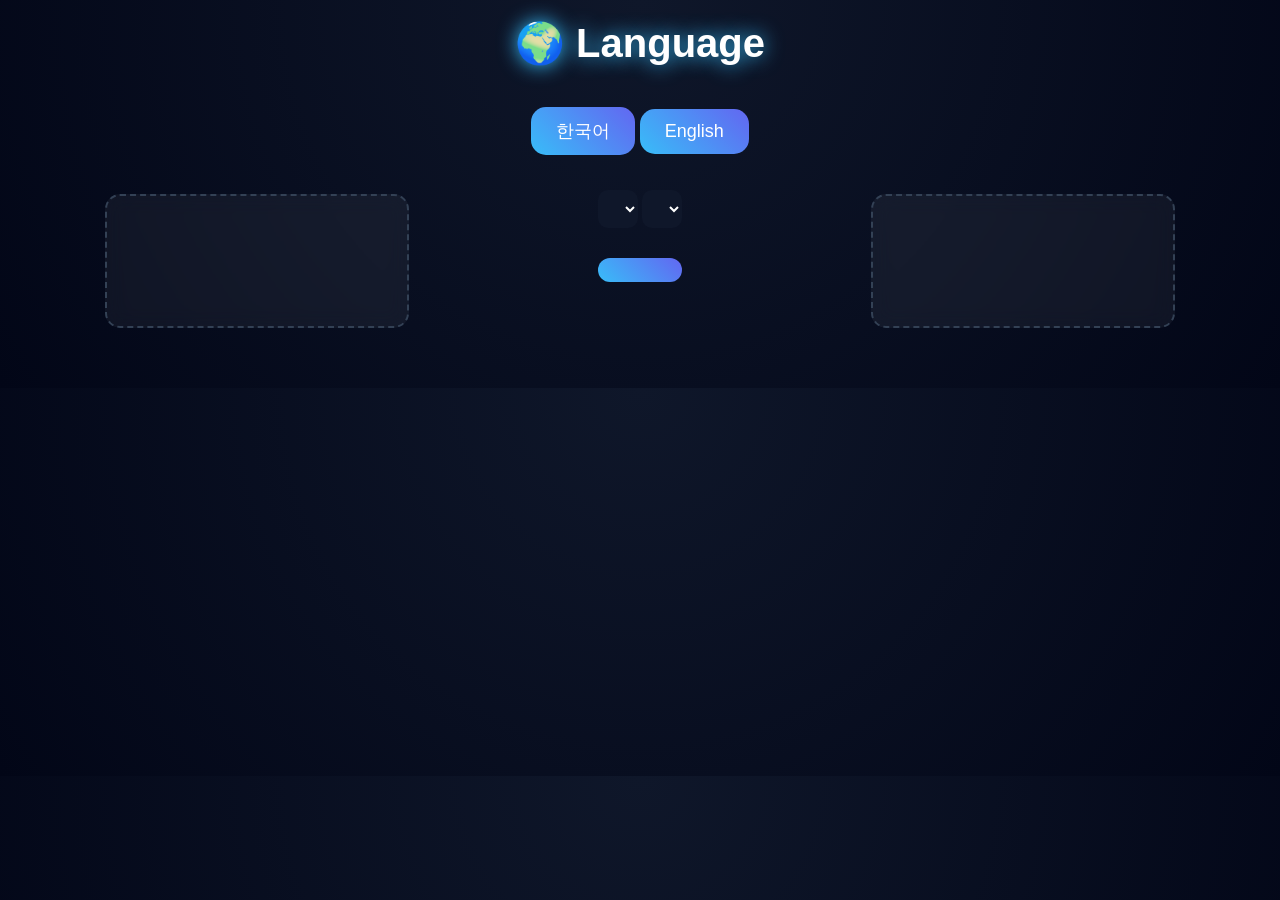
<file: brawl-ai/index.html>
<!DOCTYPE html>
<html lang="ko">
<head>
  <meta charset="UTF-8">
  <title>Brawl AI</title>
  <link rel="stylesheet" href="style.css">
</head>
<body>

<!-- 🌍 언어 선택 -->
<div id="languageScreen">
  <h1>🌍 Language</h1>
  <button onclick="setLang('ko')">한국어</button>
  <button onclick="setLang('en')">English</button>
</div>

<!-- 🎮 메인 -->
<div id="mainUI" class="hidden">

  <h1 id="title"></h1>

  <div class="top">

    <!-- 우리팀 -->
    <div class="side">
      <h3 id="teamText"></h3>
      <div id="teamBox" class="pickBox"></div>
    </div>

    <!-- 🎯 중앙 -->
    <div class="centerBox">

      <!-- 🔥 강조 UI -->
      <div class="modeMapBox">
        <label id="modeText"></label>
        <select id="mode" onchange="updateMaps()"></select>

        <label id="mapText"></label>
        <select id="map"></select>
      </div>

      <!-- 🔥 버튼 위치 -->
      <button id="btn" onclick="recommend()"></button>

      <div id="result"></div>

    </div>

    <!-- 상대팀 -->
    <div class="side">
      <h3 id="enemyText"></h3>
      <div id="enemyBox" class="pickBox"></div>
    </div>

  </div>

  <!-- 🎴 브롤러 -->
  <div id="brawlerGrid"></div>

</div>

<script src="script.js"></script>
</body>
</html>
</file>
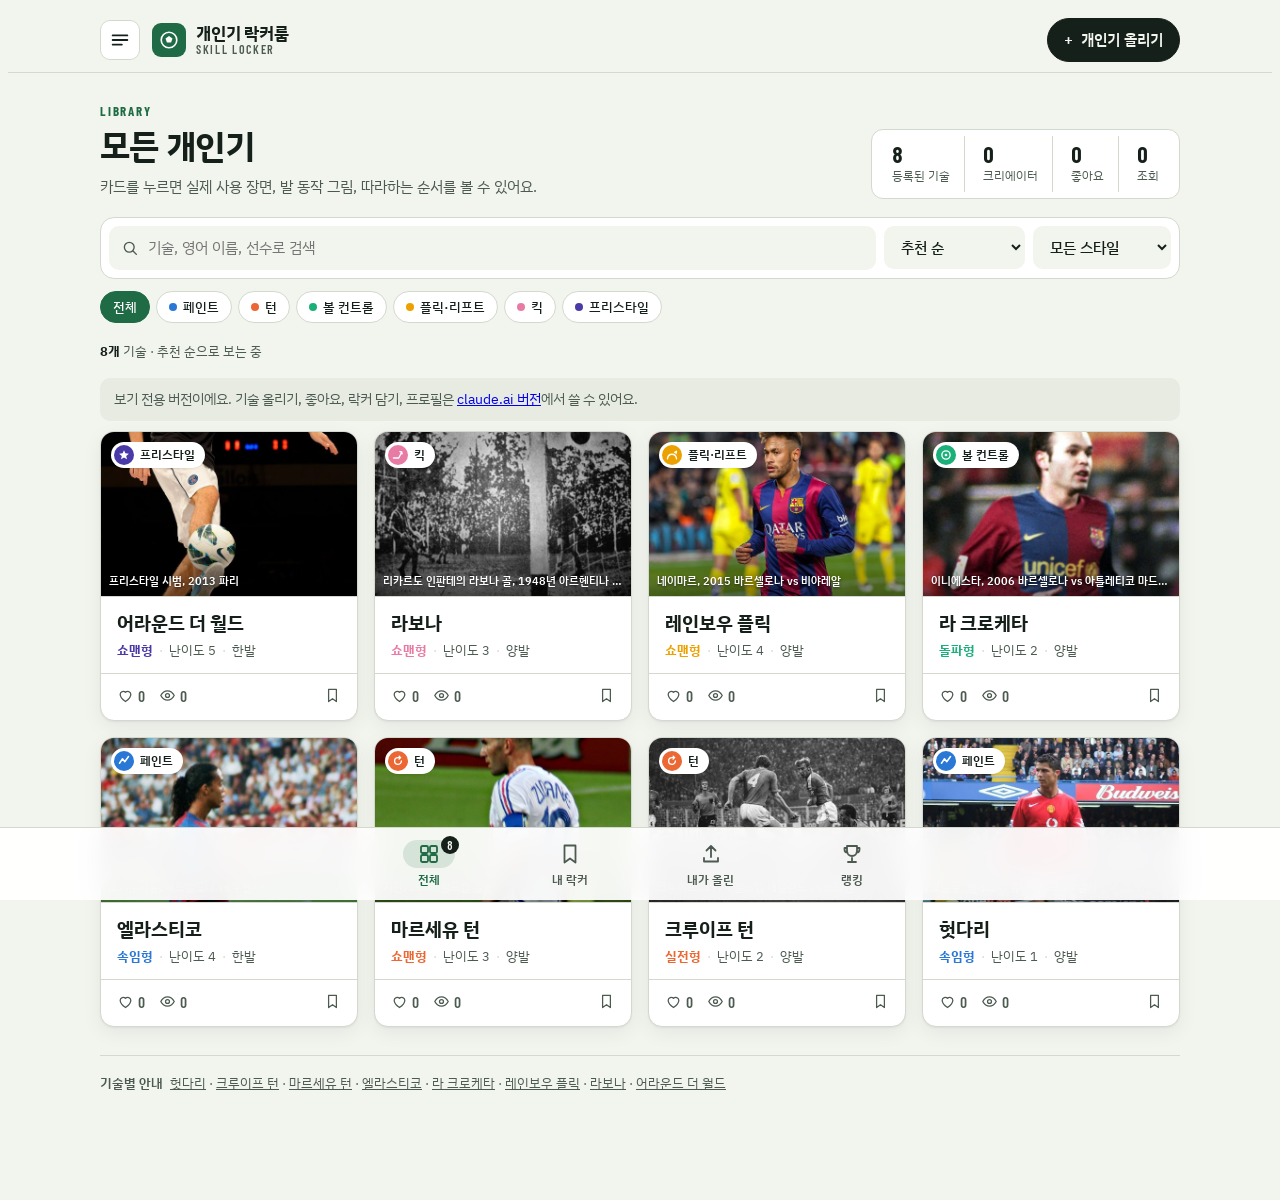
<file: skill-locker/index.html>
<!doctype html>
<html lang="ko">
<head>
<meta charset="utf-8">
<meta name="viewport" content="width=device-width,initial-scale=1,viewport-fit=cover">
<!-- SEO:HEAD:START -->
<title>개인기 락커룸 · 축구 개인기 배우는 법과 실제 사용 장면</title>
<meta name="description" content="헛다리, 크루이프 턴, 마르세유 턴, 엘라스티코, 라보나 등 축구 개인기를 발 동작 그림과 단계별 설명, 실제 선수 사용 사례, 따라하기 영상으로 정리한 개인기 모음.">
<link rel="canonical" href="https://bagseojun716-cpu.github.io/brawlranked-ai/skill-locker/">
<meta name="robots" content="index,follow">
<meta property="og:type" content="website">
<meta property="og:site_name" content="개인기 락커룸">
<meta property="og:locale" content="ko_KR">
<meta property="og:title" content="개인기 락커룸 · 축구 개인기 배우는 법과 실제 사용 장면">
<meta property="og:description" content="헛다리, 크루이프 턴, 마르세유 턴, 엘라스티코, 라보나 등 축구 개인기를 발 동작 그림과 단계별 설명, 실제 선수 사용 사례, 따라하기 영상으로 정리한 개인기 모음.">
<meta property="og:url" content="https://bagseojun716-cpu.github.io/brawlranked-ai/skill-locker/">
<meta property="og:image" content="https://bagseojun716-cpu.github.io/brawlranked-ai/skill-locker/images/stepover.jpg">
<meta name="twitter:card" content="summary_large_image">
<script type="application/ld+json">{"@context": "https://schema.org", "@type": "WebSite", "name": "개인기 락커룸", "url": "https://bagseojun716-cpu.github.io/brawlranked-ai/skill-locker/", "inLanguage": "ko", "description": "헛다리, 크루이프 턴, 마르세유 턴, 엘라스티코, 라보나 등 축구 개인기를 발 동작 그림과 단계별 설명, 실제 선수 사용 사례, 따라하기 영상으로 정리한 개인기 모음."}</script>
<script type="application/ld+json">{"@context": "https://schema.org", "@type": "ItemList", "name": "축구 개인기 목록", "itemListElement": [{"@type": "ListItem", "position": 1, "name": "헛다리", "url": "https://bagseojun716-cpu.github.io/brawlranked-ai/skill-locker/skills/stepover.html"}, {"@type": "ListItem", "position": 2, "name": "크루이프 턴", "url": "https://bagseojun716-cpu.github.io/brawlranked-ai/skill-locker/skills/cruyff.html"}, {"@type": "ListItem", "position": 3, "name": "마르세유 턴", "url": "https://bagseojun716-cpu.github.io/brawlranked-ai/skill-locker/skills/marseille.html"}, {"@type": "ListItem", "position": 4, "name": "엘라스티코", "url": "https://bagseojun716-cpu.github.io/brawlranked-ai/skill-locker/skills/elastico.html"}, {"@type": "ListItem", "position": 5, "name": "라 크로케타", "url": "https://bagseojun716-cpu.github.io/brawlranked-ai/skill-locker/skills/croqueta.html"}, {"@type": "ListItem", "position": 6, "name": "레인보우 플릭", "url": "https://bagseojun716-cpu.github.io/brawlranked-ai/skill-locker/skills/rainbow.html"}, {"@type": "ListItem", "position": 7, "name": "라보나", "url": "https://bagseojun716-cpu.github.io/brawlranked-ai/skill-locker/skills/rabona.html"}, {"@type": "ListItem", "position": 8, "name": "어라운드 더 월드", "url": "https://bagseojun716-cpu.github.io/brawlranked-ai/skill-locker/skills/around-the-world.html"}]}</script>
<!-- SEO:HEAD:END -->
<link rel="preconnect" href="https://fonts.googleapis.com">
<link rel="preconnect" href="https://fonts.gstatic.com" crossorigin>
<link rel="stylesheet" href="https://fonts.googleapis.com/css2?family=Barlow+Condensed:wght@600;700&family=IBM+Plex+Sans+KR:wght@400;500;600;700&display=swap">
<style>
:root{
  --bg:#F2F4EE;
  --surface:#FFFFFF;
  --surface-2:#E7EBE2;
  --ink:#16201A;
  --ink-2:#4C5A50;
  --line:#D3D9CE;
  --pitch:#1E6B45;
  --pitch-ink:#FFFFFF;
  --card:#E3A900;
  --card-ink:#1C1600;
  --heart:#D8413A;
  --danger:#B42318;
  --shadow:0 1px 2px rgba(22,32,26,.06),0 6px 20px rgba(22,32,26,.06);
  --c-feint:#2a78d6;--c-turn:#eb6834;--c-control:#1baf7a;--c-flick:#eda100;--c-kick:#e87ba4;--c-free:#4a3aa7;
  --tint:10%;
  --display:"Barlow Condensed","IBM Plex Sans KR","Apple SD Gothic Neo","Malgun Gothic",sans-serif;
  --body:"IBM Plex Sans KR","Apple SD Gothic Neo","Malgun Gothic",system-ui,sans-serif;
}
@media (prefers-color-scheme:dark){
  :root:not([data-theme="light"]){
    color-scheme:dark;
    --bg:#0E1511;--surface:#16201A;--surface-2:#1F2B23;--ink:#E4EBE5;--ink-2:#9AAA9F;
    --line:#2A382F;--pitch:#3FA46E;--pitch-ink:#08130D;--card:#F2C230;--card-ink:#1C1600;
    --heart:#F0645C;--danger:#F97066;--c-feint:#3987e5;--c-turn:#d95926;--c-control:#199e70;--c-flick:#c98500;--c-kick:#d55181;--c-free:#9085e9;--tint:18%;--shadow:0 1px 2px rgba(0,0,0,.3),0 6px 20px rgba(0,0,0,.25);
  }
}
:root[data-theme="dark"]{
  color-scheme:dark;
  --bg:#0E1511;--surface:#16201A;--surface-2:#1F2B23;--ink:#E4EBE5;--ink-2:#9AAA9F;
  --line:#2A382F;--pitch:#3FA46E;--pitch-ink:#08130D;--card:#F2C230;--card-ink:#1C1600;
  --heart:#F0645C;--danger:#F97066;--c-feint:#3987e5;--c-turn:#d95926;--c-control:#199e70;--c-flick:#c98500;--c-kick:#d55181;--c-free:#9085e9;--tint:18%;--shadow:0 1px 2px rgba(0,0,0,.3),0 6px 20px rgba(0,0,0,.25);
}
*{box-sizing:border-box}
[hidden]{display:none!important}
body{background:var(--bg);color:var(--ink);font-family:var(--body);font-size:15px;line-height:1.6;padding-inline:16px;padding-block:0 calc(96px + env(safe-area-inset-bottom,0px));-webkit-font-smoothing:antialiased}
.wrap{max-width:1080px;margin:0 auto}
button,input,select,textarea{font:inherit;color:inherit}
button{cursor:pointer}
:focus-visible{outline:2px solid var(--pitch);outline-offset:2px}

/* header */
/* app bar */
.appbar{position:sticky;top:env(safe-area-inset-top,0px);z-index:6;margin-inline:-16px;padding-inline:16px;background:color-mix(in srgb,var(--bg) 88%,transparent);backdrop-filter:saturate(1.4) blur(12px);-webkit-backdrop-filter:saturate(1.4) blur(12px);border-bottom:1px solid var(--line)}
.appbar-in{max-width:1080px;margin:0 auto;height:64px;display:flex;align-items:center;gap:12px}
.brand{display:flex;align-items:center;gap:10px;min-width:0;margin-right:auto}
.brand-mark{width:34px;height:34px;border-radius:9px;background:var(--pitch);color:var(--pitch-ink);display:grid;place-items:center;flex:none}
.brand-mark svg{width:22px;height:22px}
.brand-text{display:flex;flex-direction:column;line-height:1.15;min-width:0}
.brand-text strong{font-size:17px;font-weight:700;letter-spacing:-.01em;white-space:nowrap}
.brand-text span{font-family:var(--display);font-weight:600;font-size:12px;letter-spacing:.14em;color:var(--ink-2);text-transform:uppercase}
.appbar .btn.primary{padding:9px 16px}

/* page head */
.page-head{display:grid;grid-template-columns:1fr auto;gap:12px 24px;align-items:end;padding-block:28px 18px}
.kpis{display:flex;gap:4px;margin:0;background:var(--surface);border:1px solid var(--line);border-radius:12px;padding:6px}
.kpi{padding:6px 14px;display:flex;flex-direction:column;align-items:flex-start;border-right:1px solid var(--line)}
.kpi:last-child{border-right:0}
.kpi dt{font-size:12px;color:var(--ink-2);order:2}
.kpi dd{margin:0;font-family:var(--display);font-weight:700;font-size:22px;line-height:1.1;font-variant-numeric:tabular-nums}

/* bottom navigation */
.bottomnav{position:fixed;left:0;right:0;bottom:0;z-index:6;background:color-mix(in srgb,var(--surface) 94%,transparent);backdrop-filter:blur(12px);-webkit-backdrop-filter:blur(12px);border-top:1px solid var(--line);padding:6px 12px calc(6px + env(safe-area-inset-bottom,0px))}
.bottomnav-in{max-width:560px;margin:0 auto;display:grid;grid-template-columns:repeat(4,1fr);gap:4px}
.navtab{position:relative;border:0;background:none;border-radius:12px;padding:6px 4px 5px;display:flex;flex-direction:column;align-items:center;gap:2px;color:var(--ink-2);font-size:12px;font-weight:600}
.navtab svg{width:24px;height:24px}
.navtab:hover{background:var(--surface-2)}
.navtab[aria-selected="true"]{color:var(--pitch)}
.navtab[aria-selected="true"] .ico{background:color-mix(in srgb,var(--pitch) 14%,transparent)}
.navtab .ico{width:52px;height:28px;border-radius:14px;display:grid;place-items:center;transition:background .15s}
.navtab .n{position:absolute;top:2px;left:calc(50% + 12px);min-width:18px;height:18px;padding:0 5px;border-radius:9px;background:var(--ink);color:var(--bg);font-family:var(--display);font-size:12px;line-height:18px;text-align:center;font-variant-numeric:tabular-nums}
.navtab .n:empty,.navtab .n[data-zero]{display:none}
.eyebrow{font-family:var(--display);font-weight:700;letter-spacing:.14em;font-size:13px;color:var(--pitch);text-transform:uppercase;margin:0}
h1{margin:4px 0 0;font-size:clamp(26px,4.4vw,34px);line-height:1.2;font-weight:700;letter-spacing:-.02em;text-wrap:balance}
.lede{margin:8px 0 0;color:var(--ink-2);max-width:60ch;font-size:15px}
.btn{border:1.5px solid var(--ink);background:transparent;border-radius:999px;padding:9px 18px;font-weight:600;display:inline-flex;align-items:center;gap:8px;transition:background .15s,color .15s}
.btn:hover{background:var(--surface-2)}
.btn.primary{background:var(--ink);color:var(--bg)}
.btn.primary:hover{background:var(--pitch);border-color:var(--pitch);color:var(--pitch-ink)}
.btn.danger{border-color:var(--danger);color:var(--danger)}
.btn.danger.armed{background:var(--danger);color:#fff}
.btn:disabled{opacity:.45;cursor:not-allowed}

/* tabs + controls */
.controls{display:flex;flex-wrap:wrap;gap:8px;align-items:center;padding:8px;background:var(--surface);border:1px solid var(--line);border-radius:14px}
.search-wrap{flex:1 1 240px;min-width:0;position:relative}
.search-wrap svg{position:absolute;left:12px;top:50%;transform:translateY(-50%);width:18px;height:18px;color:var(--ink-2);pointer-events:none}
.search{width:100%;padding:9px 12px 9px 38px;border:1px solid transparent;border-radius:10px;background:var(--bg)}
.search:focus{border-color:var(--pitch);outline:none}
.controls select{padding:9px 12px;border:1px solid transparent;border-radius:10px;background:var(--bg);font-weight:500}
.filter-label{font-size:12px;color:var(--ink-2);font-weight:600;margin-left:4px}
.chips{display:flex;flex-wrap:wrap;gap:6px;margin-top:12px}
.result-line{margin:18px 0 0;font-size:13px;color:var(--ink-2)}
.result-line b{color:var(--ink);font-variant-numeric:tabular-nums}
.chip{border:1px solid var(--line);background:var(--surface);border-radius:999px;padding:5px 12px;font-size:13px;font-weight:500}
.chip[aria-pressed="true"]{background:var(--pitch);border-color:var(--pitch);color:var(--pitch-ink)}

/* category identity */
:where(.skill,.panel.detail,.sim){--c:var(--pitch)}
[data-cat="feint"]{--c:var(--c-feint)}
[data-cat="turn"]{--c:var(--c-turn)}
[data-cat="control"]{--c:var(--c-control)}
[data-cat="flick"]{--c:var(--c-flick)}
[data-cat="kick"]{--c:var(--c-kick)}
[data-cat="free"]{--c:var(--c-free)}
.band{margin:-16px -16px 0;padding:12px 14px 8px;border-radius:13px 13px 0 0;background:color-mix(in srgb,var(--c) var(--tint),var(--surface));display:flex;justify-content:space-between;align-items:flex-start;gap:8px;border-bottom:1px solid color-mix(in srgb,var(--c) 30%,var(--line))}
.catlabel{white-space:nowrap;display:inline-flex;align-items:center;gap:6px;font-family:var(--display);font-weight:700;letter-spacing:.1em;font-size:13px;text-transform:uppercase;color:var(--ink)}
.glyph{width:22px;height:22px;border-radius:6px;background:var(--c);color:#fff;display:inline-grid;place-items:center;flex:none}
.glyph svg{width:14px;height:14px}
.path{width:112px;height:52px;flex:none;color:var(--c)}
.path .trail{fill:none;stroke:currentColor;stroke-width:2.2;stroke-linecap:round;stroke-linejoin:round;stroke-dasharray:4 3}
.path .ball{fill:var(--surface);stroke:var(--ink);stroke-width:1.6}
.path .def{fill:none;stroke:var(--ink-2);stroke-width:1.6}
.path .goal{fill:none;stroke:var(--ink-2);stroke-width:1.6}
.persona{display:inline-flex;align-items:center;gap:5px;font-size:12px;font-weight:600;padding:2px 9px 2px 7px;border-radius:999px;border:1px solid color-mix(in srgb,var(--c) 45%,var(--line));color:var(--ink)}
.persona b{font-family:var(--display);font-size:14px;color:var(--c);letter-spacing:.02em}
.player{font-size:13px;color:var(--ink-2)}
.player strong{color:var(--ink);font-weight:600}
.tags{display:flex;flex-wrap:wrap;gap:6px;align-items:center}
.chip .dot{display:inline-block;width:8px;height:8px;border-radius:50%;background:var(--c);margin-right:6px;vertical-align:1px}
.chip[aria-pressed="true"] .dot{background:currentColor}
.stats{display:flex;flex-direction:column;gap:8px;background:var(--surface);border:1px solid var(--line);border-radius:12px;padding:14px}
.stat{display:grid;grid-template-columns:64px 1fr 22px;gap:10px;align-items:center;font-size:14px}
.stat .v{font-family:var(--display);font-weight:700;font-size:18px;text-align:right;font-variant-numeric:tabular-nums}
.meter{display:grid;grid-template-columns:repeat(5,1fr);gap:2px}
.meter i{height:10px;background:var(--surface-2)}
.meter i:first-child{border-radius:4px 0 0 4px}.meter i:last-child{border-radius:0 4px 4px 0}
.meter i.on{background:var(--c)}
.stat.top{font-weight:600}
.big-path{width:100%;max-width:260px;height:auto;aspect-ratio:120/56}
.band.has-dia{flex-direction:column;align-items:stretch;gap:4px;padding-bottom:6px}
.band-top{display:flex;justify-content:space-between;align-items:center;gap:8px}
.band-top .plabel{font-size:11px;font-weight:600;color:var(--ink-2)}
.dia{display:block;width:100%;height:auto;max-width:100%}
.dia .grass{fill:var(--ink);opacity:.035}
.dia .fp{fill:none;stroke:var(--ink-2);stroke-width:1.4}
.dia .fp.act{fill:var(--c);stroke:var(--c)}
.dia .fp.ghost{opacity:.45;stroke-dasharray:2 2}
.dia .body{fill:var(--ink-2);opacity:.18}
.dia .head{fill:var(--ink-2);opacity:.4}
.dia .ball{fill:var(--surface);stroke:var(--ink);stroke-width:1.5}
.dia .ball.air{stroke-dasharray:2.5 1.8}
.dia .shadow{fill:var(--ink);opacity:.15}
.dia .def{fill:none;stroke:var(--ink-2);stroke-width:1.5}
.dia .goal{fill:none;stroke:var(--ink-2);stroke-width:1.5}
.dia .a-ball{fill:none;stroke:var(--c);stroke-width:2.2;stroke-linecap:round}
.dia .a-ball.air{stroke-dasharray:5 3.5}
.dia .a-foot{fill:none;stroke:var(--ink);stroke-width:1.4;stroke-dasharray:3.5 2.5;stroke-linecap:round}
.dia .a-fake{fill:none;stroke:var(--ink-2);stroke-width:1.3;stroke-dasharray:1.5 2.5;stroke-linecap:round;opacity:.9}
.dia .a-body{fill:none;stroke:var(--ink-2);stroke-width:1.4;stroke-linecap:round}
.dia .badge circle{fill:var(--ink)}
.dia .badge text{fill:var(--bg);font:700 8.5px var(--body);text-anchor:middle;dominant-baseline:central}
.dia .dir{fill:var(--ink-2);font:600 7px var(--body)}
.dia-fig{margin:0;display:flex;flex-direction:column;gap:10px;background:color-mix(in srgb,var(--c) var(--tint),var(--surface));border:1px solid color-mix(in srgb,var(--c) 30%,var(--line));border-radius:14px;padding:12px}
.dia-fig figcaption{display:flex;flex-direction:column;gap:6px}
.dia-steps{margin:0;padding:0;list-style:none;display:flex;flex-direction:column;gap:6px}
.dia-steps li{display:grid;grid-template-columns:20px 1fr;gap:8px;font-size:14px;align-items:start}
.dia-steps li b{width:20px;height:20px;border-radius:50%;background:var(--ink);color:var(--bg);font-size:11px;display:grid;place-items:center;margin-top:1px}
.dia-legend{display:flex;flex-wrap:wrap;gap:6px 14px;font-size:12px;color:var(--ink-2);padding-top:8px;border-top:1px solid color-mix(in srgb,var(--c) 25%,var(--line))}
.dia-legend span{display:inline-flex;align-items:center;gap:5px}
.dia-legend svg{width:22px;height:12px}
.legend{display:flex;gap:14px;font-size:12px;color:var(--ink-2);align-items:center;flex-wrap:wrap}
.legend svg{width:14px;height:14px;vertical-align:-2px;margin-right:4px}
.pattern-pick{display:grid;grid-template-columns:repeat(3,1fr);gap:6px}
.pattern-pick button{border:1px solid var(--line);background:var(--surface);border-radius:10px;padding:6px 4px 4px;display:flex;flex-direction:column;align-items:center;gap:0;font-size:12px;color:var(--ink-2)}
.pattern-pick button[aria-pressed="true"]{border-color:var(--c);box-shadow:0 0 0 1px var(--c);color:var(--ink)}
.pattern-pick .path{width:88px;height:40px}
.statpick{display:grid;grid-template-columns:auto 1fr;gap:6px 12px;align-items:center}
.statpick .seg button{min-width:34px;padding:4px 8px;font-size:15px}

.similar{display:grid;grid-template-columns:repeat(auto-fill,minmax(150px,1fr));gap:8px}
.sim{text-align:left;border:1px solid var(--line);background:var(--surface);border-radius:12px;padding:8px 10px 10px;display:flex;flex-direction:column;gap:2px;transition:border-color .15s}
.sim:hover{border-color:var(--c)}
.sim .path{width:88px;height:40px}
.sim strong{font-size:15px;line-height:1.3}
.sim .why{font-size:12px;color:var(--ink-2)}
.cases{display:flex;flex-direction:column;gap:8px;margin:0;padding:0;list-style:none}
.cases li{background:var(--surface);border:1px solid var(--line);border-radius:10px;padding:10px 12px;display:flex;flex-direction:column;gap:2px}
.cases .who{font-weight:600}
.cases .when{font-family:var(--display);font-weight:600;font-size:14px;color:var(--c);letter-spacing:.02em}
.cases .video{font-size:14px;margin-top:4px}
.vid{font-size:12px;padding:1px 8px;border-radius:999px;background:color-mix(in srgb,var(--c) 14%,var(--surface));color:var(--ink);white-space:nowrap}
.cases .what{color:var(--ink-2);font-size:14px}

/* required / form */
.req{font-size:11px;font-weight:700;color:var(--danger);margin-left:4px;letter-spacing:.02em}
.field.missing label{color:var(--danger)}
.caserow{display:grid;grid-template-columns:1fr 1fr;gap:6px;background:var(--surface);border:1px solid var(--line);border-radius:10px;padding:10px}
.caserow input{padding:8px 10px!important}
.caserow .wide{grid-column:1/-1}
.caserow .rowhead{grid-column:1/-1;display:flex;justify-content:space-between;align-items:center;font-size:12px;color:var(--ink-2);font-weight:600}
.linkbtn{border:0;background:none;color:var(--pitch);font-weight:600;padding:4px 0;text-align:left}
.linkbtn.danger{color:var(--danger);font-size:12px}
.simpick{display:flex;flex-direction:column;gap:6px}
.simlist{max-height:180px;overflow-y:auto;border:1px solid var(--line);border-radius:10px;background:var(--surface)}
.simlist label{display:flex;align-items:center;gap:8px;padding:7px 10px;font-weight:500;font-size:14px;border-bottom:1px solid var(--line);cursor:pointer}
.simlist label:last-child{border-bottom:0}
.field .simlist input{width:auto;flex:none;padding:0}
.simlist .hint{margin-left:auto}
.simlist .dot{width:8px;height:8px;border-radius:50%;background:var(--c);flex:none}
.remaining{font-size:13px;color:var(--ink-2);margin:0;flex-basis:100%}
.remaining b{color:var(--danger);font-weight:600}
.remaining.done{color:var(--pitch);font-weight:600}

/* creator levels */
.lvl{display:inline-flex;align-items:center;gap:4px;font-size:11px;font-weight:700;padding:1px 8px;border-radius:999px;white-space:nowrap;letter-spacing:.02em}
.lvl-0{background:var(--surface-2);color:var(--ink-2)}
.lvl-1{background:color-mix(in srgb,var(--pitch) 16%,var(--surface));color:var(--ink)}
.lvl-2{background:var(--ink);color:var(--bg)}
.lvl-3{background:var(--card);color:var(--card-ink)}
.skill.legend{border:2px solid var(--card)}
.views{display:inline-flex;align-items:center;gap:4px;color:var(--ink-2);font-family:var(--display);font-size:16px;font-weight:600;padding:4px 6px;font-variant-numeric:tabular-nums}
.views svg{width:18px;height:18px}
.creator{grid-column:1/-1;display:grid;grid-template-columns:auto 1fr;gap:14px 18px;align-items:center;background:var(--surface);border:1px solid var(--line);border-radius:14px;padding:18px;box-shadow:var(--shadow)}
.creator img{width:56px;height:56px;border-radius:50%}
.creator h3{margin:0;font-size:18px;display:flex;align-items:center;gap:8px;flex-wrap:wrap}
.creator .nums{display:flex;gap:18px;flex-wrap:wrap;margin-top:6px}
.num{display:flex;flex-direction:column}
.num b{font-family:var(--display);font-size:26px;line-height:1.1;font-variant-numeric:tabular-nums}
.num span{font-size:12px;color:var(--ink-2)}
.progress{grid-column:1/-1}
.progress .track{height:8px;border-radius:4px;background:var(--surface-2);overflow:hidden}
.progress .fill{height:100%;background:var(--card);border-radius:4px}
.progress p{margin:6px 0 0;font-size:13px;color:var(--ink-2)}
.perks{grid-column:1/-1;display:grid;grid-template-columns:repeat(auto-fit,minmax(200px,1fr));gap:8px}
.perk{border:1px solid var(--line);border-radius:10px;padding:10px 12px;font-size:13px;color:var(--ink-2);display:flex;flex-direction:column;gap:4px;background:var(--bg)}
.perk.on{border-color:var(--pitch)}
.perk .lvl{align-self:flex-start}
.ranklist{grid-column:1/-1;display:flex;flex-direction:column;gap:6px;margin:0;padding:0;list-style:none}
.ranklist li{display:grid;grid-template-columns:36px 32px 1fr auto;gap:12px;align-items:center;background:var(--surface);border:1px solid var(--line);border-radius:12px;padding:10px 14px}
.ranklist li.me{border-color:var(--pitch)}
.ranklist .pos{font-family:var(--display);font-weight:700;font-size:22px;text-align:center;font-variant-numeric:tabular-nums}
.ranklist img{width:32px;height:32px;border-radius:50%}
.ranklist .who{display:flex;flex-direction:column;min-width:0}
.ranklist .who strong{overflow:hidden;text-overflow:ellipsis;white-space:nowrap}
.ranklist .who span{font-size:12px;color:var(--ink-2)}
.ranklist .pts{font-family:var(--display);font-weight:700;font-size:20px;font-variant-numeric:tabular-nums;text-align:right}
.ranklist .pts small{display:block;font-family:var(--body);font-size:11px;font-weight:500;color:var(--ink-2)}
.section-title{grid-column:1/-1;margin:8px 0 0;font-size:16px}
.pick-tag{font-size:11px;font-weight:700;color:var(--pitch)}

/* menu + drawer */
.menu-btn{width:40px;height:40px;border-radius:10px;border:1px solid var(--line);background:var(--surface);display:grid;place-items:center;padding:0;flex:none}
.menu-btn:hover{background:var(--surface-2)}
.menu-btn svg{width:22px;height:22px}
.overlay.left{justify-content:flex-start}
.panel.drawer{box-shadow:8px 0 30px rgba(0,0,0,.2);width:min(440px,100%)}
.seg-tabs{display:grid;grid-template-columns:1fr 1fr;gap:4px;background:var(--surface-2);border-radius:12px;padding:4px}
.seg-tabs button{border:0;background:none;border-radius:9px;padding:8px;font-weight:600;color:var(--ink-2)}
.seg-tabs button[aria-selected="true"]{background:var(--surface);color:var(--ink);box-shadow:var(--shadow)}
.prof-head{display:grid;grid-template-columns:72px 1fr;gap:14px;align-items:center}
.prof-head img{width:72px;height:72px;border-radius:50%;border:3px solid var(--surface)}
.prof-head h2{font-size:24px}
.prof-bio{margin:0;color:var(--ink-2)}
.prof-facts{display:grid;grid-template-columns:1fr 1fr;gap:8px;margin:0}
.prof-nums{display:grid;grid-template-columns:repeat(4,1fr);gap:8px}
.prof-nums .num{background:var(--surface);border:1px solid var(--line);border-radius:10px;padding:10px;align-items:center}
.prof-skills{display:grid;grid-template-columns:repeat(auto-fill,minmax(150px,1fr));gap:8px}
.who-link{border:0;background:none;padding:0;color:inherit;font:inherit;text-decoration:underline;text-decoration-color:var(--line);text-underline-offset:3px}
.who-link:hover{text-decoration-color:currentColor}
.about h3{margin:0;font-size:17px}
.about p{margin:0;color:var(--ink-2)}
.about ol{margin:0;padding-left:20px;display:flex;flex-direction:column;gap:6px;color:var(--ink-2)}
.about ol b{color:var(--ink)}
.about .rule{display:grid;grid-template-columns:auto 1fr;gap:6px 12px;background:var(--surface);border:1px solid var(--line);border-radius:12px;padding:14px;font-size:14px}
.about .rule b{font-family:var(--display);font-size:18px}
@media (max-width:560px){.prof-nums{grid-template-columns:repeat(2,1fr)}}

/* card (simplified) */
.skill{padding:0!important;gap:0!important;overflow:hidden}
.thumb{position:relative;aspect-ratio:170/110;background:color-mix(in srgb,var(--c) var(--tint),var(--surface));border-bottom:1px solid var(--line);display:grid;place-items:center}
.thumb-art{width:100%;height:100%;display:grid;place-items:center}
.thumb-art .dia{width:100%;height:100%}
.thumb-path{width:62%;height:auto}
.cat-chip{position:absolute;top:10px;left:10px;z-index:1;display:inline-flex;align-items:center;gap:6px;padding:3px 10px 3px 3px;border-radius:999px;background:var(--surface);font-size:12px;font-weight:600;box-shadow:0 1px 2px rgba(0,0,0,.08)}
.cat-chip .glyph{width:20px;height:20px;border-radius:50%}
.cat-chip .glyph svg{width:12px;height:12px}
.card-body{padding:14px 16px 12px;display:flex;flex-direction:column;gap:4px}
.card-body h3{margin:0;font-size:17px;line-height:1.35;overflow:hidden;text-overflow:ellipsis;white-space:nowrap}
.sub{margin:0;display:flex;flex-wrap:wrap;align-items:center;font-size:13px;color:var(--ink-2)}
.sub span+span::before{content:"·";margin:0 6px;color:var(--line)}
.sub .pers{color:var(--c);font-weight:700}
.card-foot{margin-top:auto;display:flex;justify-content:space-between;align-items:center;padding:6px 10px 8px 10px;border-top:1px solid var(--line)}
.card-foot .acts{display:flex;align-items:center;gap:2px}
.card-foot .icon-btn,.card-foot .views{font-size:15px;padding:4px 6px}
.card-foot .icon-btn svg,.card-foot .views svg{width:17px;height:17px}

/* photos */
.thumb img.photo{position:absolute;inset:0;width:100%;height:100%;object-fit:cover}
.thumb .photo-cap{position:absolute;left:8px;right:8px;bottom:6px;z-index:1;color:#fff;font-size:11px;font-weight:600;text-shadow:0 1px 3px rgba(0,0,0,.6);white-space:nowrap;overflow:hidden;text-overflow:ellipsis}
.thumb.has-photo::after{content:"";position:absolute;inset:auto 0 0 0;height:40%;background:linear-gradient(transparent,rgba(0,0,0,.45))}
.hero{margin:0;border-radius:14px;overflow:hidden;background:var(--surface-2);aspect-ratio:170/110;position:relative}
.credit{margin:-8px 0 0;font-size:12px;color:var(--ink-2)}
.credit a{color:var(--ink-2);text-decoration:underline}
.hero img{width:100%;height:100%;object-fit:cover;display:block}
.hero figcaption{position:absolute;left:0;right:0;bottom:0;padding:18px 12px 8px;color:#fff;font-size:13px;font-weight:600;background:linear-gradient(transparent,rgba(0,0,0,.6))}
.photo-drop{display:grid;place-items:center;aspect-ratio:170/110;border:1.5px dashed var(--line);border-radius:12px;background:var(--surface);cursor:pointer;position:relative;overflow:hidden;text-align:center;padding:12px}
.photo-drop:hover,.photo-drop.over{border-color:var(--pitch)}
.photo-drop img{position:absolute;inset:0;width:100%;height:100%;object-fit:cover}
.photo-drop .ph{display:flex;flex-direction:column;align-items:center;gap:6px;color:var(--ink-2);font-size:13px}
.photo-drop .ph svg{width:32px;height:32px}
.photo-drop .ph b{color:var(--ink);font-size:14px}
.photo-row{display:flex;gap:8px;flex-wrap:wrap;align-items:center}
.check{display:flex;gap:8px;align-items:flex-start;font-size:13px;color:var(--ink-2);font-weight:500!important}
.check input{width:auto!important;margin-top:3px}
.field.missing .photo-drop{border-color:var(--danger)}

/* 검색엔진용 기술 링크 (GitHub Pages 버전에만 있음) */
.seo-links{margin-top:28px;padding-top:14px;border-top:1px solid var(--line);font-size:13px;color:var(--ink-2);line-height:2}
.seo-links span{font-weight:600;margin-right:4px}
.seo-links a{color:var(--ink-2)}

/* grid */
.grid{display:grid;grid-template-columns:repeat(auto-fill,minmax(240px,1fr));gap:16px;margin-top:10px}
.skill{background:var(--surface);border:1px solid var(--line);border-radius:14px;padding:16px;cursor:pointer;display:flex;flex-direction:column;gap:10px;text-align:left;box-shadow:var(--shadow);transition:transform .15s,border-color .15s}
.skill:hover{transform:translateY(-2px);border-color:var(--pitch)}
.skill-head{display:flex;justify-content:space-between;align-items:center;gap:8px}
.skill h3{margin:0;font-size:19px;line-height:1.3;text-wrap:balance}
.en{font-family:var(--display);font-weight:600;font-size:15px;color:var(--ink-2);letter-spacing:.02em}
.summary{margin:0;color:var(--ink-2);font-size:14px;display:-webkit-box;-webkit-line-clamp:3;-webkit-box-orient:vertical;overflow:hidden}
.meta{display:flex;align-items:center;justify-content:space-between;gap:8px;margin-top:auto;padding-top:10px;border-top:1px dashed var(--line)}
.diff{display:flex;align-items:center;gap:6px;font-size:12px;color:var(--ink-2);white-space:nowrap}
.bars{display:flex;gap:2px}
.bars i{width:6px;height:14px;border-radius:2px;background:var(--line)}
.bars i.on{background:var(--card)}
.foot{font-size:12px;padding:1px 8px;border-radius:999px;background:var(--surface-2);color:var(--ink-2);white-space:nowrap}
.acts{display:flex;gap:0}
.meta .icon-btn,.meta .views{padding:4px 5px}
.icon-btn{border:0;background:none;display:inline-flex;align-items:center;gap:4px;padding:4px 6px;border-radius:8px;color:var(--ink-2);font-family:var(--display);font-size:16px;font-weight:600;font-variant-numeric:tabular-nums}
.icon-btn:hover{background:var(--surface-2)}
.icon-btn svg{width:18px;height:18px}
.icon-btn.liked{color:var(--heart)}
.icon-btn.saved{color:var(--pitch)}
.icon-btn.liked svg path,.icon-btn.saved svg path{fill:currentColor}
.empty{grid-column:1/-1;padding:40px 16px;text-align:center;color:var(--ink-2);border:1.5px dashed var(--line);border-radius:14px}
.notice{margin-top:16px;padding:10px 14px;border-radius:10px;background:var(--surface-2);color:var(--ink-2);font-size:14px}

/* overlay panels */
.overlay{position:fixed;inset:0;background:rgba(10,16,12,.5);display:flex;justify-content:flex-end;z-index:10}
.panel{background:var(--bg);width:min(560px,100%);height:100%;overflow-y:auto;padding:24px 20px calc(32px + env(safe-area-inset-bottom,0px));padding-top:calc(24px + env(safe-area-inset-top,0px));display:flex;flex-direction:column;gap:16px;box-shadow:-8px 0 30px rgba(0,0,0,.2)}
.panel>*{flex-shrink:0}
.panel-head{display:flex;justify-content:space-between;align-items:start;gap:12px}
.panel h2{margin:0;font-size:26px;line-height:1.2;text-wrap:balance}
.close{border:0;background:var(--surface-2);width:36px;height:36px;border-radius:50%;font-size:20px;line-height:1;flex:none}
.facts{display:grid;grid-template-columns:repeat(3,1fr);gap:8px}
.fact{background:var(--surface);border:1px solid var(--line);border-radius:10px;padding:10px 12px}
.fact dt{font-size:12px;color:var(--ink-2)}
.fact dd{margin:2px 0 0;font-weight:600}
.section-label{font-family:var(--display);font-weight:700;letter-spacing:.12em;font-size:13px;text-transform:uppercase;color:var(--ink-2);margin:0}
ol.steps{margin:0;padding:0;list-style:none;counter-reset:s;display:flex;flex-direction:column;gap:8px}
ol.steps li{counter-increment:s;display:grid;grid-template-columns:32px 1fr;gap:10px;align-items:start;background:var(--surface);border:1px solid var(--line);border-radius:10px;padding:10px 12px}
ol.steps li::before{content:counter(s);font-family:var(--display);font-weight:700;font-size:20px;line-height:1.3;color:var(--card-ink);background:var(--card);border-radius:6px;text-align:center}
.tip{border-left:3px solid var(--pitch);padding:4px 0 4px 12px;color:var(--ink-2);margin:0}
.video{display:inline-flex;align-items:center;gap:8px;font-weight:600;color:var(--pitch);word-break:break-all}
.byline{display:flex;align-items:center;gap:8px;color:var(--ink-2);font-size:13px}
.byline img{width:22px;height:22px;border-radius:50%}
.panel-foot{display:flex;flex-wrap:wrap;gap:8px;margin-top:auto;padding-top:12px;border-top:1px solid var(--line)}

/* form */
form{display:flex;flex-direction:column;gap:14px}
.field{display:flex;flex-direction:column;gap:6px}
.field label{font-weight:600;font-size:14px}
.field .hint{font-size:12px;color:var(--ink-2)}
.field input,.field select,.field textarea{padding:10px 12px;border:1px solid var(--line);border-radius:10px;background:var(--surface);width:100%}
.field textarea{min-height:120px;resize:vertical}
.row2{display:grid;grid-template-columns:1fr 1fr;gap:12px}
.seg{display:flex;gap:4px;flex-wrap:wrap}
.seg button{border:1px solid var(--line);background:var(--surface);border-radius:8px;padding:6px 12px;font-family:var(--display);font-weight:700;font-size:16px;min-width:40px}
.seg button[aria-pressed="true"]{background:var(--card);border-color:var(--card);color:var(--card-ink)}
.err{color:var(--danger);font-size:14px;margin:0}
.toast{position:fixed;left:50%;bottom:calc(88px + env(safe-area-inset-bottom,0px));transform:translateX(-50%);background:var(--ink);color:var(--bg);padding:10px 18px;border-radius:999px;font-weight:600;z-index:20}

@media (max-width:560px){
  .pattern-pick{grid-template-columns:repeat(2,1fr)}
  .grid{grid-template-columns:1fr 1fr;gap:10px}
  .card-body{padding:10px 12px 8px}
  .card-body h3{font-size:15px}
  .sub{font-size:12px}
  .sub span+span::before{margin:0 4px}
  .card-foot{padding:4px 6px 6px}
  .cat-chip{top:6px;left:6px;font-size:11px}
  .creator,.ranklist,.section-title{grid-column:1/-1}
  .page-head{grid-template-columns:1fr}
  .kpis{width:100%}
  .kpi{flex:1;padding:6px 8px}
  .appbar .btn.primary .lbl{display:none}
  .appbar .btn.primary{width:40px;height:40px;padding:0;justify-content:center;border-radius:10px}
  .brand-text span{display:none}
  .row2{grid-template-columns:1fr}
  .facts{grid-template-columns:1fr 1fr}
}
@media (prefers-reduced-motion:reduce){*{transition:none!important}}
</style>
</head>
<body>
<header class="appbar">
  <div class="appbar-in">
    <button class="menu-btn" id="menuBtn" type="button" aria-label="메뉴 열기: 프로필과 앱 소개" aria-haspopup="dialog">
      <svg viewBox="0 0 24 24" aria-hidden="true"><path d="M4 7h16M4 12h16M4 17h10" fill="none" stroke="currentColor" stroke-width="2" stroke-linecap="round"/></svg>
    </button>
    <div class="brand">
      <span class="brand-mark" aria-hidden="true"><svg viewBox="0 0 24 24"><circle cx="12" cy="12" r="8.5" fill="none" stroke="currentColor" stroke-width="1.8"/><path d="M12 7.5l3.8 2.8-1.5 4.4H9.7l-1.5-4.4z" fill="currentColor"/></svg></span>
      <span class="brand-text"><strong>개인기 락커룸</strong><span>Skill Locker</span></span>
    </div>
    <button class="btn primary" id="openNew" type="button" aria-label="개인기 올리기"><span aria-hidden="true">+</span><span class="lbl">개인기 올리기</span></button>
  </div>
</header>

<main class="wrap">
  <section class="page-head">
    <div>
      <p class="eyebrow" id="pgEyebrow">Library</p>
      <h1 id="pgTitle">모든 개인기</h1>
      <p class="lede" id="pgDesc"></p>
    </div>
    <dl class="kpis" id="kpis"></dl>
  </section>

  <div class="controls" role="search">
    <div class="search-wrap">
      <svg viewBox="0 0 24 24" aria-hidden="true"><circle cx="11" cy="11" r="6.5" fill="none" stroke="currentColor" stroke-width="1.8"/><path d="M16 16l4.5 4.5" stroke="currentColor" stroke-width="1.8" stroke-linecap="round"/></svg>
      <input class="search" id="q" type="search" placeholder="기술, 영어 이름, 선수로 검색" aria-label="개인기 검색">
    </div>
    <select id="sort" aria-label="정렬 기준">
      <option value="rec">추천 순</option>
      <option value="popular">좋아요 많은 순</option>
      <option value="views">조회수 많은 순</option>
      <option value="new">최신 순</option>
      <option value="easy">쉬운 기술부터</option>
      <option value="hard">어려운 기술부터</option>
    </select>
    <select id="persona" aria-label="스타일로 거르기">
      <option value="">모든 스타일</option>
    </select>
  </div>
  <div class="chips" id="chips" aria-label="분류로 거르기"></div>
  <p class="result-line" id="resultLine" aria-live="polite"></p>

  <div class="notice" id="notice" hidden></div>
  <div class="grid" id="grid"><div class="empty">락커룸 여는 중…</div></div>
  <!-- SEO:LINKS:START -->
<nav class="seo-links" aria-label="기술별 안내 페이지"><span>기술별 안내</span> <a href="skills/stepover.html">헛다리</a> · <a href="skills/cruyff.html">크루이프 턴</a> · <a href="skills/marseille.html">마르세유 턴</a> · <a href="skills/elastico.html">엘라스티코</a> · <a href="skills/croqueta.html">라 크로케타</a> · <a href="skills/rainbow.html">레인보우 플릭</a> · <a href="skills/rabona.html">라보나</a> · <a href="skills/around-the-world.html">어라운드 더 월드</a></nav>
<!-- SEO:LINKS:END -->
</main>

<nav class="bottomnav" aria-label="주요 메뉴">
  <div class="bottomnav-in" role="tablist">
    <button class="navtab tab" role="tab" data-tab="all" aria-selected="true">
      <span class="ico"><svg viewBox="0 0 24 24" aria-hidden="true"><rect x="4" y="4" width="7" height="7" rx="1.5" fill="none" stroke="currentColor" stroke-width="1.8"/><rect x="13" y="4" width="7" height="7" rx="1.5" fill="none" stroke="currentColor" stroke-width="1.8"/><rect x="4" y="13" width="7" height="7" rx="1.5" fill="none" stroke="currentColor" stroke-width="1.8"/><rect x="13" y="13" width="7" height="7" rx="1.5" fill="none" stroke="currentColor" stroke-width="1.8"/></svg></span>
      전체<span class="n" id="nAll"></span>
    </button>
    <button class="navtab tab" role="tab" data-tab="saved" aria-selected="false">
      <span class="ico"><svg viewBox="0 0 24 24" aria-hidden="true"><path d="M6.5 3.5h11v17l-5.5-4-5.5 4z" fill="none" stroke="currentColor" stroke-width="1.8" stroke-linejoin="round"/></svg></span>
      내 락커<span class="n" id="nSaved"></span>
    </button>
    <button class="navtab tab" role="tab" data-tab="mine" aria-selected="false">
      <span class="ico"><svg viewBox="0 0 24 24" aria-hidden="true"><path d="M12 4v11M7.5 8.5L12 4l4.5 4.5M5 16v3.5h14V16" fill="none" stroke="currentColor" stroke-width="1.8" stroke-linecap="round" stroke-linejoin="round"/></svg></span>
      내가 올린<span class="n" id="nMine"></span>
    </button>
    <button class="navtab tab" role="tab" data-tab="creators" aria-selected="false">
      <span class="ico"><svg viewBox="0 0 24 24" aria-hidden="true"><path d="M8 20h8M12 16v4M7 4h10v5a5 5 0 0 1-10 0zM7 6H4.5v1.5A3 3 0 0 0 7.5 10.5M17 6h2.5v1.5a3 3 0 0 1-3 3" fill="none" stroke="currentColor" stroke-width="1.8" stroke-linecap="round" stroke-linejoin="round"/></svg></span>
      랭킹
    </button>
  </div>
</nav>

<div class="overlay" id="detail" hidden>
  <div class="panel" role="dialog" aria-modal="true" aria-labelledby="dTitle" id="detailPanel"></div>
</div>

<div class="overlay" id="compose" hidden>
  <div class="panel" role="dialog" aria-modal="true" aria-labelledby="cTitle">
    <div class="panel-head">
      <div>
        <div class="eyebrow">New Skill</div>
        <h2 id="cTitle">개인기 올리기</h2>
      </div>
      <button class="close" type="button" data-close aria-label="닫기">×</button>
    </div>
    <form id="form" novalidate>
      <p class="hint" style="margin:0"><span class="req">필수</span> 항목을 모두 채워야 올릴 수 있어요. 영상과 비슷한 개인기, 영어 이름은 선택이에요.</p>
      <div class="field" data-req="photo">
        <label id="fPhotoLabel">썸네일 사진<span class="req">필수</span></label>
        <span class="hint">선수가 이 기술을 쓰는 순간이 잘 보이는 사진을 올려 주세요. 가로 사진이 좋아요. 카드 비율(17:11)로 가운데를 잘라 작게 줄여 저장해요.</span>
        <label class="photo-drop" id="fPhotoDrop" for="fPhoto">
          <span class="ph" id="fPhotoPh">
            <svg viewBox="0 0 24 24" aria-hidden="true"><rect x="3" y="5" width="18" height="14" rx="2" fill="none" stroke="currentColor" stroke-width="1.6"/><circle cx="9" cy="10" r="2" fill="none" stroke="currentColor" stroke-width="1.6"/><path d="M4 17l5-4 4 3 3-2 4 3" fill="none" stroke="currentColor" stroke-width="1.6" stroke-linejoin="round"/></svg>
            <b>사진 고르기</b>
            <span>누르거나 여기로 끌어다 놓기 · JPG, PNG, WEBP</span>
          </span>
        </label>
        <input id="fPhoto" type="file" accept="image/*" hidden>
        <div class="photo-row">
          <input id="fPhotoCap" maxlength="60" placeholder="사진 설명 (선택) · 예: 지단, 2006 월드컵 스페인전" style="flex:1 1 220px">
          <button class="linkbtn danger" type="button" id="fPhotoClear" hidden>사진 빼기</button>
        </div>
        <label class="check"><input type="checkbox" id="fPhotoOk"> 직접 찍었거나 올려도 되는 사진이에요. (방송·기사 사진은 저작권이 있을 수 있어요.)</label>
      </div>
      <div class="row2">
        <div class="field" data-req="name">
          <label for="fName">기술 이름<span class="req">필수</span></label>
          <input id="fName" maxlength="40" placeholder="예: 마르세유 턴">
        </div>
        <div class="field">
          <label for="fEn">영어 이름 <span class="hint">(선택)</span></label>
          <input id="fEn" maxlength="40" placeholder="예: Marseille Turn">
        </div>
      </div>
      <div class="row2">
        <div class="field" data-req="cat">
          <label for="fCat">분류<span class="req">필수</span></label>
          <select id="fCat"><option value="">분류 고르기</option></select>
        </div>
        <div class="field" data-req="foot">
          <label for="fFoot">사용하는 발<span class="req">필수</span></label>
          <select id="fFoot"><option value="">발 고르기</option><option>양발</option><option>한발</option></select>
        </div>
      </div>
      <div class="field" data-req="pattern">
        <label id="fPatLabel">공의 움직임<span class="req">필수</span></label>
        <span class="hint">기술을 쓸 때 공이 어떻게 움직이는지 골라 주세요.</span>
        <div class="pattern-pick" id="fPattern" role="group" aria-labelledby="fPatLabel"></div>
      </div>
      <div class="field" data-req="stats">
        <label id="fStatLabel">능력치<span class="req">필수</span></label>
        <span class="hint">네 가지 모두 골라 주세요. 가장 높은 능력치가 이 기술의 스타일이 돼요.</span>
        <div class="statpick" id="fStats" role="group" aria-labelledby="fStatLabel"></div>
      </div>
      <div class="field" data-req="diff">
        <label id="fDiffLabel">난이도<span class="req">필수</span></label>
        <div class="seg" id="fDiff" role="group" aria-labelledby="fDiffLabel"></div>
      </div>
      <div class="field" data-req="player">
        <label for="fPlayer">대표 선수<span class="req">필수</span></label>
        <input id="fPlayer" maxlength="30" placeholder="예: 지네딘 지단 (직접 만든 기술이면 내 이름)">
      </div>
      <div class="field" data-req="summary">
        <label for="fSummary">한 줄 설명<span class="req">필수</span></label>
        <input id="fSummary" maxlength="120" placeholder="어떤 기술이고 언제 쓰는지">
      </div>
      <div class="field" data-req="steps">
        <label for="fSteps">따라하는 순서<span class="req">필수</span></label>
        <span class="hint">한 줄에 한 단계씩, 두 단계 이상 적어 주세요.</span>
        <textarea id="fSteps" maxlength="2000" placeholder="공을 몸 앞에 두고 접근한다&#10;오른발 바닥으로 공을 멈춘다&#10;..."></textarea>
      </div>
      <div class="field" data-req="tip">
        <label for="fTip">실전 팁<span class="req">필수</span></label>
        <input id="fTip" maxlength="200" placeholder="예: 수비수가 발을 뻗는 순간 쓰면 좋아요">
      </div>
      <div class="field" data-req="cases">
        <label id="fCasesLabel">실제 사용 사례<span class="req">필수</span></label>
        <span class="hint">한 개 이상. 선수, 경기·시기, 장면은 꼭 적고 영상 링크는 선택이에요.</span>
        <div id="fCases" style="display:flex;flex-direction:column;gap:8px" role="group" aria-labelledby="fCasesLabel"></div>
        <button class="linkbtn" type="button" id="addCase">+ 사례 추가</button>
      </div>
      <div class="field">
        <label for="fDia">기술 그림 <span class="hint">(선택)</span></label>
        <span class="hint">기본 기술과 발 동작이 같으면 골라 주세요. 카드에 발 위치와 공 경로 그림이 나와요. 고르지 않으면 공의 움직임 그림이 나와요.</span>
        <select id="fDia"><option value="">공의 움직임 그림 사용</option></select>
      </div>
      <div class="field">
        <label for="fVideo">따라하기 영상 링크 <span class="hint">(선택 · 유튜브, 인스타그램 등)</span></label>
        <input id="fVideo" type="url" maxlength="400" placeholder="https://youtu.be/...">
      </div>
      <div class="field">
        <label for="fSimQ">비슷한 개인기 <span class="hint">(선택 · 최대 3개)</span></label>
        <div class="simpick">
          <input id="fSimQ" type="search" placeholder="락커룸에 있는 기술 찾기">
          <div class="simlist" id="fSimList"></div>
        </div>
      </div>
      <p class="err" id="fErr" hidden></p>
      <div class="panel-foot">
        <p class="remaining" id="fRemain" aria-live="polite"></p>
        <button class="btn primary" type="submit" id="fSubmit">락커룸에 올리기</button>
        <button class="btn" type="button" data-close>취소</button>
      </div>
    </form>
  </div>
</div>

<div class="overlay left" id="drawer" hidden>
  <div class="panel drawer" role="dialog" aria-modal="true" aria-label="메뉴" id="drawerPanel"></div>
</div>

<div class="toast" id="toast" hidden></div>

<script>
(() => {
  const CATS = ["페인트", "턴", "볼 컨트롤", "플릭·리프트", "킥", "프리스타일"];
  const CAT_KEY = { "페인트": "feint", "턴": "turn", "볼 컨트롤": "control", "플릭·리프트": "flick", "킥": "kick", "프리스타일": "free" };
  const GLYPH = {
    feint: '<path d="M2 11l4-6 3 4 5-7" fill="none" stroke="currentColor" stroke-width="2" stroke-linecap="round" stroke-linejoin="round"/>',
    turn: '<path d="M12.5 8A4.5 4.5 0 1 1 8 3.5h3M9.5 1.5l2 2-2 2" fill="none" stroke="currentColor" stroke-width="1.8" stroke-linecap="round" stroke-linejoin="round"/>',
    control: '<circle cx="8" cy="8" r="5.5" fill="none" stroke="currentColor" stroke-width="1.8"/><circle cx="8" cy="8" r="1.8" fill="currentColor"/>',
    flick: '<path d="M2 13C3 5 13 5 14 13M11.5 4.5L14 3l-.5 3" fill="none" stroke="currentColor" stroke-width="1.8" stroke-linecap="round" stroke-linejoin="round"/>',
    kick: '<path d="M2 12h7l4-8M10.5 3.5L13 4l.5 2.5" fill="none" stroke="currentColor" stroke-width="1.8" stroke-linecap="round" stroke-linejoin="round"/>',
    free: '<path d="M8 1.5l1.8 4.3 4.7.4-3.6 3 1.1 4.6L8 11.4l-4 2.4 1.1-4.6-3.6-3 4.7-.4z" fill="currentColor"/>',
  };
  // 공의 움직임: 위에서 내려다본 궤적 (viewBox 120x56)
  const PATTERNS = {
    cut:    { label: "방향 꺾기", d: "M14 40 H58 L42 14", def: [74, 40] },
    spin:   { label: "360° 회전", d: "M14 40 H46 C64 40 66 16 52 14 C38 12 38 40 60 40 H104", def: [52, 27] },
    shift:  { label: "좌우 이동", d: "M14 40 H46 L58 20 H104", def: [56, 40] },
    lift:   { label: "머리 위로", d: "M14 46 H30 Q60 -6 90 46 H104", def: [60, 46] },
    strike: { label: "슈팅·크로스", d: "M14 46 Q62 46 100 14", goal: true },
    juggle: { label: "공중 유지", d: "M16 46 Q26 12 36 46 Q46 12 56 46 Q66 12 76 46 Q86 12 96 46", def: null },
  };
  const STATS = [
    { k: "trick", label: "속임수", persona: "속임형" },
    { k: "speed", label: "스피드", persona: "돌파형" },
    { k: "flair", label: "화려함", persona: "쇼맨형" },
    { k: "practical", label: "실전성", persona: "실전형" },
  ];
  const catKey = (c) => CAT_KEY[c] || "free";
  let svgSeq = 0;
  function pathSvg(p, cls = "path") {
    const P = PATTERNS[p] || PATTERNS.cut;
    const [sx, sy] = P.d.match(/M(\d+) (\d+)/).slice(1).map(Number);
    let inner = `<defs><marker id="h${++svgSeq}" viewBox="0 0 10 10" refX="6" refY="5" markerWidth="5" markerHeight="5" orient="auto-start-reverse"><path d="M0 0L10 5L0 10z" fill="currentColor"/></marker></defs>`;
    if (P.goal) inner += `<path class="goal" d="M104 4 H114 V26 H104"/>`;
    if (P.def) inner += `<circle class="def" cx="${P.def[0]}" cy="${P.def[1]}" r="6"/><path class="def" d="M${P.def[0]-3} ${P.def[1]-3}l6 6m0-6l-6 6"/>`;
    inner += `<path class="trail" d="${P.d}" marker-end="url(#h${svgSeq})"/><circle class="ball" cx="${sx}" cy="${sy}" r="5"/>`;
    return `<svg class="${cls}" viewBox="0 0 120 56" role="img" aria-label="공의 움직임: ${P.label}">${inner}</svg>`;
  }
  // ---------- 기술 그림: 위에서 내려다본 발 위치·공 경로 (공격 방향 →) ----------
  // feet: [x, y, 발끝 각도(90=오른쪽), "L"|"R", 상태("act" 공 터치 | "ghost" 이전 위치 | "")]
  // arrows: [종류(ball|air|foot|fake|body), path]
  // badges: [번호, x, y] — steps의 번호와 같음
  const DIAGRAMS = {
    stepover: {
      label: "헛다리", body: [80, 58], def: [150, 62],
      feet: [[86, 42, 90, "L", "act"], [80, 74, 90, "R", "ghost"], [118, 82, 90, "R", ""]],
      ball: [[104, 60]],
      arrows: [["foot", "M84,70 C88,42 114,42 116,74"], ["fake", "M122,88 L146,102"], ["ball", "M108,57 C122,48 138,34 166,26"]],
      badges: [[1, 104, 34], [2, 150, 96], [3, 158, 18]],
      steps: ["오른발을 공 안쪽에서 바깥쪽으로, 공 위를 넘기듯 돌린다", "오른발을 넓게 디디며 오른쪽으로 갈 것처럼 몸을 숙인다", "왼발 바깥쪽으로 공을 쳐서 반대 방향(왼쪽)으로 빠져나간다"],
    },
    cruyff: {
      label: "크루이프 턴", body: [84, 58], def: [152, 62],
      feet: [[110, 46, 90, "L", ""], [70, 72, 90, "R", "ghost"], [100, 72, 60, "R", "act"]],
      ball: [[114, 62]],
      arrows: [["fake", "M118,64 L170,92"], ["foot", "M74,72 L94,72"], ["ball", "M112,60 C104,42 90,34 58,30"], ["body", "M74,86 C58,84 52,70 56,58"]],
      badges: [[1, 110, 32], [2, 82, 84], [3, 82, 24], [4, 46, 72]],
      steps: ["왼발을 공 옆에 디딘다 (크로스를 올릴 자세)", "오른발로 차는 척 크게 휘두른다", "차는 대신 발 안쪽으로 공을 디딤발 뒤쪽으로 끌어 보낸다", "몸을 돌려 반대 방향으로 나간다"],
    },
    marseille: {
      label: "마르세유 턴", body: [92, 58], def: [136, 60],
      feet: [[104, 68, 90, "R", "act"], [92, 44, 270, "L", "act"]],
      ball: [[110, 62]],
      arrows: [["body", "M70,46 A24,24 0 1,0 92,34"], ["ball", "M110,62 C98,68 88,62 90,52 C92,40 104,36 120,36 L166,32"]],
      badges: [[1, 116, 76], [2, 60, 36], [3, 156, 22]],
      steps: ["오른발 바닥으로 공을 멈추고 뒤로 끌며 몸을 돌리기 시작한다", "등으로 수비수를 막으며 왼발 바닥으로 같은 방향으로 한 번 더 끈다", "한 바퀴를 마치고 수비수 옆 공간으로 빠져나간다"],
    },
    elastico: {
      label: "엘라스티코", body: [84, 58], def: [148, 64],
      feet: [[86, 46, 90, "L", ""], [100, 72, 90, "R", "act"]],
      ball: [[110, 66]],
      arrows: [["ball", "M112,69 L118,82"], ["ball", "M120,80 C128,64 118,46 106,38"], ["fake", "M94,88 L118,102"], ["ball", "M106,36 L164,28"]],
      badges: [[1, 128, 88], [2, 128, 50], [3, 156, 18]],
      steps: ["오른발 바깥쪽으로 공을 오른쪽으로 살짝 민다 (몸도 오른쪽으로 속임)", "공이 발을 떠나기 전에 발목을 꺾어 발 안쪽으로 왼쪽으로 끌어온다", "수비수가 오른쪽으로 쏠린 사이 왼쪽으로 빠져나간다"],
    },
    croqueta: {
      label: "라 크로케타", body: [84, 58], def: [134, 66],
      feet: [[92, 44, 90, "L", "act"], [90, 72, 90, "R", "act"]],
      ball: [[100, 66]],
      arrows: [["ball", "M100,64 L101,50"], ["ball", "M104,46 L168,44"], ["fake", "M128,70 L108,72"]],
      badges: [[1, 112, 58], [2, 156, 34], [3, 142, 80]],
      steps: ["오른발 안쪽으로 공을 왼발 쪽으로 짧게 옮긴다", "왼발 안쪽으로 바로 받아 앞으로 민다", "수비수가 공이 있던 자리로 발을 뻗은 사이 옆으로 지나간다"],
    },
    rainbow: {
      label: "레인보우 플릭", body: [88, 58], def: [132, 58],
      feet: [[94, 48, 90, "L", "act"], [82, 70, 90, "R", "act"]],
      ball: [[90, 64], [126, 14, "air"]],
      arrows: [["ball", "M88,66 C82,62 80,56 84,50"], ["air", "M84,46 C96,-2 150,0 170,46"]],
      badges: [[1, 70, 66], [2, 76, 34], [3, 170, 26]],
      steps: ["오른발 앞꿈치로 공을 왼발 뒤꿈치 위로 굴려 올린다", "왼발 뒤꿈치로 공을 위로 튕긴다 (공이 등 뒤에서 머리 위로)", "공이 수비수 머리 위를 넘어가면 따라 뛰어가 받는다"],
    },
    rabona: {
      label: "라보나", body: [82, 64], goal: true,
      feet: [[98, 58, 90, "L", ""], [76, 80, 90, "R", "ghost"], [96, 42, 45, "R", "act"]],
      ball: [[106, 42]],
      arrows: [["foot", "M78,76 C70,60 78,46 90,44"], ["ball", "M110,40 C132,30 156,22 180,16"]],
      badges: [[1, 110, 66], [2, 62, 56], [3, 146, 16]],
      steps: ["왼발을 공 오른쪽 옆에 디딘다 (공은 디딤발 바깥쪽)", "오른발을 디딤발 뒤로 감아 돌린다", "발등이나 발 안쪽으로 공을 차 크로스나 슈팅을 한다"],
    },
    atw: {
      label: "어라운드 더 월드", body: [78, 58],
      feet: [[80, 46, 90, "L", ""], [98, 72, 90, "R", "act"]],
      ball: [[114, 56, "air"]],
      arrows: [["foot", "M100,68 L108,62"], ["foot", "M114,36 A20,20 0 1,1 113.9,36"], ["ball", "M117,66 C118,76 110,80 104,76"]],
      badges: [[1, 96, 86], [2, 142, 36], [3, 126, 84]],
      steps: ["발등으로 공을 무릎 높이까지 살짝 띄운다", "공이 떠 있는 동안 발을 안쪽에서 바깥쪽으로 공 둘레를 한 바퀴 돌린다", "떨어지는 공을 같은 발등으로 다시 받는다"],
    },
  };
  let diaSeq = 0;
  function diagramSvg(key, compact = false) {
    const D = DIAGRAMS[key]; if (!D) return "";
    const id = "d" + (++diaSeq);
    const foot = ([x, y, rot, side, st]) => {
      const flip = side === "L" ? -1 : 1; // 왼발/오른발 아치 방향
      return `<path class="fp ${st}" transform="translate(${x} ${y}) rotate(${rot})" d="M0,-9 C${3.8*flip},-9 ${5*flip},-5 ${4.4*flip},-1 C${3.6*flip},3 ${3.8*flip},8.5 0,9 C${-3.8*flip},8.8 ${-4.6*flip},4 ${-4.4*flip},0 C${-4.2*flip},-5 ${-3.6*flip},-9 0,-9Z"/>`;
    };
    let g = `<defs>
      <marker id="${id}b" viewBox="0 0 10 10" refX="7" refY="5" markerWidth="5" markerHeight="5" orient="auto-start-reverse" style="color:var(--c)"><path d="M0 0L10 5L0 10z" fill="currentColor"/></marker>
      <marker id="${id}f" viewBox="0 0 10 10" refX="7" refY="5" markerWidth="6" markerHeight="6" orient="auto-start-reverse" style="color:var(--ink)"><path d="M0 1L9 5L0 9" fill="none" stroke="currentColor" stroke-width="1.6"/></marker>
      <marker id="${id}x" viewBox="0 0 10 10" refX="7" refY="5" markerWidth="6" markerHeight="6" orient="auto-start-reverse" style="color:var(--ink-2)"><path d="M0 1L9 5L0 9" fill="none" stroke="currentColor" stroke-width="1.6"/></marker>
    </defs>`;
    if (!compact) for (let i = 0; i < 6; i++) if (i % 2) g += `<rect class="grass" x="${30 + i * 30}" y="0" width="30" height="110"/>`;
    if (!compact) g += `<text class="dir" x="34" y="106">공격 방향 →</text>`;
    if (D.goal) g += `<path class="goal" d="M182,2 H196 V30 H182"/>`;
    if (D.def) g += `<circle class="def" cx="${D.def[0]}" cy="${D.def[1]}" r="8"/><path class="def" d="M${D.def[0]-4},${D.def[1]-4}l8,8m0,-8l-8,8"/>`;
    const [bx, by] = D.body;
    g += `<ellipse class="body" cx="${bx}" cy="${by}" rx="5" ry="12"/><circle class="head" cx="${bx}" cy="${by}" r="4.5"/>`;
    for (const f of D.feet) if (!(compact && f[4] === "ghost")) g += foot(f);
    for (const [kind, d] of D.arrows) {
      if (compact && kind === "fake") continue;
      const cls = kind === "air" ? "a-ball air" : "a-" + kind;
      const m = kind === "ball" || kind === "air" ? "b" : kind === "foot" ? "f" : "x";
      g += `<path class="${cls}" d="${d}" marker-end="url(#${id}${m})"/>`;
    }
    for (const [x, y, air] of D.ball) {
      if (air) g += `<ellipse class="shadow" cx="${x + 2}" cy="${Math.min(104, y + 12)}" rx="5" ry="2"/>`;
      g += `<circle class="ball${air ? " air" : ""}" cx="${x}" cy="${y}" r="5.5"/>`;
    }
    if (!compact) for (const [n, x, y] of D.badges) g += `<g class="badge"><circle cx="${x}" cy="${y}" r="6.5"/><text x="${x}" y="${y + 0.5}">${n}</text></g>`;
    return `<svg class="dia" viewBox="30 0 170 110" role="img" aria-label="${D.label} 기술 그림: ${D.steps.map((t, i) => (i + 1) + ". " + t).join(" ")}">${g}</svg>`;
  }
  const diaKey = (s) => (s.diagram && DIAGRAMS[s.diagram] ? s.diagram : null);

  // 발 표시는 양발/한발 두 가지만 (예전 '오른발'·'왼발'은 한발로)
  const footOf = (s) => (s.foot === "양발" || !s.foot ? "양발" : "한발");

  // 비슷한 개인기: 같은 움직임 > 같은 분류 > 같은 스타일 > 능력치가 가까울수록
  function similarTo(s) {
    const ps = personaOf(s);
    return S.skills.filter((o) => o.id !== s.id).map((o) => {
      const why = [];
      let score = 0;
      if (o.pattern && o.pattern === s.pattern) { score += 3; why.push("같은 움직임"); }
      if (o.category === s.category) { score += 2; why.push("같은 분류"); }
      const po = personaOf(o);
      if (ps && po && ps.k === po.k) { score += 2; why.push("같은 " + ps.persona); }
      if (s.player && o.player === s.player) { score += 1; why.push("같은 대표 선수"); }
      if (s.stats && o.stats) {
        const dist = STATS.reduce((a, st) => a + Math.abs((Number(s.stats[st.k]) || 0) - (Number(o.stats[st.k]) || 0)), 0);
        score += Math.max(0, 2 - dist / 4);
        if (dist <= 3 && !why.length) why.push("능력치가 비슷함");
      }
      return { o, score, why };
    }).filter((x) => x.score >= 1.5).sort((a, b) => b.score - a.score).slice(0, 3);
  }

  function personaOf(s) {
    if (!s.stats) return null;
    let best = null;
    for (const st of STATS) { const v = Number(s.stats[st.k]) || 0; if (!best || v > best.v) best = { ...st, v }; }
    return best && best.v > 0 ? best : null;
  }
  const $ = (id) => document.getElementById(id);
  const S = {
    db: null, user: null, me: null, isOwner: false,
    skills: [], likeDocs: {}, saved: {},
    tab: "all", cat: "전체", q: "", sort: "rec", persona: "", viewDocs: {}, profileDocs: {}, thumbs: {},
    drawer: null,
    openId: null, profiles: {}, readOnly: false,
  };

  const ICON = {
    heart: '<svg viewBox="0 0 24 24" aria-hidden="true"><path d="M12 20.5s-7.5-4.6-7.5-10.2A4.3 4.3 0 0 1 12 7.6a4.3 4.3 0 0 1 7.5 2.7c0 5.6-7.5 10.2-7.5 10.2z" fill="none" stroke="currentColor" stroke-width="1.8" stroke-linejoin="round"/></svg>',
    eye: '<svg viewBox="0 0 24 24" aria-hidden="true"><path d="M2.5 12S6 5.5 12 5.5 21.5 12 21.5 12 18 18.5 12 18.5 2.5 12 2.5 12z" fill="none" stroke="currentColor" stroke-width="1.8" stroke-linejoin="round"/><circle cx="12" cy="12" r="2.8" fill="none" stroke="currentColor" stroke-width="1.8"/></svg>',
    save: '<svg viewBox="0 0 24 24" aria-hidden="true"><path d="M6.5 3.5h11v17l-5.5-4-5.5 4z" fill="none" stroke="currentColor" stroke-width="1.8" stroke-linejoin="round"/></svg>',
  };

  const el = (tag, props = {}, kids = []) => {
    const n = document.createElement(tag);
    for (const [k, v] of Object.entries(props)) {
      if (k === "class") n.className = v;
      else if (k === "text") n.textContent = v;
      else if (k === "html") n.innerHTML = v;
      else if (k.startsWith("on")) n.addEventListener(k.slice(2), v);
      else n.setAttribute(k, v);
    }
    for (const c of [].concat(kids)) if (c) n.append(c);
    return n;
  };

  let toastT;
  function toast(msg) {
    const t = $("toast");
    t.textContent = msg; t.hidden = false;
    clearTimeout(toastT); toastT = setTimeout(() => (t.hidden = true), 2200);
  }

  // ---------- derived ----------
  function likeCount(id) {
    let n = 0;
    for (const d of Object.values(S.likeDocs)) if (d && d.skills && d.skills[id]) n++;
    return n;
  }
  // 조회수 = 이 기술을 열어 본 사람 수 (올린 사람 본인은 빼고)
  function viewCount(id) {
    const s = S.skills.find((x) => x.id === id);
    let n = 0;
    for (const [uid, d] of Object.entries(S.viewDocs)) if (d && d.skills && d.skills[id] && (!s || uid !== s.authorId)) n++;
    return n;
  }
  function likesFromOthers(s) {
    let n = 0;
    for (const [uid, d] of Object.entries(S.likeDocs)) if (d && d.skills && d.skills[s.id] && uid !== s.authorId) n++;
    return n;
  }

  // ---------- 크리에이터 포인트 ----------
  // 다른 사람의 좋아요 1개 = 5점, 다른 사람의 조회 1번 = 1점
  const LEVELS = [
    { name: "루키", min: 0, perk: "기술을 올리면 시작해요." },
    { name: "주전", min: 30, perk: "내 기술 카드와 이름 옆에 등급 배지가 붙어요." },
    { name: "에이스", min: 100, perk: "‘추천 순’에서 내 기술이 +10점 앞으로 가요." },
    { name: "레전드", min: 300, perk: "‘추천 순’ +25점, 카드에 금색 테두리, 랭킹 명예의 전당." },
  ];
  const BOOST = [0, 0, 10, 25];
  function creators() {
    const m = {};
    for (const s of S.skills) {
      if (!s.authorId) continue;
      const c = m[s.authorId] || (m[s.authorId] = { id: s.authorId, skills: 0, likes: 0, views: 0 });
      c.skills++; c.likes += likesFromOthers(s); c.views += viewCount(s.id);
    }
    for (const c of Object.values(m)) {
      c.points = c.likes * 5 + c.views;
      c.level = LEVELS.reduce((a, l, i) => (c.points >= l.min ? i : a), 0);
    }
    return m;
  }
  // 표시 이름: 프로필 닉네임 > 계정 이름 > "락커룸 멤버"
  function nameOf(uid, platform) {
    const nick = S.profileDocs[uid] && String(S.profileDocs[uid].nickname || "").trim();
    if (nick) return nick;
    return (platform && platform.name) || "락커룸 멤버";
  }
  function whoLink(uid, text) {
    return el("button", { class: "who-link", type: "button", text, onclick: (e) => { e.stopPropagation(); openProfile(uid); } });
  }
  function lvlBadge(i, suffix = "") { return el("span", { class: "lvl lvl-" + i, text: LEVELS[i].name + suffix }); }
  function recScore(s, cm) {
    const c = s.authorId && cm[s.authorId];
    return likeCount(s.id) * 5 + viewCount(s.id) + (c ? BOOST[c.level] : 0);
  }

  const iLiked = (id) => !!(S.me && S.likeDocs[S.me] && S.likeDocs[S.me].skills && S.likeDocs[S.me].skills[id]);
  const iSaved = (id) => !!S.saved[id];
  const canDelete = (s) => S.isOwner || (S.me && s.authorId === S.me);

  function visible() {
    let list = S.skills.slice();
    if (S.tab === "saved") list = list.filter((s) => iSaved(s.id));
    if (S.tab === "mine") list = list.filter((s) => S.me && s.authorId === S.me);
    if (S.cat !== "전체") list = list.filter((s) => s.category === S.cat);
    if (S.persona) list = list.filter((s) => { const p = personaOf(s); return p && p.k === S.persona; });
    const q = S.q.trim().toLowerCase();
    if (q) list = list.filter((s) => [s.name, s.nameEn, s.summary, s.player].join(" ").toLowerCase().includes(q));
    const cm = creators();
    const by = {
      rec: (a, b) => recScore(b, cm) - recScore(a, cm) || (b.createdAt || 0) - (a.createdAt || 0),
      views: (a, b) => viewCount(b.id) - viewCount(a.id) || likeCount(b.id) - likeCount(a.id),
      popular: (a, b) => likeCount(b.id) - likeCount(a.id) || (b.createdAt || 0) - (a.createdAt || 0),
      new: (a, b) => (b.createdAt || 0) - (a.createdAt || 0),
      easy: (a, b) => a.difficulty - b.difficulty || a.name.localeCompare(b.name, "ko"),
      hard: (a, b) => b.difficulty - a.difficulty || a.name.localeCompare(b.name, "ko"),
    }[S.sort];
    return list.sort(by);
  }

  // ---------- render ----------
  function bars(n) {
    const b = el("span", { class: "bars", "aria-hidden": "true" });
    for (let i = 1; i <= 5; i++) b.append(el("i", { class: i <= n ? "on" : "" }));
    return el("span", { class: "diff" }, [b, el("span", { text: "난이도 " + n })]);
  }

  function actionButtons(s) {
    const like = el("button", {
      class: "icon-btn" + (iLiked(s.id) ? " liked" : ""), type: "button",
      "aria-label": "좋아요 " + likeCount(s.id), "aria-pressed": String(iLiked(s.id)), html: ICON.heart,
      onclick: (e) => { e.stopPropagation(); toggleLike(s.id); },
    });
    like.append(el("span", { text: String(likeCount(s.id)) }));
    const views = el("span", { class: "views", title: "조회수", "aria-label": "조회수 " + viewCount(s.id), html: ICON.eye });
    views.append(el("span", { text: String(viewCount(s.id)) }));
    const save = el("button", {
      class: "icon-btn save" + (iSaved(s.id) ? " saved" : ""), type: "button",
      "aria-label": iSaved(s.id) ? "내 락커에서 빼기" : "내 락커에 담기", title: iSaved(s.id) ? "내 락커에서 빼기" : "내 락커에 담기",
      "aria-pressed": String(iSaved(s.id)), html: ICON.save,
      onclick: (e) => { e.stopPropagation(); toggleSave(s.id); },
    });
    if (S.readOnly || !S.me) { like.disabled = true; save.disabled = true; }
    return [el("span", { class: "acts" }, [like, views]), save];
  }

  function renderChips() {
    const box = $("chips"); box.innerHTML = "";
    for (const c of ["전체", ...CATS]) {
      const b = el("button", {
        class: "chip", type: "button", "aria-pressed": String(S.cat === c),
        onclick: () => { S.cat = c; render(); },
      });
      if (c !== "전체") { b.dataset.cat = catKey(c); b.append(el("span", { class: "dot", "aria-hidden": "true" })); }
      b.append(c);
      box.append(b);
    }
  }

  function render() {
    renderChips();
    const counts = { nAll: S.skills.length, nSaved: S.skills.filter((s) => iSaved(s.id)).length, nMine: S.me ? S.skills.filter((s) => s.authorId === S.me).length : 0 };
    for (const [id, n] of Object.entries(counts)) { $(id).textContent = n > 99 ? "99+" : String(n); if (n) $(id).removeAttribute("data-zero"); else $(id).setAttribute("data-zero", ""); }
    renderPageHead();
    document.querySelectorAll(".tab").forEach((t) => t.setAttribute("aria-selected", String(t.dataset.tab === S.tab)));

    const grid = $("grid"); grid.innerHTML = "";
    document.querySelector(".controls").hidden = S.tab === "creators";
    $("chips").hidden = S.tab === "creators";
    if (!S.db && !S.static) {
      grid.append(el("div", { class: "empty", text: S.dbFailed ? "지금은 락커룸 저장소에 연결할 수 없어요. claude.ai에서 이 페이지를 열어 주세요." : "락커룸 여는 중…" }));
      return;
    }
    if (S.drawer) renderDrawer();
    if (S.tab === "creators") { renderCreators(grid); if (S.openId) renderDetail(); return; }
    if (S.tab === "mine" && S.me) grid.append(myCreatorCard());
    const list = visible();
    const filtered = S.cat !== "전체" || S.persona || S.q.trim();
    const rl = $("resultLine"); rl.replaceChildren();
    rl.append(el("b", { text: list.length + "개" }), filtered ? " 기술이 조건에 맞아요 · " : " 기술 · ", SORT_LABEL[S.sort]);
    if (!list.length) {
      const msg = S.tab === "saved" ? "아직 담은 기술이 없어요. 카드의 책갈피 버튼으로 연습할 기술을 담아 보세요."
        : S.tab === "mine" ? "아직 올린 기술이 없어요. 오른쪽 위 ‘+’ 버튼으로 첫 기술을 공유해 보세요."
        : "조건에 맞는 기술이 없어요. 검색어를 지우거나 다른 분류를 골라 보세요.";
      grid.append(el("div", { class: "empty", text: msg }));
    }
    const cm = creators();
    for (const s of list) {
      const pers = personaOf(s);
      const cr = s.authorId && cm[s.authorId];
      const glyph = el("span", { class: "glyph", html: `<svg viewBox="0 0 16 16" aria-hidden="true">${GLYPH[catKey(s.category)]}</svg>` });
      const sub = [pers ? pers.persona : null, "난이도 " + s.difficulty, footOf(s)].filter(Boolean);
      const card = el("article", {
        class: "skill" + (cr && cr.level === 3 ? " legend" : ""), tabindex: "0", role: "button", "aria-label": s.name + " 자세히 보기", "data-cat": catKey(s.category),
        onclick: () => openDetail(s.id),
        onkeydown: (e) => { if (e.key === "Enter" || e.key === " ") { e.preventDefault(); openDetail(s.id); } },
      }, [
        S.thumbs[s.id]
          ? el("div", { class: "thumb has-photo" }, [
              el("span", { class: "cat-chip" }, [glyph, s.category]),
              el("img", { class: "photo", src: S.thumbs[s.id], alt: (s.player || "") + " " + s.name + " 사진", loading: "lazy" }),
              s.photoCaption ? el("span", { class: "photo-cap", text: s.photoCaption }) : null,
            ])
          : el("div", { class: "thumb" }, [
              el("span", { class: "cat-chip" }, [glyph, s.category]),
              el("div", { class: "thumb-art", html: diaKey(s) ? diagramSvg(diaKey(s), true) : pathSvg(s.pattern, "path thumb-path") }),
            ]),
        el("div", { class: "card-body" }, [
          el("h3", { text: s.name }),
          el("p", { class: "sub" }, sub.map((t, i) => el("span", { class: i === 0 && pers ? "pers" : "", text: t }))),
        ]),
        el("div", { class: "card-foot" }, actionButtons(s)),
      ]);
      grid.append(card);
    }
    if (S.openId) renderDetail();
  }

  // ---------- page head ----------
  const SORT_LABEL = { rec: "추천 순으로 보는 중", popular: "좋아요 많은 순으로 보는 중", views: "조회수 많은 순으로 보는 중", new: "최신 순으로 보는 중", easy: "쉬운 기술부터 보는 중", hard: "어려운 기술부터 보는 중" };
  const PAGE = {
    all: ["Library", "모든 개인기", "카드를 누르면 실제 사용 장면, 발 동작 그림, 따라하는 순서를 볼 수 있어요."],
    saved: ["My Locker", "내 락커", "연습하려고 담아 둔 기술이에요. 나에게만 보여요."],
    mine: ["My Uploads", "내가 올린 기술", "받은 좋아요와 조회수가 크리에이터 포인트로 쌓여요."],
    creators: ["Ranking", "크리에이터 랭킹", "좋아요 1개 5점, 조회 1번 1점. 등급이 오르면 추천 순에서 더 앞에 보여요."],
  };
  function renderPageHead() {
    const [eb, title, desc] = PAGE[S.tab];
    $("pgEyebrow").textContent = eb; $("pgTitle").textContent = title; $("pgDesc").textContent = desc;
    const k = $("kpis"); k.replaceChildren();
    k.hidden = S.tab !== "all" || (!S.db && !S.static);
    $("resultLine").hidden = S.tab === "creators" || (!S.db && !S.static);
    if (k.hidden) return;
    const cm = creators();
    let likes = 0, views = 0;
    for (const s of S.skills) { likes += likeCount(s.id); views += viewCount(s.id); }
    for (const [label, v] of [["등록된 기술", S.skills.length], ["크리에이터", Object.keys(cm).length], ["좋아요", likes], ["조회", views]]) {
      k.append(el("div", { class: "kpi" }, [el("dt", { text: label }), el("dd", { text: v.toLocaleString("ko-KR") })]));
    }
  }

  // ---------- creators ----------
  function myCreatorCard() {
    const cm = creators();
    const c = cm[S.me] || { id: S.me, skills: 0, likes: 0, views: 0, points: 0, level: 0 };
    const next = LEVELS[c.level + 1];
    const img = el("img", { alt: "" });
    const nameH = el("h3", {}, [el("span", { text: "내 크리에이터 기록" }), lvlBadge(c.level)]);
    if (S.user) S.user.profiles([S.me]).then((ps) => { img.src = ps[S.me].avatarUrl; });
    const pct = next ? Math.round(((c.points - LEVELS[c.level].min) / (next.min - LEVELS[c.level].min)) * 100) : 100;
    const fill = el("div", { class: "fill", style: "width:" + Math.max(2, Math.min(100, pct)) + "%" });
    return el("section", { class: "creator", "aria-label": "내 크리에이터 기록" }, [
      img,
      el("div", {}, [nameH, el("div", { class: "nums" }, [
        el("div", { class: "num" }, [el("b", { text: String(c.points) }), el("span", { text: "포인트" })]),
        el("div", { class: "num" }, [el("b", { text: String(c.likes) }), el("span", { text: "받은 좋아요" })]),
        el("div", { class: "num" }, [el("b", { text: String(c.views) }), el("span", { text: "조회수" })]),
        el("div", { class: "num" }, [el("b", { text: String(c.skills) }), el("span", { text: "올린 기술" })]),
      ])]),
      el("div", { class: "progress" }, [
        el("div", { class: "track", role: "img", "aria-label": next ? next.name + "까지 " + (next.min - c.points) + "점 남음" : "최고 등급" }, fill),
        el("p", { text: next ? `${next.name}까지 ${next.min - c.points}점 남았어요. 다른 사람이 누른 좋아요 1개 = 5점, 조회 1번 = 1점.` : "최고 등급 레전드예요." }),
      ]),
      el("div", { class: "perks" }, LEVELS.map((l, i) => el("div", { class: "perk" + (i <= c.level ? " on" : "") }, [
        lvlBadge(i, " · " + l.min + "점"), el("span", { text: l.perk }),
      ]))),
    ]);
  }

  function renderCreators(grid) {
    const cm = creators();
    const list = Object.values(cm).sort((a, b) => b.points - a.points || b.likes - a.likes);
    if (S.me) grid.append(myCreatorCard());
    grid.append(el("h3", { class: "section-title", text: "크리에이터 랭킹" }));
    if (!list.length) { grid.append(el("div", { class: "empty", text: "아직 기술을 올린 크리에이터가 없어요. 첫 기술을 올려 1위에 올라 보세요." })); return; }
    const ol = el("ol", { class: "ranklist" });
    const rows = list.map((c, i) => {
      const img = el("img", { alt: "" });
      const nm = el("strong", {}, whoLink(c.id, nameOf(c.id)));
      const li = el("li", { class: c.id === S.me ? "me" : "" }, [
        el("span", { class: "pos", text: String(i + 1) }), img,
        el("span", { class: "who" }, [nm, el("span", {}, [lvlBadge(c.level), " 기술 " + c.skills + " · 좋아요 " + c.likes + " · 조회 " + c.views])]),
        el("span", { class: "pts" }, [String(c.points), el("small", { text: "포인트" })]),
      ]);
      ol.append(li);
      return { c, img, nm };
    });
    grid.append(ol);
    if (S.user) S.user.profiles(list.map((c) => c.id)).then((ps) => {
      for (const r of rows) { const p = ps[r.c.id]; r.img.src = p.avatarUrl; r.nm.replaceChildren(whoLink(r.c.id, nameOf(r.c.id, p) + (p.isMe ? " (나)" : ""))); }
    });
  }

  // ---------- menu drawer: profile + about ----------
  const POSITIONS = ["", "공격수 (FW)", "미드필더 (MF)", "수비수 (DF)", "골키퍼 (GK)"];
  const PREF_FOOT = ["", "오른발", "왼발", "양발"];
  function openDrawer(tab = "profile", uid = S.me) {
    S.drawer = { tab, uid, editing: false };
    closeDetail();
    $("drawer").hidden = false; renderDrawer(); $("drawerPanel").scrollTop = 0;
  }
  function openProfile(uid) { openDrawer("profile", uid); }
  function closeDrawer() { S.drawer = null; $("drawer").hidden = true; }

  function renderDrawer() {
    const d = S.drawer; if (!d) return;
    if (d.editing) return; // 편집 중에는 입력값을 지키려고 다시 그리지 않음
    const p = $("drawerPanel"); p.innerHTML = "";
    p.append(el("div", { class: "panel-head" }, [
      el("div", {}, [el("div", { class: "eyebrow", text: "Skill Locker" }), el("h2", { text: "메뉴" })]),
      el("button", { class: "close", type: "button", "aria-label": "닫기", text: "×", onclick: closeDrawer }),
    ]));
    const tabs = el("div", { class: "seg-tabs", role: "tablist" }, [["profile", "프로필"], ["about", "앱 소개"]].map(([k, t]) =>
      el("button", { type: "button", role: "tab", "aria-selected": String(d.tab === k), text: t, onclick: () => { d.tab = k; if (k === "profile" && !d.uid) d.uid = S.me; renderDrawer(); } })));
    p.append(tabs);
    if (d.tab === "about") p.append(aboutView()); else p.append(profileView(d.uid));
  }

  function aboutView() {
    return el("div", { class: "about", style: "display:flex;flex-direction:column;gap:16px" }, [
      el("div", { style: "display:flex;flex-direction:column;gap:6px" }, [
        el("h3", { text: "개인기 락커룸이란?" }),
        el("p", { text: "축구 개인기를 단계별로 정리해 올리고, 다른 사람의 기술을 보고 따라 하며, 연습할 기술을 내 락커에 모아 두는 공유 저장소예요." }),
      ]),
      el("div", { style: "display:flex;flex-direction:column;gap:8px" }, [
        el("h3", { text: "이렇게 써요" }),
        el("ol", {}, [
          el("li", {}, [el("b", { text: "찾기 " }), "분류 색·공의 움직임 그림·스타일 배지로 기술을 골라 보세요."]),
          el("li", {}, [el("b", { text: "배우기 " }), "카드를 누르면 따라하는 순서, 실제 사용 사례, 영상, 비슷한 개인기가 나와요."]),
          el("li", {}, [el("b", { text: "담기 " }), "책갈피 버튼으로 연습할 기술을 ‘내 락커’에 모아요."]),
          el("li", {}, [el("b", { text: "올리기 " }), "‘+ 개인기 올리기’로 내 기술을 공유해요. 필수 항목을 모두 채워야 올라가요."]),
        ]),
      ]),
      el("div", { style: "display:flex;flex-direction:column;gap:8px" }, [
        el("h3", { text: "크리에이터 포인트" }),
        el("div", { class: "rule" }, [
          el("b", { text: "+5" }), el("span", { text: "다른 사람이 내 기술에 누른 좋아요 1개" }),
          el("b", { text: "+1" }), el("span", { text: "다른 사람이 내 기술을 처음 열어 본 1번" }),
        ]),
        el("div", { class: "perks" }, LEVELS.map((l, i) => el("div", { class: "perk" }, [lvlBadge(i, " · " + l.min + "점"), el("span", { text: l.perk })]))),
      ]),
    ]);
  }

  function profileView(uid) {
    const box = el("div", { style: "display:flex;flex-direction:column;gap:16px" });
    if (!uid) { box.append(el("p", { class: "notice", text: "프로필을 쓰려면 이 페이지에 로그인한 상태로 참여 권한이 있어야 해요." })); return box; }
    const isMe = uid === S.me;
    const pd = S.profileDocs[uid] || {};
    const c = creators()[uid] || { skills: 0, likes: 0, views: 0, points: 0, level: 0 };
    const img = el("img", { alt: "" });
    const nm = el("h2", { text: nameOf(uid) });
    if (S.user) S.user.profiles([uid]).then((ps) => { img.src = ps[uid].avatarUrl; nm.textContent = nameOf(uid, ps[uid]); });
    box.append(el("div", { class: "prof-head" }, [img, el("div", {}, [
      nm,
      el("div", { class: "tags", style: "margin-top:6px" }, [lvlBadge(c.level, " 크리에이터"), isMe ? el("span", { class: "foot", text: "내 프로필" }) : null]),
    ])]));
    if (pd.bio) box.append(el("p", { class: "prof-bio", text: pd.bio }));
    const fact = (k, v) => el("div", { class: "fact" }, [el("dt", { text: k }), el("dd", { text: v || "—" })]);
    box.append(el("dl", { class: "prof-facts" }, [
      fact("포지션", pd.position), fact("주로 쓰는 발", pd.foot),
      fact("좋아하는 선수", pd.favorite), fact("포인트", c.points + "점"),
    ]));
    box.append(el("div", { class: "prof-nums" }, [
      el("div", { class: "num" }, [el("b", { text: String(c.skills) }), el("span", { text: "올린 기술" })]),
      el("div", { class: "num" }, [el("b", { text: String(c.likes) }), el("span", { text: "받은 좋아요" })]),
      el("div", { class: "num" }, [el("b", { text: String(c.views) }), el("span", { text: "조회수" })]),
      el("div", { class: "num" }, [el("b", { text: isMe ? String(Object.keys(S.saved).length) : "—" }), el("span", { text: "락커에 담음" })]),
    ]));
    if (isMe && !S.readOnly) box.append(el("button", { class: "btn", type: "button", text: "프로필 편집", onclick: () => editProfile(box) }));
    const mine = S.skills.filter((x) => x.authorId === uid).sort((a, b) => (b.createdAt || 0) - (a.createdAt || 0));
    box.append(el("h3", { class: "section-label", text: (isMe ? "내가" : "이 사람이") + " 올린 기술" }));
    if (!mine.length) box.append(el("p", { class: "prof-bio", text: isMe ? "아직 올린 기술이 없어요." : "아직 올린 기술이 없어요." }));
    else box.append(el("div", { class: "prof-skills" }, mine.map((o) => el("button", {
      class: "sim", type: "button", "data-cat": catKey(o.category), onclick: () => { closeDrawer(); openDetail(o.id); },
    }, [el("span", { html: pathSvg(o.pattern) }), el("strong", { text: o.name }), el("span", { class: "why", text: "좋아요 " + likeCount(o.id) + " · 조회 " + viewCount(o.id) })]))));
    return box;
  }

  function editProfile(box) {
    S.drawer.editing = true;
    const pd = S.profileDocs[S.me] || {};
    const sel = (id, opts, v) => { const x = el("select", { id }); for (const o of opts) x.append(el("option", { value: o, text: o || "선택 안 함" })); x.value = v || ""; return x; };
    const inp = (id, v, max, ph) => { const x = el("input", { id, maxlength: String(max), placeholder: ph }); x.value = v || ""; return x; };
    const f = el("form", { novalidate: "" }, [
      el("div", { class: "field" }, [el("label", { for: "pNick", text: "닉네임" }), inp("pNick", pd.nickname, 20, "비워 두면 계정 이름이 보여요")]),
      el("div", { class: "row2" }, [
        el("div", { class: "field" }, [el("label", { for: "pPos", text: "포지션" }), sel("pPos", POSITIONS, pd.position)]),
        el("div", { class: "field" }, [el("label", { for: "pFoot", text: "주로 쓰는 발" }), sel("pFoot", PREF_FOOT, pd.foot)]),
      ]),
      el("div", { class: "field" }, [el("label", { for: "pFav", text: "좋아하는 선수" }), inp("pFav", pd.favorite, 30, "예: 손흥민")]),
      el("div", { class: "field" }, [el("label", { for: "pBio", text: "한 줄 소개" }), inp("pBio", pd.bio, 100, "예: 주말마다 풋살하는 윙어, 엘라스티코 연습 중")]),
      el("div", { class: "panel-foot" }, [
        el("button", { class: "btn primary", type: "submit", text: "저장" }),
        el("button", { class: "btn", type: "button", text: "취소", onclick: () => { S.drawer.editing = false; renderDrawer(); } }),
      ]),
    ]);
    f.addEventListener("submit", async (e) => {
      e.preventDefault();
      const data = {
        nickname: $("pNick").value.trim(), position: $("pPos").value, foot: $("pFoot").value,
        favorite: $("pFav").value.trim(), bio: $("pBio").value.trim(), updatedAt: Date.now(),
      };
      try {
        await enqueue("profile", () => S.db.doc("profiles/" + S.me).set(data));
        S.profileDocs = { ...S.profileDocs, [S.me]: data };
        S.drawer.editing = false; renderDrawer(); render(); toast("프로필을 저장했어요");
      } catch (ex) { writeError(ex); }
    });
    box.replaceChildren(el("h3", { class: "section-label", text: "프로필 편집" }), f);
    $("pNick").focus();
  }
  $("menuBtn").addEventListener("click", () => openDrawer("profile", S.me));

  // ---------- detail ----------
  function openDetail(id) { S.openId = id; S.armed = false; $("detail").hidden = false; renderDetail(); $("detailPanel").scrollTop = 0; recordView(id); }
  function closeDetail() { S.openId = null; $("detail").hidden = true; }

  async function renderDetail() {
    const s = S.skills.find((x) => x.id === S.openId);
    const p = $("detailPanel"); p.innerHTML = "";
    if (!s) { closeDetail(); return; }
    p.className = "panel detail"; p.dataset.cat = catKey(s.category);
    const pers = personaOf(s);
    p.append(el("div", { class: "panel-head" }, [
      el("div", {}, [
        el("span", { class: "catlabel" }, [el("span", { class: "glyph", html: `<svg viewBox="0 0 16 16" aria-hidden="true">${GLYPH[catKey(s.category)]}</svg>` }), s.category]),
        el("h2", { id: "dTitle", text: s.name }), s.nameEn ? el("div", { class: "en", text: s.nameEn }) : null,
        el("div", { class: "tags", style: "margin-top:8px" }, [
          pers ? el("span", { class: "persona" }, [el("b", { text: pers.persona })]) : null,
          s.player ? el("span", { class: "player" }, ["대표 선수 ", el("strong", { text: s.player })]) : null,
        ]),
      ]),
      el("button", { class: "close", type: "button", "aria-label": "닫기", text: "×", onclick: closeDetail }),
    ]));
    const canPhoto = !S.readOnly && S.me && (S.isOwner || s.authorId === S.me);
    if (S.thumbs[s.id]) {
      p.append(el("figure", { class: "hero" }, [el("img", { src: S.thumbs[s.id], alt: (s.player || "") + " " + s.name + " 사진" }), s.photoCaption ? el("figcaption", { text: s.photoCaption }) : null]));
      if (s.photoCredit) p.append(el("p", { class: "credit" }, [
        "사진: " + s.photoCredit,
        s.photoSourceUrl && /^https:\/\//.test(s.photoSourceUrl) ? el("a", { href: s.photoSourceUrl, target: "_blank", rel: "noopener noreferrer", text: " · 원본과 라이선스 보기" }) : null,
      ]));
    }
    if (canPhoto) {
      const inp = el("input", { type: "file", accept: "image/*", hidden: "" });
      inp.addEventListener("change", async () => {
        const f = inp.files[0]; if (!f) return;
        try {
          const data = await processPhoto(f);
          await enqueue("thumb-" + s.id, () => S.db.doc("thumbs/" + s.id).set({ img: data, authorId: S.me, updatedAt: Date.now() }));
          S.thumbs = { ...S.thumbs, [s.id]: data }; render(); toast("사진을 저장했어요");
        } catch (ex) { ex && ex.code ? writeError(ex) : toast(ex.message || "사진을 저장하지 못했어요"); }
      });
      p.append(el("div", { class: "photo-row" }, [
        el("button", { class: "btn", type: "button", text: S.thumbs[s.id] ? "사진 바꾸기" : "썸네일 사진 추가", onclick: () => inp.click() }),
        el("span", { class: "hint", text: "직접 찍었거나 올려도 되는 사진만 올려 주세요." }), inp,
      ]));
    }
    if (s.summary) p.append(el("p", { style: "margin:0", text: s.summary }));
    const fact = (k, v) => el("div", { class: "fact" }, [el("dt", { text: k }), el("dd", {}, v)]);
    p.append(el("dl", { class: "facts", style: "margin:0" }, [
      fact("난이도", bars(s.difficulty)),
      fact("사용하는 발", el("span", { text: footOf(s) })),
      fact("좋아요 · 조회", el("span", { text: likeCount(s.id) + " · " + viewCount(s.id) })),
    ]));
    const P = PATTERNS[s.pattern] || PATTERNS.cut;
    if (diaKey(s)) {
      const D = DIAGRAMS[diaKey(s)];
      p.append(el("h3", { class: "section-label", text: "기술 그림 · 위에서 본 발과 공 · " + P.label }));
      const leg = (svg, t) => el("span", { html: `<svg viewBox="0 0 22 12" aria-hidden="true">${svg}</svg>` }, [t]);
      p.append(el("figure", { class: "dia-fig" }, [
        el("div", { html: diagramSvg(diaKey(s)) }),
        el("figcaption", {}, [
          el("ol", { class: "dia-steps" }, D.steps.map((t, i) => el("li", {}, [el("b", { text: String(i + 1) }), el("span", { text: t })]))),
          el("div", { class: "dia-legend" }, [
            leg('<path d="M11,1.5 C14,1.5 15,4 14.6,6 C14,8.5 14,10.5 11,10.5 C8,10.5 7.5,8.5 7.4,6 C7.2,3.5 8,1.5 11,1.5Z" fill="var(--c)"/>', "공을 터치하는 발"),
            leg('<path d="M11,1.5 C14,1.5 15,4 14.6,6 C14,8.5 14,10.5 11,10.5 C8,10.5 7.5,8.5 7.4,6 C7.2,3.5 8,1.5 11,1.5Z" fill="none" stroke="var(--ink-2)" stroke-width="1.2"/>', "디딤발"),
            leg('<path d="M1,6 H19" stroke="var(--c)" stroke-width="2.2"/>', "공 경로"),
            leg('<path d="M1,6 H19" stroke="var(--ink)" stroke-width="1.4" stroke-dasharray="3.5 2.5"/>', "발 움직임"),
            leg('<circle cx="11" cy="6" r="4.5" fill="none" stroke="var(--ink-2)" stroke-width="1.3"/><path d="M8.5,3.5l5,5m0,-5l-5,5" stroke="var(--ink-2)" stroke-width="1.3"/>', "수비수"),
          ]),
        ]),
      ]));
    } else {
    p.append(el("h3", { class: "section-label", text: "공의 움직임 · " + P.label }));
    p.append(el("div", { html: pathSvg(s.pattern, "path big-path") }));
    p.append(el("div", { class: "legend", html: '<span><svg viewBox="0 0 14 14"><circle cx="7" cy="7" r="5" fill="none" stroke="currentColor" stroke-width="1.6"/></svg>공 출발</span><span><svg viewBox="0 0 14 14"><circle cx="7" cy="7" r="5" fill="none" stroke="currentColor" stroke-width="1.4"/><path d="M4.5 4.5l5 5m0-5l-5 5" stroke="currentColor" stroke-width="1.4"/></svg>수비수</span><span>점선: 공이 가는 길</span>' }));
    }
    if (s.stats) {
      p.append(el("h3", { class: "section-label", text: "능력치" }));
      p.append(el("div", { class: "stats" }, STATS.map((st) => {
        const v = Math.max(0, Math.min(5, Number(s.stats[st.k]) || 0));
        const m = el("span", { class: "meter", role: "img", "aria-label": st.label + " " + v + "/5" });
        for (let i = 1; i <= 5; i++) m.append(el("i", { class: i <= v ? "on" : "" }));
        return el("div", { class: "stat" + (pers && pers.k === st.k ? " top" : ""), title: st.label + " " + v + "/5" }, [el("span", { text: st.label }), m, el("span", { class: "v", text: String(v) })]);
      })));
    }
    if (Array.isArray(s.steps) && s.steps.length) {
      p.append(el("h3", { class: "section-label", text: "따라하는 순서" }));
      p.append(el("ol", { class: "steps" }, s.steps.map((t) => el("li", {}, el("span", { text: t })))));
    }
    if (s.tip) { p.append(el("h3", { class: "section-label", text: "실전 팁" })); p.append(el("p", { class: "tip", text: s.tip })); }
    const cases = Array.isArray(s.cases) ? s.cases.filter((c) => c && (c.who || c.what)) : [];
    if (cases.length) {
      p.append(el("h3", { class: "section-label", text: "실제 사용 사례" }));
      p.append(el("ul", { class: "cases" }, cases.map((c) => el("li", {}, [
        c.when ? el("span", { class: "when", text: c.when }) : null,
        c.who ? el("span", { class: "who", text: c.who }) : null,
        c.what ? el("span", { class: "what", text: c.what }) : null,
        c.url && /^https?:\/\//i.test(c.url) ? el("a", { class: "video", href: c.url, target: "_blank", rel: "noopener noreferrer", text: "▶ 장면 보기" }) : null,
      ]))));
    }
    const picked = (Array.isArray(s.similarIds) ? s.similarIds : []).map((id) => S.skills.find((x) => x.id === id)).filter(Boolean)
      .map((o) => ({ o, why: ["올린 사람 추천"] }));
    const sims = picked.concat(similarTo(s).filter((x) => !picked.some((p) => p.o.id === x.o.id))).slice(0, 4);
    if (sims.length) {
      p.append(el("h3", { class: "section-label", text: "비슷한 개인기" }));
      p.append(el("div", { class: "similar" }, sims.map(({ o, why }) => el("button", {
        class: "sim", type: "button", "data-cat": catKey(o.category), onclick: () => openDetail(o.id),
      }, [
        el("span", { html: pathSvg(o.pattern) }),
        el("strong", { text: o.name }),
        el("span", { class: "why", text: (why.length ? why : ["비슷한 스타일"]).join(" · ") }),
      ]))));
    }
    if (s.videoUrl && /^https?:\/\//i.test(s.videoUrl)) {
      p.append(el("a", { class: "video", href: s.videoUrl, target: "_blank", rel: "noopener noreferrer", text: "▶ 따라하기 영상 보기" }));
    }
    const by = el("div", { class: "byline" });
    if (s.authorId) {
      by.append(el("span", { text: "올린 사람 불러오는 중…" }));
      if (S.user) {
        S.user.profiles([s.authorId]).then((ps) => {
          const pr = ps[s.authorId]; by.innerHTML = "";
          const c = creators()[s.authorId];
          by.append(el("img", { src: pr.avatarUrl, alt: "" }), el("span", {}, ["올린 사람 · ", whoLink(s.authorId, nameOf(s.authorId, pr) + (pr.isMe ? " (나)" : ""))]), c ? lvlBadge(c.level, " · " + c.points + "점") : null);
        });
      }
    } else by.append(el("span", { text: "락커룸 기본 기술" }));
    p.append(by);

    const foot = el("div", { class: "panel-foot" });
    const liked = iLiked(s.id), saved = iSaved(s.id);
    const lb = el("button", { class: "btn" + (liked ? " primary" : ""), type: "button", text: liked ? "♥ 좋아요 취소" : "♡ 좋아요", onclick: () => toggleLike(s.id) });
    const sb = el("button", { class: "btn" + (saved ? " primary" : ""), type: "button", text: saved ? "내 락커에서 빼기" : "내 락커에 담기", onclick: () => toggleSave(s.id) });
    if (S.readOnly || !S.me) { lb.disabled = true; sb.disabled = true; }
    foot.append(lb, sb);
    if (canDelete(s)) {
      foot.append(el("button", {
        class: "btn danger" + (S.armed ? " armed" : ""), type: "button", style: "margin-left:auto",
        text: S.armed ? "정말 삭제하기" : "삭제",
        onclick: () => { if (!S.armed) { S.armed = true; renderDetail(); } else removeSkill(s.id); },
      }));
    }
    p.append(foot);
  }

  // ---------- writes (one at a time per doc) ----------
  const queues = {};
  function enqueue(key, fn) {
    const prev = queues[key] || Promise.resolve();
    const next = prev.then(fn, fn);
    queues[key] = next.catch(() => {});
    return next;
  }
  function writeError(e) {
    if (e && e.code === "invalid_argument") { S.readOnly = true; render(); toast("이 페이지에서 글을 쓸 권한이 없어요."); }
    else if (e && e.code === "quota_exceeded") toast("락커룸이 가득 찼어요. 오래된 기술을 정리한 뒤 다시 올려 주세요.");
    else toast("저장하지 못했어요. 잠시 후 다시 시도해 주세요.");
  }

  function toggleLike(id) {
    if (!S.db || !S.me || S.readOnly) return;
    const cur = { ...((S.likeDocs[S.me] && S.likeDocs[S.me].skills) || {}) };
    if (cur[id]) delete cur[id]; else cur[id] = true;
    S.likeDocs = { ...S.likeDocs, [S.me]: { skills: cur } };
    render();
    enqueue("like", () => S.db.doc("likes/" + S.me).set({ skills: cur })).catch(writeError);
  }

  function toggleSave(id) {
    if (!S.db || !S.me || S.readOnly) return;
    const cur = { ...S.saved };
    const adding = !cur[id];
    if (adding) cur[id] = Date.now(); else delete cur[id];
    S.saved = cur; render();
    toast(adding ? "내 락커에 담았어요" : "내 락커에서 뺐어요");
    enqueue("saved", () => S.db.doc("data/users/" + S.me + "/profile").set({ saved: cur })).catch(writeError);
  }

  function recordView(id) {
    const s = S.skills.find((x) => x.id === id);
    if (!S.db || !S.me || S.readOnly || !s || s.authorId === S.me) return;
    const mine = (S.viewDocs[S.me] && S.viewDocs[S.me].skills) || {};
    if (mine[id]) return;
    const cur = { ...mine, [id]: Date.now() };
    S.viewDocs = { ...S.viewDocs, [S.me]: { skills: cur } };
    enqueue("view", () => S.db.doc("views/" + S.me).set({ skills: cur })).catch(() => {});
  }

  async function removeSkill(id) {
    try { await S.db.doc("skills/" + id).delete(); closeDetail(); toast("삭제했어요"); }
    catch (e) { writeError(e); }
  }

  // ---------- compose ----------
  const URL_RE = /^https?:\/\/\S+$/i;
  // 사진을 카드 비율(17:11)로 가운데 잘라 JPEG로 줄임 (문서 크기 제한 안에 들도록)
  function processPhoto(file) {
    return new Promise((resolve, reject) => {
      if (!file || !/^image\//.test(file.type)) return reject(new Error("이미지 파일만 올릴 수 있어요."));
      const url = URL.createObjectURL(file);
      const img = new Image();
      img.onload = () => {
        URL.revokeObjectURL(url);
        const W = 544, H = 352, r = W / H;
        let sw = img.naturalWidth, sh = img.naturalHeight, sx = 0, sy = 0;
        if (sw / sh > r) { sx = (sw - sh * r) / 2; sw = sh * r; } else { sy = (sh - sw / r) / 2; sh = sw / r; }
        const c = document.createElement("canvas"); c.width = W; c.height = H;
        const ctx = c.getContext("2d"); ctx.fillStyle = "#fff"; ctx.fillRect(0, 0, W, H);
        ctx.drawImage(img, sx, sy, sw, sh, 0, 0, W, H);
        let q = 0.8, data = c.toDataURL("image/jpeg", q);
        while (data.length > 150000 && q > 0.4) { q -= 0.1; data = c.toDataURL("image/jpeg", q); }
        resolve(data);
      };
      img.onerror = () => { URL.revokeObjectURL(url); reject(new Error("사진을 읽지 못했어요. 다른 파일로 해 보세요.")); };
      img.src = url;
    });
  }
  let photoData = null;
  function showPhoto() {
    const drop = $("fPhotoDrop");
    drop.querySelector("img")?.remove();
    $("fPhotoPh").hidden = !!photoData;
    $("fPhotoClear").hidden = !photoData;
    if (photoData) drop.append(el("img", { src: photoData, alt: "고른 썸네일 사진 미리보기" }));
  }
  async function takePhoto(file) {
    try { photoData = await processPhoto(file); showPhoto(); checkForm(); }
    catch (ex) { $("fErr").textContent = ex.message; $("fErr").hidden = false; }
  }
  $("fPhoto").addEventListener("change", (e) => { if (e.target.files[0]) takePhoto(e.target.files[0]); e.target.value = ""; });
  $("fPhotoClear").addEventListener("click", () => { photoData = null; showPhoto(); checkForm(); });
  $("fPhotoOk").addEventListener("change", () => checkForm());
  { const d = $("fPhotoDrop");
    d.addEventListener("dragover", (e) => { e.preventDefault(); d.classList.add("over"); });
    d.addEventListener("dragleave", () => d.classList.remove("over"));
    d.addEventListener("drop", (e) => { e.preventDefault(); d.classList.remove("over"); const f = e.dataTransfer.files[0]; if (f) takePhoto(f); }); }
  let diff = null, pattern = null, stats = {}, caseRows = [], simSel = [];
  function blankStats() { return { trick: null, speed: null, flair: null, practical: null }; }
  function resetForm() {
    $("form").reset(); photoData = null; showPhoto(); diff = null; pattern = null; stats = blankStats(); caseRows = [{ who: "", when: "", what: "", url: "" }]; simSel = [];
    $("fErr").hidden = true;
    renderDiff(); renderPattern(); renderStats(); renderCases(); renderSimPick(); checkForm();
  }
  function renderDiff() {
    const box = $("fDiff"); box.innerHTML = "";
    for (let i = 1; i <= 5; i++) box.append(el("button", {
      type: "button", "aria-pressed": String(i === diff), "aria-label": "난이도 " + i, text: String(i),
      onclick: () => { diff = i; renderDiff(); checkForm(); },
    }));
  }
  $("fCat").append(...CATS.map((c) => el("option", { text: c })));
  function renderPattern() {
    const box = $("fPattern"); box.innerHTML = ""; box.dataset.cat = catKey($("fCat").value);
    for (const [k, P] of Object.entries(PATTERNS)) {
      const b = el("button", { type: "button", "aria-pressed": String(k === pattern), onclick: () => { pattern = k; renderPattern(); checkForm(); } });
      b.innerHTML = pathSvg(k); b.append(el("span", { text: P.label }));
      box.append(b);
    }
  }
  function renderStats() {
    const box = $("fStats"); box.innerHTML = "";
    for (const st of STATS) {
      const seg = el("div", { class: "seg", role: "group", "aria-label": st.label });
      for (let i = 1; i <= 5; i++) seg.append(el("button", {
        type: "button", "aria-pressed": String(stats[st.k] === i), "aria-label": st.label + " " + i, text: String(i),
        onclick: () => { stats = { ...stats, [st.k]: i }; renderStats(); checkForm(); },
      }));
      box.append(el("span", { text: st.label }), seg);
    }
  }
  function renderCases() {
    const box = $("fCases"); box.innerHTML = "";
    caseRows.forEach((r, i) => {
      const inp = (key, ph, cls = "") => {
        const x = el("input", { placeholder: ph, maxlength: key === "url" ? "400" : "80", class: cls, "aria-label": "사례 " + (i + 1) + " " + ph });
        x.value = r[key]; x.addEventListener("input", () => { r[key] = x.value; checkForm(); });
        return x;
      };
      box.append(el("div", { class: "caserow" }, [
        el("div", { class: "rowhead" }, [el("span", { text: "사례 " + (i + 1) }),
          caseRows.length > 1 ? el("button", { class: "linkbtn danger", type: "button", text: "빼기", onclick: () => { caseRows.splice(i, 1); renderCases(); checkForm(); } }) : null]),
        inp("who", "선수"), inp("when", "경기·시기"),
        inp("what", "어떤 장면이었는지", "wide"),
        inp("url", "장면 영상 링크 (선택)", "wide"),
      ]));
    });
    $("addCase").hidden = caseRows.length >= 3;
  }
  $("addCase").addEventListener("click", () => { if (caseRows.length < 3) { caseRows.push({ who: "", when: "", what: "", url: "" }); renderCases(); checkForm(); } });
  function renderSimPick() {
    const q = $("fSimQ").value.trim().toLowerCase();
    const box = $("fSimList"); box.innerHTML = "";
    const list = S.skills.filter((o) => !q || [o.name, o.nameEn].join(" ").toLowerCase().includes(q))
      .sort((a, b) => (simSel.includes(b.id) - simSel.includes(a.id)) || a.name.localeCompare(b.name, "ko"));
    if (!list.length) box.append(el("div", { class: "hint", style: "padding:10px", text: "맞는 기술이 없어요." }));
    for (const o of list) {
      const cb = el("input", { type: "checkbox" });
      cb.checked = simSel.includes(o.id);
      cb.disabled = !cb.checked && simSel.length >= 3;
      cb.addEventListener("change", () => {
        simSel = cb.checked ? simSel.concat(o.id).slice(0, 3) : simSel.filter((x) => x !== o.id);
        renderSimPick();
      });
      box.append(el("label", { "data-cat": catKey(o.category) }, [cb, el("span", { class: "dot", "aria-hidden": "true" }), el("span", { text: o.name }), el("span", { class: "hint", text: o.category })]));
    }
  }
  $("fSimQ").addEventListener("input", renderSimPick);
  for (const [k, D] of Object.entries(DIAGRAMS)) $("fDia").append(el("option", { value: k, text: D.label + "와 같은 발 동작" }));

  // 필수 항목 검사: 빠진 항목 이름 목록을 돌려줌
  const REQ = [
    ["photo", "썸네일 사진 (사용 확인 체크 포함)", () => photoData && $("fPhotoOk").checked],
    ["name", "기술 이름", () => $("fName").value.trim()],
    ["cat", "분류", () => $("fCat").value],
    ["foot", "사용하는 발", () => $("fFoot").value],
    ["pattern", "공의 움직임", () => pattern],
    ["stats", "능력치", () => STATS.every((st) => stats[st.k])],
    ["diff", "난이도", () => diff],
    ["player", "대표 선수", () => $("fPlayer").value.trim()],
    ["summary", "한 줄 설명", () => $("fSummary").value.trim()],
    ["steps", "따라하는 순서 (2단계 이상)", () => $("fSteps").value.split("\n").filter((x) => x.trim()).length >= 2],
    ["tip", "실전 팁", () => $("fTip").value.trim()],
    ["cases", "실제 사용 사례", () => {
      const filled = caseRows.filter((r) => r.who.trim() || r.when.trim() || r.what.trim() || r.url.trim());
      return filled.length >= 1 && filled.every((r) => r.who.trim() && r.when.trim() && r.what.trim());
    }],
  ];
  function checkForm() {
    const missing = [];
    for (const [key, label, ok] of REQ) {
      const good = !!ok();
      const f = document.querySelector(`[data-req="${key}"]`);
      if (f) f.classList.toggle("missing", !good && !!S.tried);
      if (!good) missing.push(label);
    }
    const r = $("fRemain");
    r.innerHTML = "";
    if (missing.length) { r.className = "remaining"; r.append("남은 필수 항목 " + missing.length + "개: ", el("b", { text: missing.join(", ") })); }
    else { r.className = "remaining done"; r.textContent = "필수 항목을 모두 채웠어요."; }
    $("fSubmit").disabled = missing.length > 0;
    return missing;
  }
  for (const id of ["fName", "fPlayer", "fSummary", "fSteps", "fTip"]) $(id).addEventListener("input", checkForm);
  $("fCat").addEventListener("change", () => { renderPattern(); checkForm(); });
  $("fFoot").addEventListener("change", checkForm);

  for (const st of STATS) $("persona").append(el("option", { value: st.k, text: st.persona + " (" + st.label + ")" }));
  $("persona").addEventListener("change", (e) => { S.persona = e.target.value; render(); });

  $("openNew").addEventListener("click", () => {
    if (S.static) { toast("보기 전용 버전이에요. 기술 올리기는 claude.ai 버전에서 할 수 있어요."); return; }
    if (!S.db) { toast("락커룸이 아직 열리지 않았어요"); return; }
    if (S.readOnly || !S.me) { toast("이 페이지에서 글을 쓸 권한이 없어요."); return; }
    if (!caseRows.length) resetForm(); else { renderSimPick(); checkForm(); }
    $("compose").hidden = false; $("fName").focus();
  });

  $("form").addEventListener("submit", async (e) => {
    e.preventDefault();
    S.tried = true;
    const err = $("fErr");
    const fail = (m) => { err.textContent = m; err.hidden = false; };
    const missing = checkForm();
    if (missing.length) return fail("아직 채우지 않은 필수 항목이 있어요: " + missing.join(", "));
    const video = $("fVideo").value.trim();
    if (video && !URL_RE.test(video)) return fail("따라하기 영상 링크는 https:// 로 시작하는 주소로 넣어 주세요.");
    const cases = caseRows.filter((r) => r.who.trim()).map((r) => ({ who: r.who.trim(), when: r.when.trim(), what: r.what.trim(), url: r.url.trim() }));
    if (cases.some((c) => c.url && !URL_RE.test(c.url))) return fail("사례 영상 링크는 https:// 로 시작하는 주소로 넣어 주세요.");
    err.hidden = true;
    const btn = $("fSubmit"); btn.disabled = true;
    try {
      const ref = await S.db.collection("skills").add({
        name: $("fName").value.trim(), nameEn: $("fEn").value.trim(), category: $("fCat").value, foot: $("fFoot").value,
        difficulty: diff, pattern, stats: { ...stats }, player: $("fPlayer").value.trim(),
        summary: $("fSummary").value.trim(),
        steps: $("fSteps").value.split("\n").map((x) => x.trim()).filter(Boolean).slice(0, 15),
        tip: $("fTip").value.trim(), cases, videoUrl: video, similarIds: simSel.slice(0, 3), diagram: $("fDia").value,
        authorId: S.me, createdAt: Date.now(), photoCaption: $("fPhotoCap").value.trim(),
      });
      try { await S.db.doc("thumbs/" + ref.id).set({ img: photoData, authorId: S.me, updatedAt: Date.now() }); }
      catch (ex) { toast("기술은 올라갔지만 사진 저장에 실패했어요. 상세 화면에서 다시 올려 주세요."); }
      S.tried = false; resetForm();
      $("compose").hidden = true;
      toast("락커룸에 올렸어요");
      openDetail(ref.id);
    } catch (ex) { writeError(ex); checkForm(); }
  });

  // ---------- chrome ----------
  document.querySelectorAll("[data-close]").forEach((b) => b.addEventListener("click", () => ($("compose").hidden = true)));
  for (const id of ["detail", "compose", "drawer"]) {
    $(id).addEventListener("click", (e) => { if (e.target.id === id) id === "detail" ? closeDetail() : id === "drawer" ? closeDrawer() : ($("compose").hidden = true); });
  }
  document.addEventListener("keydown", (e) => { if (e.key === "Escape") { closeDetail(); closeDrawer(); $("compose").hidden = true; } });
  document.querySelectorAll(".tab").forEach((t) => t.addEventListener("click", () => { S.tab = t.dataset.tab; render(); window.scrollTo({ top: 0 }); }));
  $("q").addEventListener("input", (e) => { S.q = e.target.value; render(); });
  $("sort").addEventListener("change", (e) => { S.sort = e.target.value; render(); });

  // #s-<기술 id> 로 들어오면 그 기술 상세를 바로 연다 (기술별 안내 페이지에서 오는 링크)
  let hashDone = false;
  function openFromHash() {
    if (hashDone) return;
    const m = /^#s-([A-Za-z0-9_-]+)$/.exec(location.hash);
    if (!m) { hashDone = true; return; }
    if (S.skills.some((x) => x.id === m[1])) { hashDone = true; openDetail(m[1]); }
  }

  // ---------- boot ----------
  render();
  (async () => {
    const [db, user] = await Promise.all([window.claude?.use("db"), window.claude?.use("user")]);
    S.user = user || null;
    if (!db) {
      // claude.ai 밖(예: GitHub Pages)에서는 함께 배포된 기본 데이터로 보기 전용 모드
      try {
        const res = await fetch("data/skills.json", { cache: "no-cache" });
        if (!res.ok) throw new Error(res.status);
        const list = await res.json();
        S.static = true; S.readOnly = true;
        S.skills = list.map((v) => ({ ...v, difficulty: Math.min(5, Math.max(1, Number(v.difficulty) || 1)), name: String(v.name || "이름 없는 기술"), category: CATS.includes(v.category) ? v.category : "프리스타일" }));
        S.thumbs = Object.fromEntries(S.skills.map((v) => [v.id, "images/" + encodeURIComponent(v.id) + ".jpg"]));
        const n = $("notice"); n.hidden = false; n.replaceChildren(
          "보기 전용 버전이에요. 기술 올리기, 좋아요, 락커 담기, 프로필은 ",
          el("a", { href: "https://claude.ai/artifact/VoSPHXCaaVwAfh5MBJycf3", target: "_blank", rel: "noopener noreferrer", text: "claude.ai 버전" }),
          "에서 쓸 수 있어요.");
      } catch (e) { S.dbFailed = true; }
      render(); openFromHash(); return;
    }
    S.db = db;
    if (user) {
      const [me, owner, can] = await Promise.all([user.id(), user.isOwner(), user.can("data.write")]);
      S.me = me; S.isOwner = owner;
      if (can === false) S.readOnly = true;
    }
    if (!S.me || S.readOnly) {
      const n = $("notice"); n.hidden = false;
      n.textContent = "보기 전용으로 열렸어요. 기술을 올리거나 좋아요·담기를 하려면 이 페이지의 편집(참여) 권한이 필요해요.";
    }
    const onErr = () => {};
    db.collection("skills").onSnapshot((snap) => {
      S.skills = snap.docs.map((d) => {
        const v = d.data() || {};
        return { id: d.id, ...v, difficulty: Math.min(5, Math.max(1, Number(v.difficulty) || 1)), name: String(v.name || "이름 없는 기술"), category: CATS.includes(v.category) ? v.category : "프리스타일" };
      });
      render(); openFromHash();
    }, onErr);
    db.collection("thumbs").onSnapshot((snap) => {
      const m = {}; for (const d of snap.docs) { const v = d.data(); if (v && typeof v.img === "string" && v.img.startsWith("data:image/")) m[d.id] = v.img; }
      S.thumbs = m; render();
    }, onErr);
    db.collection("profiles").onSnapshot((snap) => {
      const m = {}; for (const d of snap.docs) m[d.id] = d.data();
      S.profileDocs = m; render();
    }, onErr);
    db.collection("views").onSnapshot((snap) => {
      const m = {}; for (const d of snap.docs) m[d.id] = d.data();
      S.viewDocs = m; render();
    }, onErr);
    db.collection("likes").onSnapshot((snap) => {
      const m = {}; for (const d of snap.docs) m[d.id] = d.data();
      S.likeDocs = m; render();
    }, onErr);
    if (S.me) {
      db.doc("data/users/" + S.me + "/profile").onSnapshot((d) => {
        S.saved = (d.exists && d.data().saved) || {}; render();
      }, onErr);
    }
    render();
  })();
})();
</script>
</body>
</html>
</file>
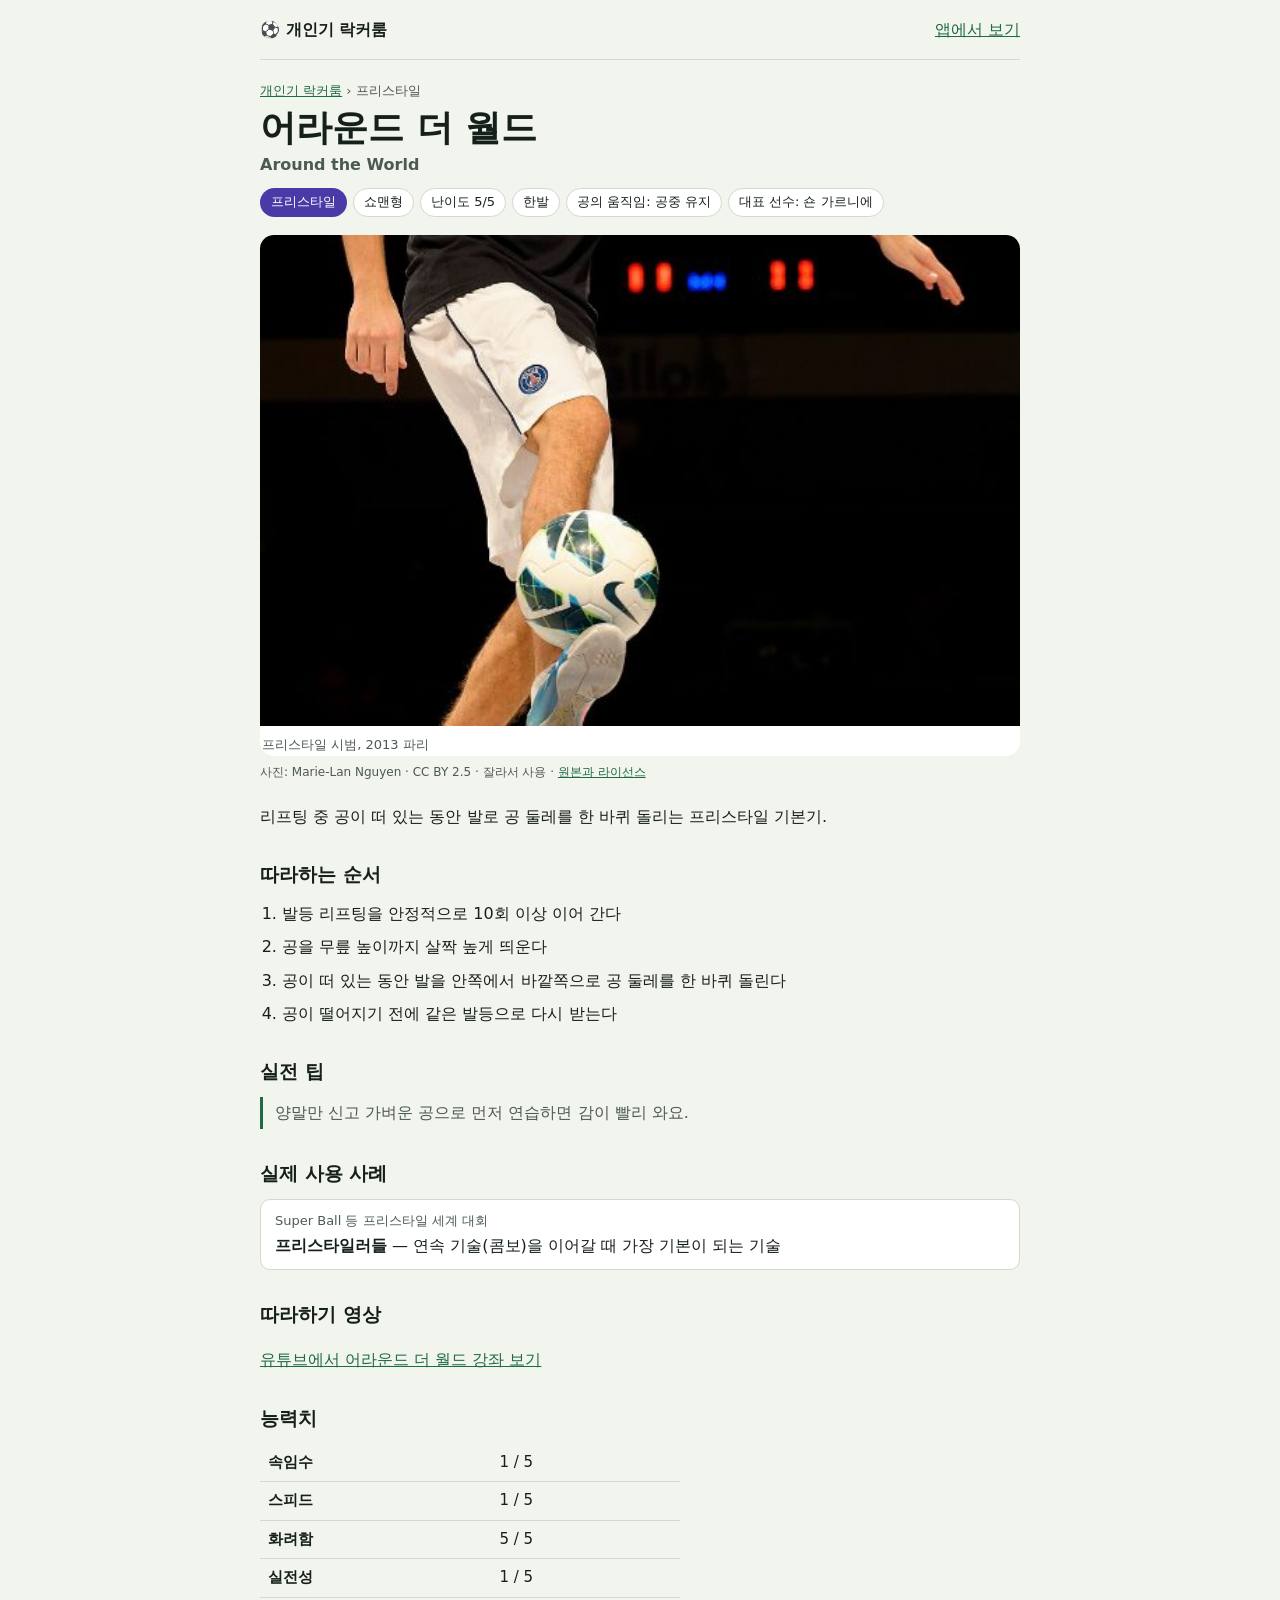
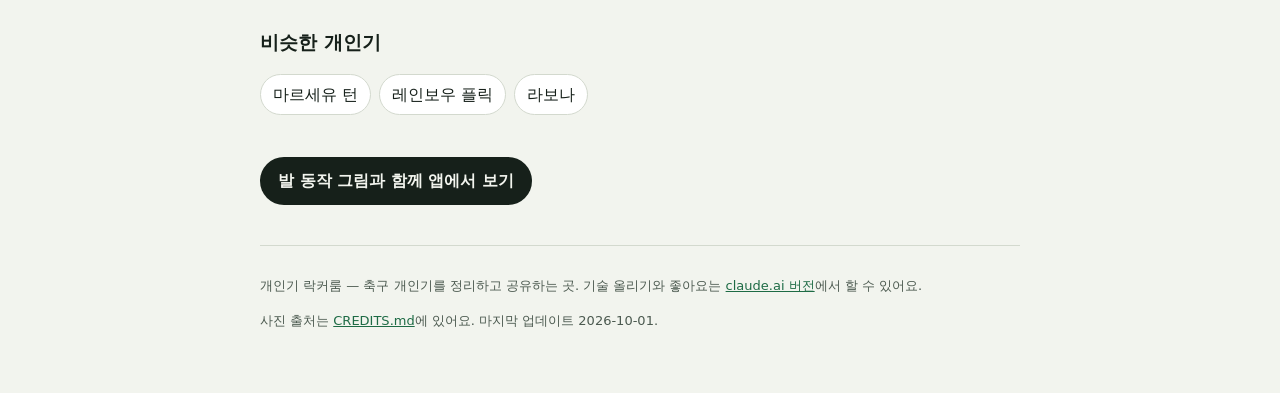
<file: skill-locker/skills/around-the-world.html>
<!doctype html>
<html lang="ko">
<head>
<meta charset="utf-8">
<meta name="viewport" content="width=device-width,initial-scale=1">
<title>어라운드 더 월드 (Around the World) 하는 법 · 개인기 락커룸</title>
<meta name="description" content="리프팅 중 공이 떠 있는 동안 발로 공 둘레를 한 바퀴 돌리는 프리스타일 기본기. 단계별 따라하는 순서, 실전 팁, 실제 선수 사용 사례와 영상.">
<link rel="canonical" href="https://bagseojun716-cpu.github.io/brawlranked-ai/skill-locker/skills/around-the-world.html">
<meta name="robots" content="index,follow">
<meta property="og:type" content="article">
<meta property="og:site_name" content="개인기 락커룸">
<meta property="og:locale" content="ko_KR">
<meta property="og:title" content="어라운드 더 월드 (Around the World) 하는 법 · 개인기 락커룸">
<meta property="og:description" content="리프팅 중 공이 떠 있는 동안 발로 공 둘레를 한 바퀴 돌리는 프리스타일 기본기. 단계별 따라하는 순서, 실전 팁, 실제 선수 사용 사례와 영상.">
<meta property="og:url" content="https://bagseojun716-cpu.github.io/brawlranked-ai/skill-locker/skills/around-the-world.html">
<meta property="og:image" content="https://bagseojun716-cpu.github.io/brawlranked-ai/skill-locker/images/around-the-world.jpg">
<meta name="twitter:card" content="summary_large_image">
<script type="application/ld+json">{"@context": "https://schema.org", "@type": "HowTo", "name": "어라운드 더 월드 하는 법", "description": "리프팅 중 공이 떠 있는 동안 발로 공 둘레를 한 바퀴 돌리는 프리스타일 기본기.", "image": "https://bagseojun716-cpu.github.io/brawlranked-ai/skill-locker/images/around-the-world.jpg", "inLanguage": "ko", "step": [{"@type": "HowToStep", "position": 1, "text": "발등 리프팅을 안정적으로 10회 이상 이어 간다"}, {"@type": "HowToStep", "position": 2, "text": "공을 무릎 높이까지 살짝 높게 띄운다"}, {"@type": "HowToStep", "position": 3, "text": "공이 떠 있는 동안 발을 안쪽에서 바깥쪽으로 공 둘레를 한 바퀴 돌린다"}, {"@type": "HowToStep", "position": 4, "text": "공이 떨어지기 전에 같은 발등으로 다시 받는다"}]}</script>
<script type="application/ld+json">{"@context": "https://schema.org", "@type": "BreadcrumbList", "itemListElement": [{"@type": "ListItem", "position": 1, "name": "개인기 락커룸", "item": "https://bagseojun716-cpu.github.io/brawlranked-ai/skill-locker/"}, {"@type": "ListItem", "position": 2, "name": "어라운드 더 월드", "item": "https://bagseojun716-cpu.github.io/brawlranked-ai/skill-locker/skills/around-the-world.html"}]}</script>
<style>
:root{--bg:#F2F4EE;--surface:#fff;--ink:#16201A;--ink-2:#4C5A50;--line:#D3D9CE;--pitch:#1E6B45;--card:#E3A900}
@media (prefers-color-scheme:dark){:root{color-scheme:dark;--bg:#0E1511;--surface:#16201A;--ink:#E4EBE5;--ink-2:#9AAA9F;--line:#2A382F;--pitch:#3FA46E;--card:#F2C230}}
*{box-sizing:border-box}
body{margin:0;background:var(--bg);color:var(--ink);font:16px/1.7 "IBM Plex Sans KR","Apple SD Gothic Neo","Malgun Gothic",system-ui,sans-serif;padding:0 16px 48px}
a{color:var(--pitch)}
.top{max-width:760px;margin:0 auto;height:60px;display:flex;align-items:center;justify-content:space-between;border-bottom:1px solid var(--line)}
.brand{font-weight:700;text-decoration:none;color:var(--ink)}
main{max-width:760px;margin:0 auto}
.crumb{font-size:13px;color:var(--ink-2);margin:20px 0 4px}
h1{font-size:clamp(28px,5vw,36px);line-height:1.2;margin:0}
.en{color:var(--ink-2);font-weight:600;margin:2px 0 10px}
.meta{display:flex;flex-wrap:wrap;gap:6px;margin:0 0 18px;padding:0;list-style:none}
.meta li{font-size:13px;padding:2px 10px;border-radius:999px;background:var(--surface);border:1px solid var(--line)}
.meta li.cat{color:#fff;border-color:transparent}
figure{margin:0 0 6px;border-radius:14px;overflow:hidden;background:var(--surface)}
figure img{display:block;width:100%;height:auto;aspect-ratio:17/11;object-fit:cover}
figcaption{font-size:13px;color:var(--ink-2);padding:8px 2px 0}
.credit{font-size:12px;color:var(--ink-2);margin:0 0 20px}
h2{font-size:19px;margin:28px 0 10px}
ol.steps{padding-left:22px;margin:0}
ol.steps li{margin:6px 0}
.tip{border-left:3px solid var(--pitch);padding:2px 0 2px 12px;color:var(--ink-2);margin:0}
ul.cases{list-style:none;padding:0;margin:0;display:grid;gap:8px}
ul.cases li{background:var(--surface);border:1px solid var(--line);border-radius:10px;padding:10px 14px}
.when{font-size:13px;color:var(--ink-2)}
table{border-collapse:collapse;width:100%;max-width:420px}
td,th{text-align:left;padding:6px 8px;border-bottom:1px solid var(--line);font-size:15px}
.cta{display:inline-block;margin-top:26px;padding:10px 18px;border-radius:999px;background:var(--ink);color:var(--bg);text-decoration:none;font-weight:600}
.related{display:flex;flex-wrap:wrap;gap:8px;padding:0;list-style:none}
.related a{display:inline-block;padding:6px 12px;border:1px solid var(--line);border-radius:999px;background:var(--surface);text-decoration:none;color:var(--ink)}
footer{max-width:760px;margin:40px auto 0;padding-top:16px;border-top:1px solid var(--line);font-size:13px;color:var(--ink-2)}
</style>
</head>
<body>
<header class="top"><a class="brand" href="../">⚽ 개인기 락커룸</a><a href="../#s-around-the-world">앱에서 보기</a></header>
<main>
<p class="crumb"><a href="../">개인기 락커룸</a> › 프리스타일</p>
<h1>어라운드 더 월드</h1>
<p class="en">Around the World</p>
<ul class="meta">
<li class="cat" style="background:#4a3aa7">프리스타일</li>
<li>쇼맨형</li><li>난이도 5/5</li><li>한발</li>
<li>공의 움직임: 공중 유지</li>
<li>대표 선수: 숀 가르니에</li>
</ul>
<figure><img src="../images/around-the-world.jpg" width="544" height="352" alt="프리스타일 시범, 2013 파리">
<figcaption>프리스타일 시범, 2013 파리</figcaption></figure>
<p class="credit">사진: Marie-Lan Nguyen · CC BY 2.5 · 잘라서 사용 · <a href="https://commons.wikimedia.org/wiki/File:Football_freestyle_2013_Masters_epee_t170910.jpg" rel="noopener">원본과 라이선스</a></p>
<p>리프팅 중 공이 떠 있는 동안 발로 공 둘레를 한 바퀴 돌리는 프리스타일 기본기.</p>
<h2>따라하는 순서</h2>
<ol class="steps"><li>발등 리프팅을 안정적으로 10회 이상 이어 간다</li><li>공을 무릎 높이까지 살짝 높게 띄운다</li><li>공이 떠 있는 동안 발을 안쪽에서 바깥쪽으로 공 둘레를 한 바퀴 돌린다</li><li>공이 떨어지기 전에 같은 발등으로 다시 받는다</li></ol>
<h2>실전 팁</h2><p class="tip">양말만 신고 가벼운 공으로 먼저 연습하면 감이 빨리 와요.</p>
<h2>실제 사용 사례</h2><ul class="cases"><li><div class="when">Super Ball 등 프리스타일 세계 대회</div><strong>프리스타일러들</strong> — 연속 기술(콤보)을 이어갈 때 가장 기본이 되는 기술</li></ul>
<h2>따라하기 영상</h2><p><a href="https://www.youtube.com/watch?v=KbSVHJ1ZLbg" rel="noopener">유튜브에서 어라운드 더 월드 강좌 보기</a></p>
<h2>능력치</h2>
<table><tbody><tr><th scope="row">속임수</th><td>1 / 5</td></tr><tr><th scope="row">스피드</th><td>1 / 5</td></tr><tr><th scope="row">화려함</th><td>5 / 5</td></tr><tr><th scope="row">실전성</th><td>1 / 5</td></tr></tbody></table>
<h2>비슷한 개인기</h2><ul class="related"><li><a href="marseille.html">마르세유 턴</a></li><li><a href="rainbow.html">레인보우 플릭</a></li><li><a href="rabona.html">라보나</a></li></ul>
<a class="cta" href="../#s-around-the-world">발 동작 그림과 함께 앱에서 보기</a>
</main>
<footer>
<p>개인기 락커룸 — 축구 개인기를 정리하고 공유하는 곳. 기술 올리기와 좋아요는 <a href="https://claude.ai/artifact/VoSPHXCaaVwAfh5MBJycf3" rel="noopener">claude.ai 버전</a>에서 할 수 있어요.</p>
<p>사진 출처는 <a href="https://github.com/bagseojun716-cpu/brawlranked-ai/blob/main/skill-locker/CREDITS.md" rel="noopener">CREDITS.md</a>에 있어요. 마지막 업데이트 2026-10-01.</p>
</footer>
</body>
</html>
</file>
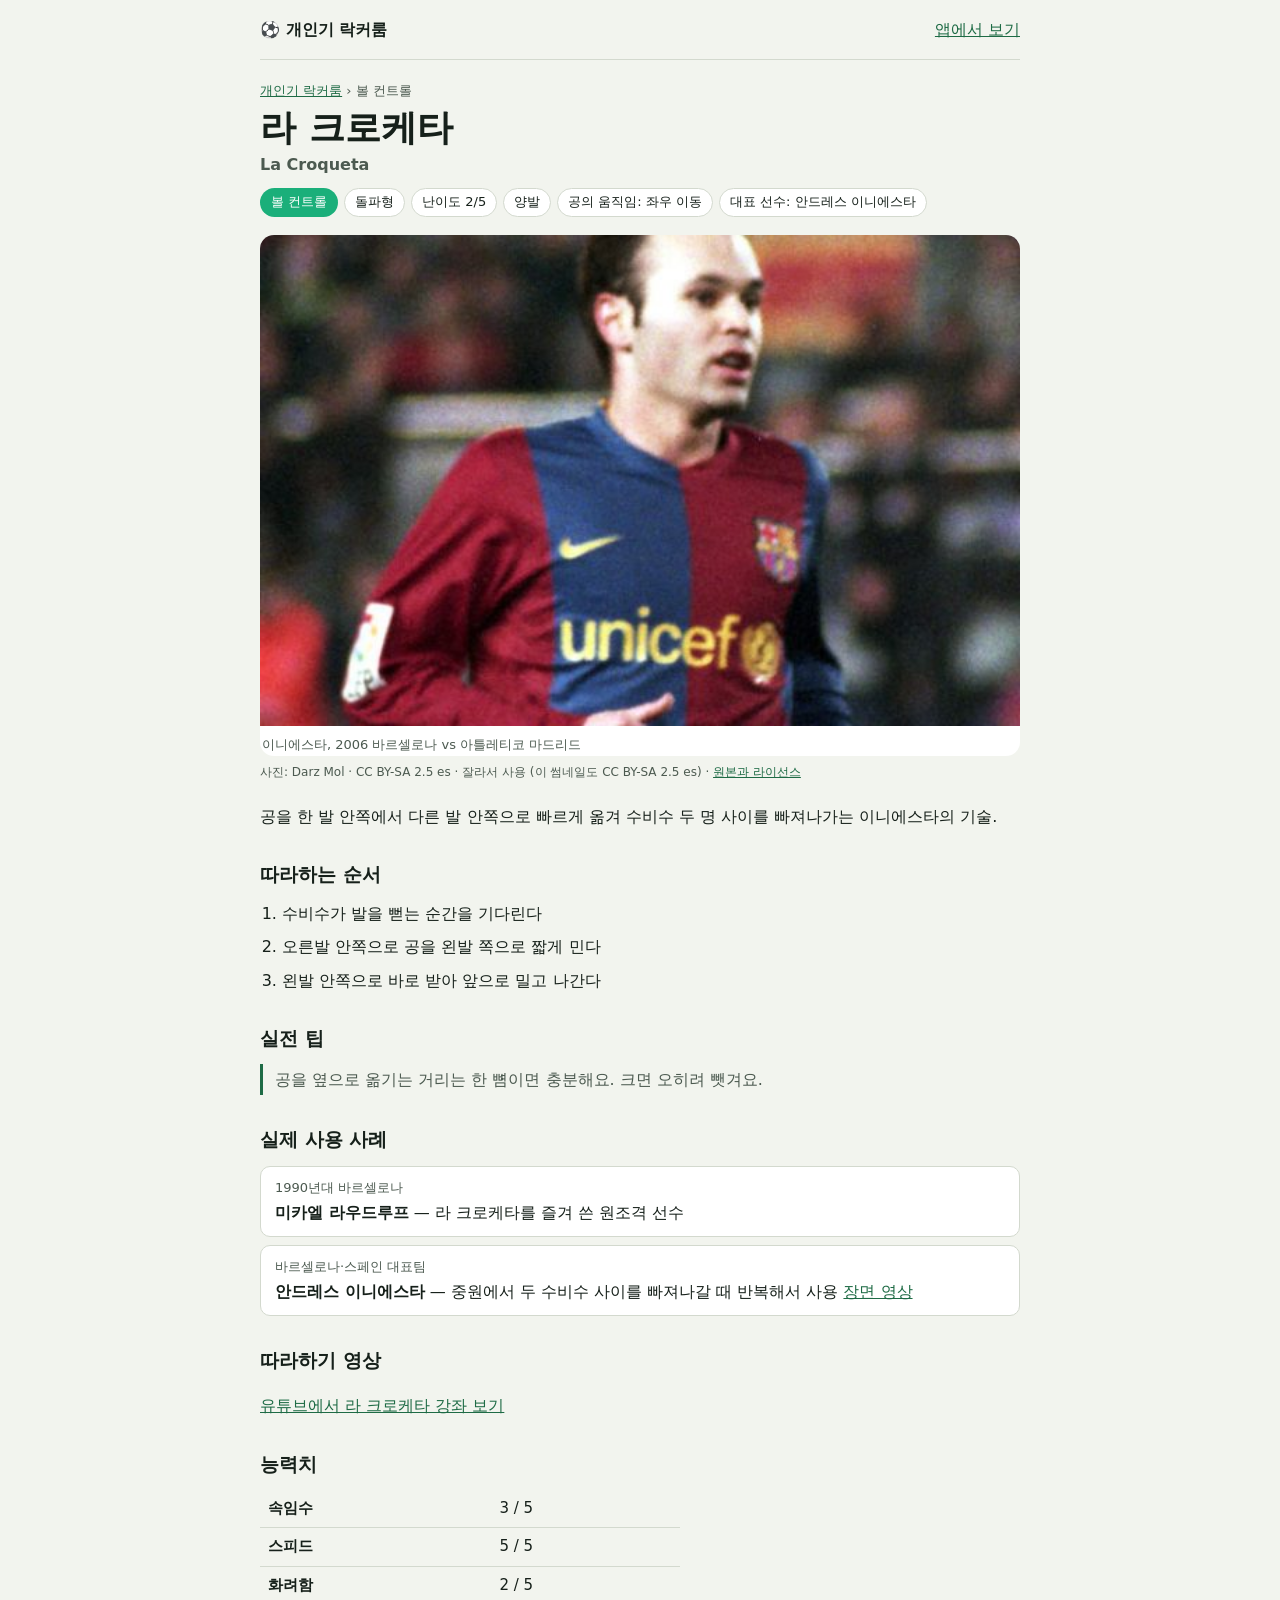
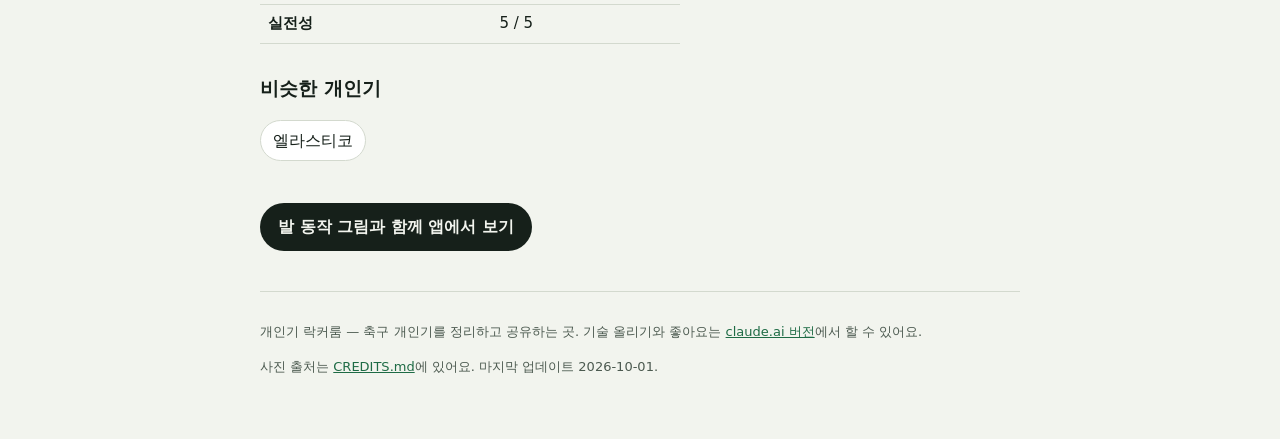
<file: skill-locker/skills/croqueta.html>
<!doctype html>
<html lang="ko">
<head>
<meta charset="utf-8">
<meta name="viewport" content="width=device-width,initial-scale=1">
<title>라 크로케타 (La Croqueta) 하는 법 · 개인기 락커룸</title>
<meta name="description" content="공을 한 발 안쪽에서 다른 발 안쪽으로 빠르게 옮겨 수비수 두 명 사이를 빠져나가는 이니에스타의 기술. 단계별 따라하는 순서, 실전 팁, 실제 선수 사용 사례와 영상.">
<link rel="canonical" href="https://bagseojun716-cpu.github.io/brawlranked-ai/skill-locker/skills/croqueta.html">
<meta name="robots" content="index,follow">
<meta property="og:type" content="article">
<meta property="og:site_name" content="개인기 락커룸">
<meta property="og:locale" content="ko_KR">
<meta property="og:title" content="라 크로케타 (La Croqueta) 하는 법 · 개인기 락커룸">
<meta property="og:description" content="공을 한 발 안쪽에서 다른 발 안쪽으로 빠르게 옮겨 수비수 두 명 사이를 빠져나가는 이니에스타의 기술. 단계별 따라하는 순서, 실전 팁, 실제 선수 사용 사례와 영상.">
<meta property="og:url" content="https://bagseojun716-cpu.github.io/brawlranked-ai/skill-locker/skills/croqueta.html">
<meta property="og:image" content="https://bagseojun716-cpu.github.io/brawlranked-ai/skill-locker/images/croqueta.jpg">
<meta name="twitter:card" content="summary_large_image">
<script type="application/ld+json">{"@context": "https://schema.org", "@type": "HowTo", "name": "라 크로케타 하는 법", "description": "공을 한 발 안쪽에서 다른 발 안쪽으로 빠르게 옮겨 수비수 두 명 사이를 빠져나가는 이니에스타의 기술.", "image": "https://bagseojun716-cpu.github.io/brawlranked-ai/skill-locker/images/croqueta.jpg", "inLanguage": "ko", "step": [{"@type": "HowToStep", "position": 1, "text": "수비수가 발을 뻗는 순간을 기다린다"}, {"@type": "HowToStep", "position": 2, "text": "오른발 안쪽으로 공을 왼발 쪽으로 짧게 민다"}, {"@type": "HowToStep", "position": 3, "text": "왼발 안쪽으로 바로 받아 앞으로 밀고 나간다"}]}</script>
<script type="application/ld+json">{"@context": "https://schema.org", "@type": "BreadcrumbList", "itemListElement": [{"@type": "ListItem", "position": 1, "name": "개인기 락커룸", "item": "https://bagseojun716-cpu.github.io/brawlranked-ai/skill-locker/"}, {"@type": "ListItem", "position": 2, "name": "라 크로케타", "item": "https://bagseojun716-cpu.github.io/brawlranked-ai/skill-locker/skills/croqueta.html"}]}</script>
<style>
:root{--bg:#F2F4EE;--surface:#fff;--ink:#16201A;--ink-2:#4C5A50;--line:#D3D9CE;--pitch:#1E6B45;--card:#E3A900}
@media (prefers-color-scheme:dark){:root{color-scheme:dark;--bg:#0E1511;--surface:#16201A;--ink:#E4EBE5;--ink-2:#9AAA9F;--line:#2A382F;--pitch:#3FA46E;--card:#F2C230}}
*{box-sizing:border-box}
body{margin:0;background:var(--bg);color:var(--ink);font:16px/1.7 "IBM Plex Sans KR","Apple SD Gothic Neo","Malgun Gothic",system-ui,sans-serif;padding:0 16px 48px}
a{color:var(--pitch)}
.top{max-width:760px;margin:0 auto;height:60px;display:flex;align-items:center;justify-content:space-between;border-bottom:1px solid var(--line)}
.brand{font-weight:700;text-decoration:none;color:var(--ink)}
main{max-width:760px;margin:0 auto}
.crumb{font-size:13px;color:var(--ink-2);margin:20px 0 4px}
h1{font-size:clamp(28px,5vw,36px);line-height:1.2;margin:0}
.en{color:var(--ink-2);font-weight:600;margin:2px 0 10px}
.meta{display:flex;flex-wrap:wrap;gap:6px;margin:0 0 18px;padding:0;list-style:none}
.meta li{font-size:13px;padding:2px 10px;border-radius:999px;background:var(--surface);border:1px solid var(--line)}
.meta li.cat{color:#fff;border-color:transparent}
figure{margin:0 0 6px;border-radius:14px;overflow:hidden;background:var(--surface)}
figure img{display:block;width:100%;height:auto;aspect-ratio:17/11;object-fit:cover}
figcaption{font-size:13px;color:var(--ink-2);padding:8px 2px 0}
.credit{font-size:12px;color:var(--ink-2);margin:0 0 20px}
h2{font-size:19px;margin:28px 0 10px}
ol.steps{padding-left:22px;margin:0}
ol.steps li{margin:6px 0}
.tip{border-left:3px solid var(--pitch);padding:2px 0 2px 12px;color:var(--ink-2);margin:0}
ul.cases{list-style:none;padding:0;margin:0;display:grid;gap:8px}
ul.cases li{background:var(--surface);border:1px solid var(--line);border-radius:10px;padding:10px 14px}
.when{font-size:13px;color:var(--ink-2)}
table{border-collapse:collapse;width:100%;max-width:420px}
td,th{text-align:left;padding:6px 8px;border-bottom:1px solid var(--line);font-size:15px}
.cta{display:inline-block;margin-top:26px;padding:10px 18px;border-radius:999px;background:var(--ink);color:var(--bg);text-decoration:none;font-weight:600}
.related{display:flex;flex-wrap:wrap;gap:8px;padding:0;list-style:none}
.related a{display:inline-block;padding:6px 12px;border:1px solid var(--line);border-radius:999px;background:var(--surface);text-decoration:none;color:var(--ink)}
footer{max-width:760px;margin:40px auto 0;padding-top:16px;border-top:1px solid var(--line);font-size:13px;color:var(--ink-2)}
</style>
</head>
<body>
<header class="top"><a class="brand" href="../">⚽ 개인기 락커룸</a><a href="../#s-croqueta">앱에서 보기</a></header>
<main>
<p class="crumb"><a href="../">개인기 락커룸</a> › 볼 컨트롤</p>
<h1>라 크로케타</h1>
<p class="en">La Croqueta</p>
<ul class="meta">
<li class="cat" style="background:#1baf7a">볼 컨트롤</li>
<li>돌파형</li><li>난이도 2/5</li><li>양발</li>
<li>공의 움직임: 좌우 이동</li>
<li>대표 선수: 안드레스 이니에스타</li>
</ul>
<figure><img src="../images/croqueta.jpg" width="544" height="352" alt="이니에스타, 2006 바르셀로나 vs 아틀레티코 마드리드">
<figcaption>이니에스타, 2006 바르셀로나 vs 아틀레티코 마드리드</figcaption></figure>
<p class="credit">사진: Darz Mol · CC BY-SA 2.5 es · 잘라서 사용 (이 썸네일도 CC BY-SA 2.5 es) · <a href="https://commons.wikimedia.org/wiki/File:Andr%C3%A9s_Iniesta_21dec2006.jpg" rel="noopener">원본과 라이선스</a></p>
<p>공을 한 발 안쪽에서 다른 발 안쪽으로 빠르게 옮겨 수비수 두 명 사이를 빠져나가는 이니에스타의 기술.</p>
<h2>따라하는 순서</h2>
<ol class="steps"><li>수비수가 발을 뻗는 순간을 기다린다</li><li>오른발 안쪽으로 공을 왼발 쪽으로 짧게 민다</li><li>왼발 안쪽으로 바로 받아 앞으로 밀고 나간다</li></ol>
<h2>실전 팁</h2><p class="tip">공을 옆으로 옮기는 거리는 한 뼘이면 충분해요. 크면 오히려 뺏겨요.</p>
<h2>실제 사용 사례</h2><ul class="cases"><li><div class="when">1990년대 바르셀로나</div><strong>미카엘 라우드루프</strong> — 라 크로케타를 즐겨 쓴 원조격 선수</li><li><div class="when">바르셀로나·스페인 대표팀</div><strong>안드레스 이니에스타</strong> — 중원에서 두 수비수 사이를 빠져나갈 때 반복해서 사용 <a href="https://www.youtube.com/watch?v=pxpTnO2HqwA" rel="noopener">장면 영상</a></li></ul>
<h2>따라하기 영상</h2><p><a href="https://www.youtube.com/watch?v=4vhzJOdlF0M" rel="noopener">유튜브에서 라 크로케타 강좌 보기</a></p>
<h2>능력치</h2>
<table><tbody><tr><th scope="row">속임수</th><td>3 / 5</td></tr><tr><th scope="row">스피드</th><td>5 / 5</td></tr><tr><th scope="row">화려함</th><td>2 / 5</td></tr><tr><th scope="row">실전성</th><td>5 / 5</td></tr></tbody></table>
<h2>비슷한 개인기</h2><ul class="related"><li><a href="elastico.html">엘라스티코</a></li></ul>
<a class="cta" href="../#s-croqueta">발 동작 그림과 함께 앱에서 보기</a>
</main>
<footer>
<p>개인기 락커룸 — 축구 개인기를 정리하고 공유하는 곳. 기술 올리기와 좋아요는 <a href="https://claude.ai/artifact/VoSPHXCaaVwAfh5MBJycf3" rel="noopener">claude.ai 버전</a>에서 할 수 있어요.</p>
<p>사진 출처는 <a href="https://github.com/bagseojun716-cpu/brawlranked-ai/blob/main/skill-locker/CREDITS.md" rel="noopener">CREDITS.md</a>에 있어요. 마지막 업데이트 2026-10-01.</p>
</footer>
</body>
</html>
</file>
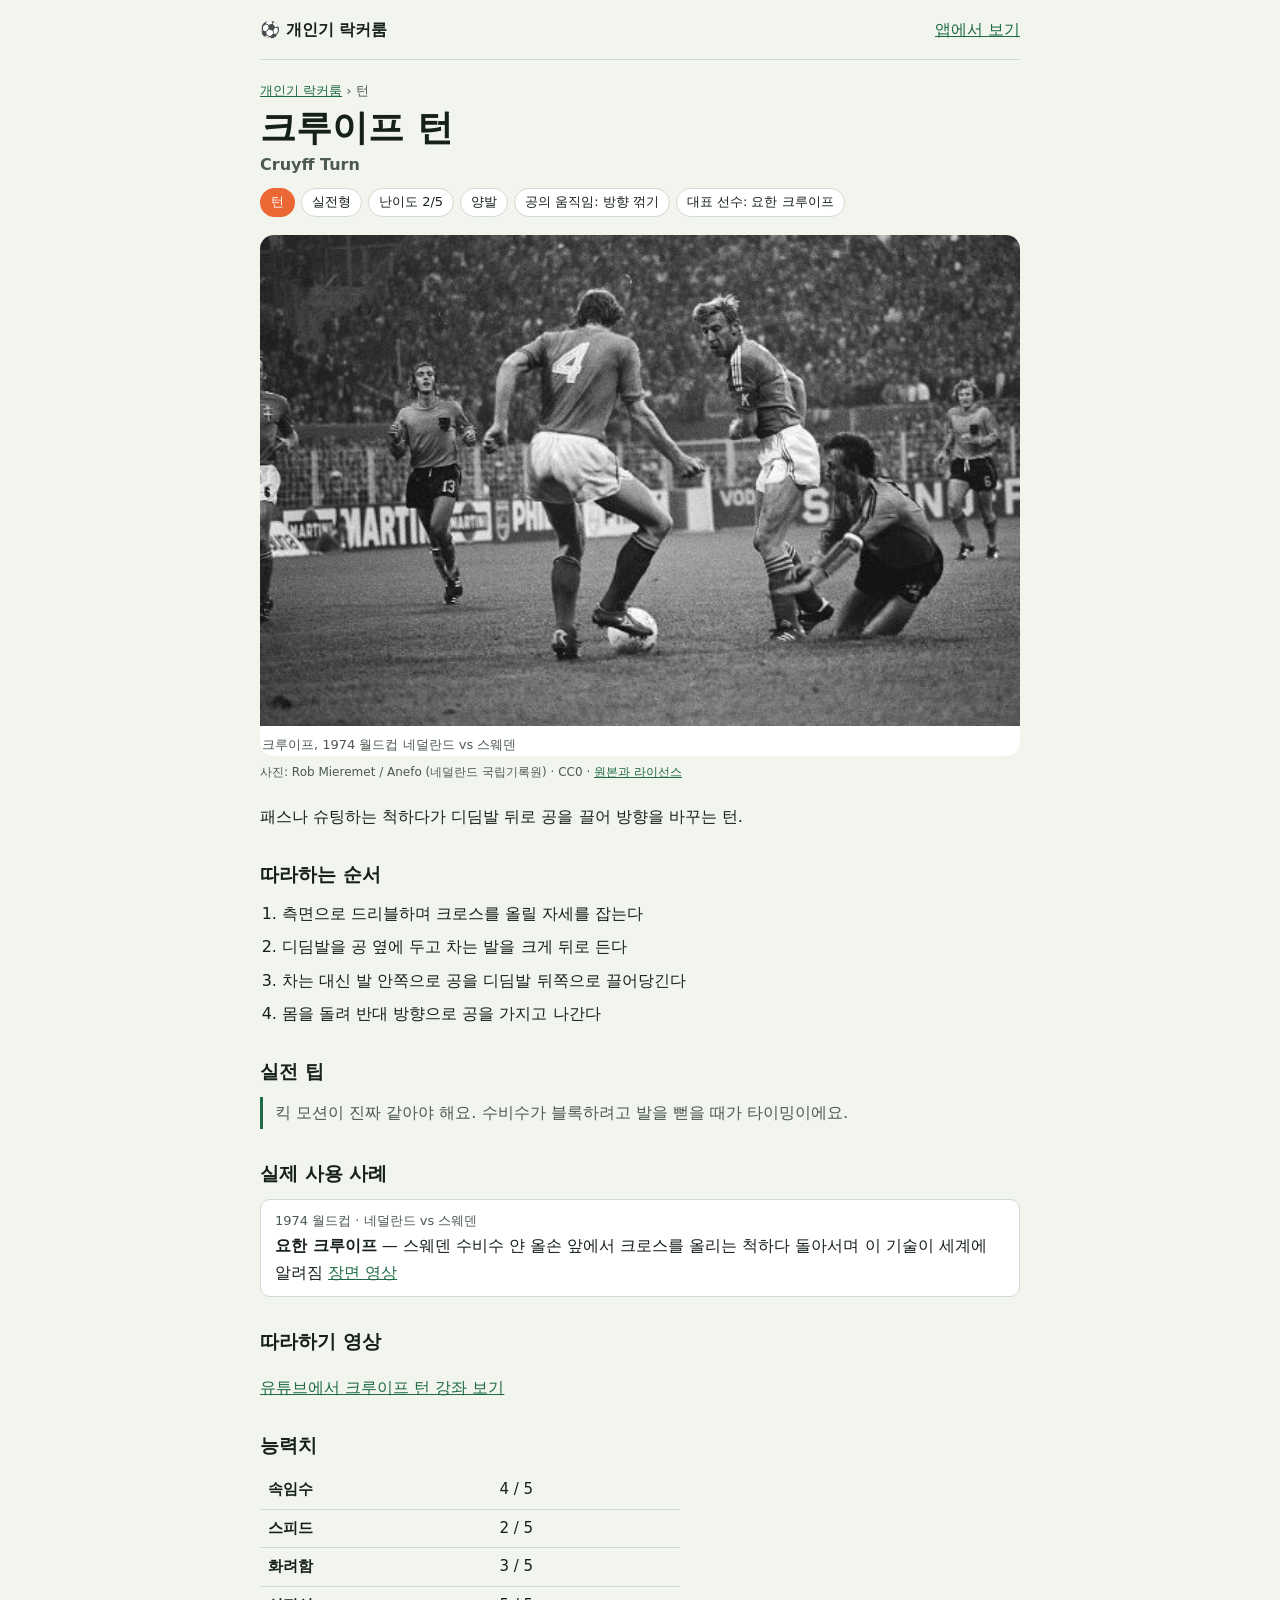
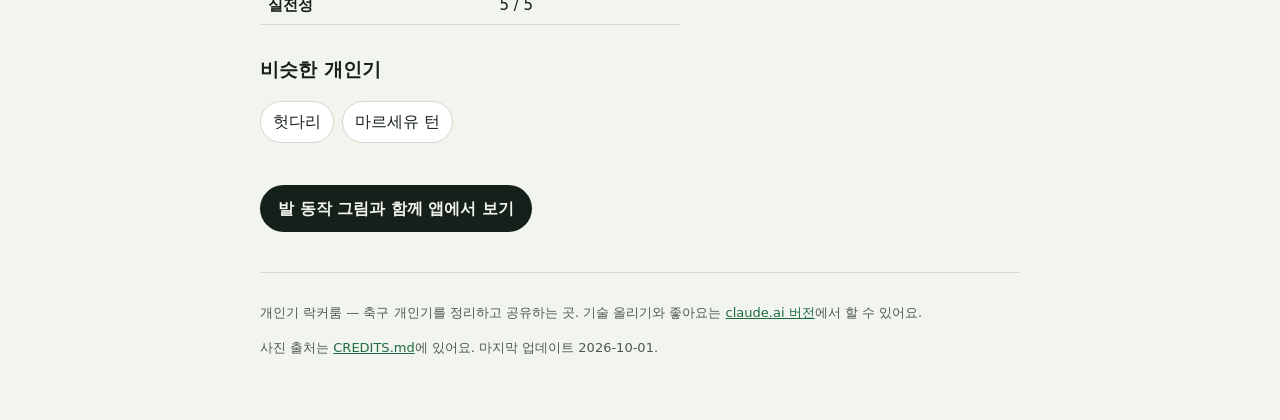
<file: skill-locker/skills/cruyff.html>
<!doctype html>
<html lang="ko">
<head>
<meta charset="utf-8">
<meta name="viewport" content="width=device-width,initial-scale=1">
<title>크루이프 턴 (Cruyff Turn) 하는 법 · 개인기 락커룸</title>
<meta name="description" content="패스나 슈팅하는 척하다가 디딤발 뒤로 공을 끌어 방향을 바꾸는 턴. 단계별 따라하는 순서, 실전 팁, 실제 선수 사용 사례와 영상.">
<link rel="canonical" href="https://bagseojun716-cpu.github.io/brawlranked-ai/skill-locker/skills/cruyff.html">
<meta name="robots" content="index,follow">
<meta property="og:type" content="article">
<meta property="og:site_name" content="개인기 락커룸">
<meta property="og:locale" content="ko_KR">
<meta property="og:title" content="크루이프 턴 (Cruyff Turn) 하는 법 · 개인기 락커룸">
<meta property="og:description" content="패스나 슈팅하는 척하다가 디딤발 뒤로 공을 끌어 방향을 바꾸는 턴. 단계별 따라하는 순서, 실전 팁, 실제 선수 사용 사례와 영상.">
<meta property="og:url" content="https://bagseojun716-cpu.github.io/brawlranked-ai/skill-locker/skills/cruyff.html">
<meta property="og:image" content="https://bagseojun716-cpu.github.io/brawlranked-ai/skill-locker/images/cruyff.jpg">
<meta name="twitter:card" content="summary_large_image">
<script type="application/ld+json">{"@context": "https://schema.org", "@type": "HowTo", "name": "크루이프 턴 하는 법", "description": "패스나 슈팅하는 척하다가 디딤발 뒤로 공을 끌어 방향을 바꾸는 턴.", "image": "https://bagseojun716-cpu.github.io/brawlranked-ai/skill-locker/images/cruyff.jpg", "inLanguage": "ko", "step": [{"@type": "HowToStep", "position": 1, "text": "측면으로 드리블하며 크로스를 올릴 자세를 잡는다"}, {"@type": "HowToStep", "position": 2, "text": "디딤발을 공 옆에 두고 차는 발을 크게 뒤로 든다"}, {"@type": "HowToStep", "position": 3, "text": "차는 대신 발 안쪽으로 공을 디딤발 뒤쪽으로 끌어당긴다"}, {"@type": "HowToStep", "position": 4, "text": "몸을 돌려 반대 방향으로 공을 가지고 나간다"}]}</script>
<script type="application/ld+json">{"@context": "https://schema.org", "@type": "BreadcrumbList", "itemListElement": [{"@type": "ListItem", "position": 1, "name": "개인기 락커룸", "item": "https://bagseojun716-cpu.github.io/brawlranked-ai/skill-locker/"}, {"@type": "ListItem", "position": 2, "name": "크루이프 턴", "item": "https://bagseojun716-cpu.github.io/brawlranked-ai/skill-locker/skills/cruyff.html"}]}</script>
<style>
:root{--bg:#F2F4EE;--surface:#fff;--ink:#16201A;--ink-2:#4C5A50;--line:#D3D9CE;--pitch:#1E6B45;--card:#E3A900}
@media (prefers-color-scheme:dark){:root{color-scheme:dark;--bg:#0E1511;--surface:#16201A;--ink:#E4EBE5;--ink-2:#9AAA9F;--line:#2A382F;--pitch:#3FA46E;--card:#F2C230}}
*{box-sizing:border-box}
body{margin:0;background:var(--bg);color:var(--ink);font:16px/1.7 "IBM Plex Sans KR","Apple SD Gothic Neo","Malgun Gothic",system-ui,sans-serif;padding:0 16px 48px}
a{color:var(--pitch)}
.top{max-width:760px;margin:0 auto;height:60px;display:flex;align-items:center;justify-content:space-between;border-bottom:1px solid var(--line)}
.brand{font-weight:700;text-decoration:none;color:var(--ink)}
main{max-width:760px;margin:0 auto}
.crumb{font-size:13px;color:var(--ink-2);margin:20px 0 4px}
h1{font-size:clamp(28px,5vw,36px);line-height:1.2;margin:0}
.en{color:var(--ink-2);font-weight:600;margin:2px 0 10px}
.meta{display:flex;flex-wrap:wrap;gap:6px;margin:0 0 18px;padding:0;list-style:none}
.meta li{font-size:13px;padding:2px 10px;border-radius:999px;background:var(--surface);border:1px solid var(--line)}
.meta li.cat{color:#fff;border-color:transparent}
figure{margin:0 0 6px;border-radius:14px;overflow:hidden;background:var(--surface)}
figure img{display:block;width:100%;height:auto;aspect-ratio:17/11;object-fit:cover}
figcaption{font-size:13px;color:var(--ink-2);padding:8px 2px 0}
.credit{font-size:12px;color:var(--ink-2);margin:0 0 20px}
h2{font-size:19px;margin:28px 0 10px}
ol.steps{padding-left:22px;margin:0}
ol.steps li{margin:6px 0}
.tip{border-left:3px solid var(--pitch);padding:2px 0 2px 12px;color:var(--ink-2);margin:0}
ul.cases{list-style:none;padding:0;margin:0;display:grid;gap:8px}
ul.cases li{background:var(--surface);border:1px solid var(--line);border-radius:10px;padding:10px 14px}
.when{font-size:13px;color:var(--ink-2)}
table{border-collapse:collapse;width:100%;max-width:420px}
td,th{text-align:left;padding:6px 8px;border-bottom:1px solid var(--line);font-size:15px}
.cta{display:inline-block;margin-top:26px;padding:10px 18px;border-radius:999px;background:var(--ink);color:var(--bg);text-decoration:none;font-weight:600}
.related{display:flex;flex-wrap:wrap;gap:8px;padding:0;list-style:none}
.related a{display:inline-block;padding:6px 12px;border:1px solid var(--line);border-radius:999px;background:var(--surface);text-decoration:none;color:var(--ink)}
footer{max-width:760px;margin:40px auto 0;padding-top:16px;border-top:1px solid var(--line);font-size:13px;color:var(--ink-2)}
</style>
</head>
<body>
<header class="top"><a class="brand" href="../">⚽ 개인기 락커룸</a><a href="../#s-cruyff">앱에서 보기</a></header>
<main>
<p class="crumb"><a href="../">개인기 락커룸</a> › 턴</p>
<h1>크루이프 턴</h1>
<p class="en">Cruyff Turn</p>
<ul class="meta">
<li class="cat" style="background:#eb6834">턴</li>
<li>실전형</li><li>난이도 2/5</li><li>양발</li>
<li>공의 움직임: 방향 꺾기</li>
<li>대표 선수: 요한 크루이프</li>
</ul>
<figure><img src="../images/cruyff.jpg" width="544" height="352" alt="크루이프, 1974 월드컵 네덜란드 vs 스웨덴">
<figcaption>크루이프, 1974 월드컵 네덜란드 vs 스웨덴</figcaption></figure>
<p class="credit">사진: Rob Mieremet / Anefo (네덜란드 국립기록원) · CC0 · <a href="https://commons.wikimedia.org/wiki/File:WK_74,_Nederland_tegen_Zweden_0-0,_spelmomenten,_Bestanddeelnr_927-2689.jpg" rel="noopener">원본과 라이선스</a></p>
<p>패스나 슈팅하는 척하다가 디딤발 뒤로 공을 끌어 방향을 바꾸는 턴.</p>
<h2>따라하는 순서</h2>
<ol class="steps"><li>측면으로 드리블하며 크로스를 올릴 자세를 잡는다</li><li>디딤발을 공 옆에 두고 차는 발을 크게 뒤로 든다</li><li>차는 대신 발 안쪽으로 공을 디딤발 뒤쪽으로 끌어당긴다</li><li>몸을 돌려 반대 방향으로 공을 가지고 나간다</li></ol>
<h2>실전 팁</h2><p class="tip">킥 모션이 진짜 같아야 해요. 수비수가 블록하려고 발을 뻗을 때가 타이밍이에요.</p>
<h2>실제 사용 사례</h2><ul class="cases"><li><div class="when">1974 월드컵 · 네덜란드 vs 스웨덴</div><strong>요한 크루이프</strong> — 스웨덴 수비수 얀 올손 앞에서 크로스를 올리는 척하다 돌아서며 이 기술이 세계에 알려짐 <a href="https://www.youtube.com/watch?v=bNc2e9B0Y2U" rel="noopener">장면 영상</a></li></ul>
<h2>따라하기 영상</h2><p><a href="https://www.youtube.com/watch?v=LRSUw7mgqAY" rel="noopener">유튜브에서 크루이프 턴 강좌 보기</a></p>
<h2>능력치</h2>
<table><tbody><tr><th scope="row">속임수</th><td>4 / 5</td></tr><tr><th scope="row">스피드</th><td>2 / 5</td></tr><tr><th scope="row">화려함</th><td>3 / 5</td></tr><tr><th scope="row">실전성</th><td>5 / 5</td></tr></tbody></table>
<h2>비슷한 개인기</h2><ul class="related"><li><a href="stepover.html">헛다리</a></li><li><a href="marseille.html">마르세유 턴</a></li></ul>
<a class="cta" href="../#s-cruyff">발 동작 그림과 함께 앱에서 보기</a>
</main>
<footer>
<p>개인기 락커룸 — 축구 개인기를 정리하고 공유하는 곳. 기술 올리기와 좋아요는 <a href="https://claude.ai/artifact/VoSPHXCaaVwAfh5MBJycf3" rel="noopener">claude.ai 버전</a>에서 할 수 있어요.</p>
<p>사진 출처는 <a href="https://github.com/bagseojun716-cpu/brawlranked-ai/blob/main/skill-locker/CREDITS.md" rel="noopener">CREDITS.md</a>에 있어요. 마지막 업데이트 2026-10-01.</p>
</footer>
</body>
</html>
</file>
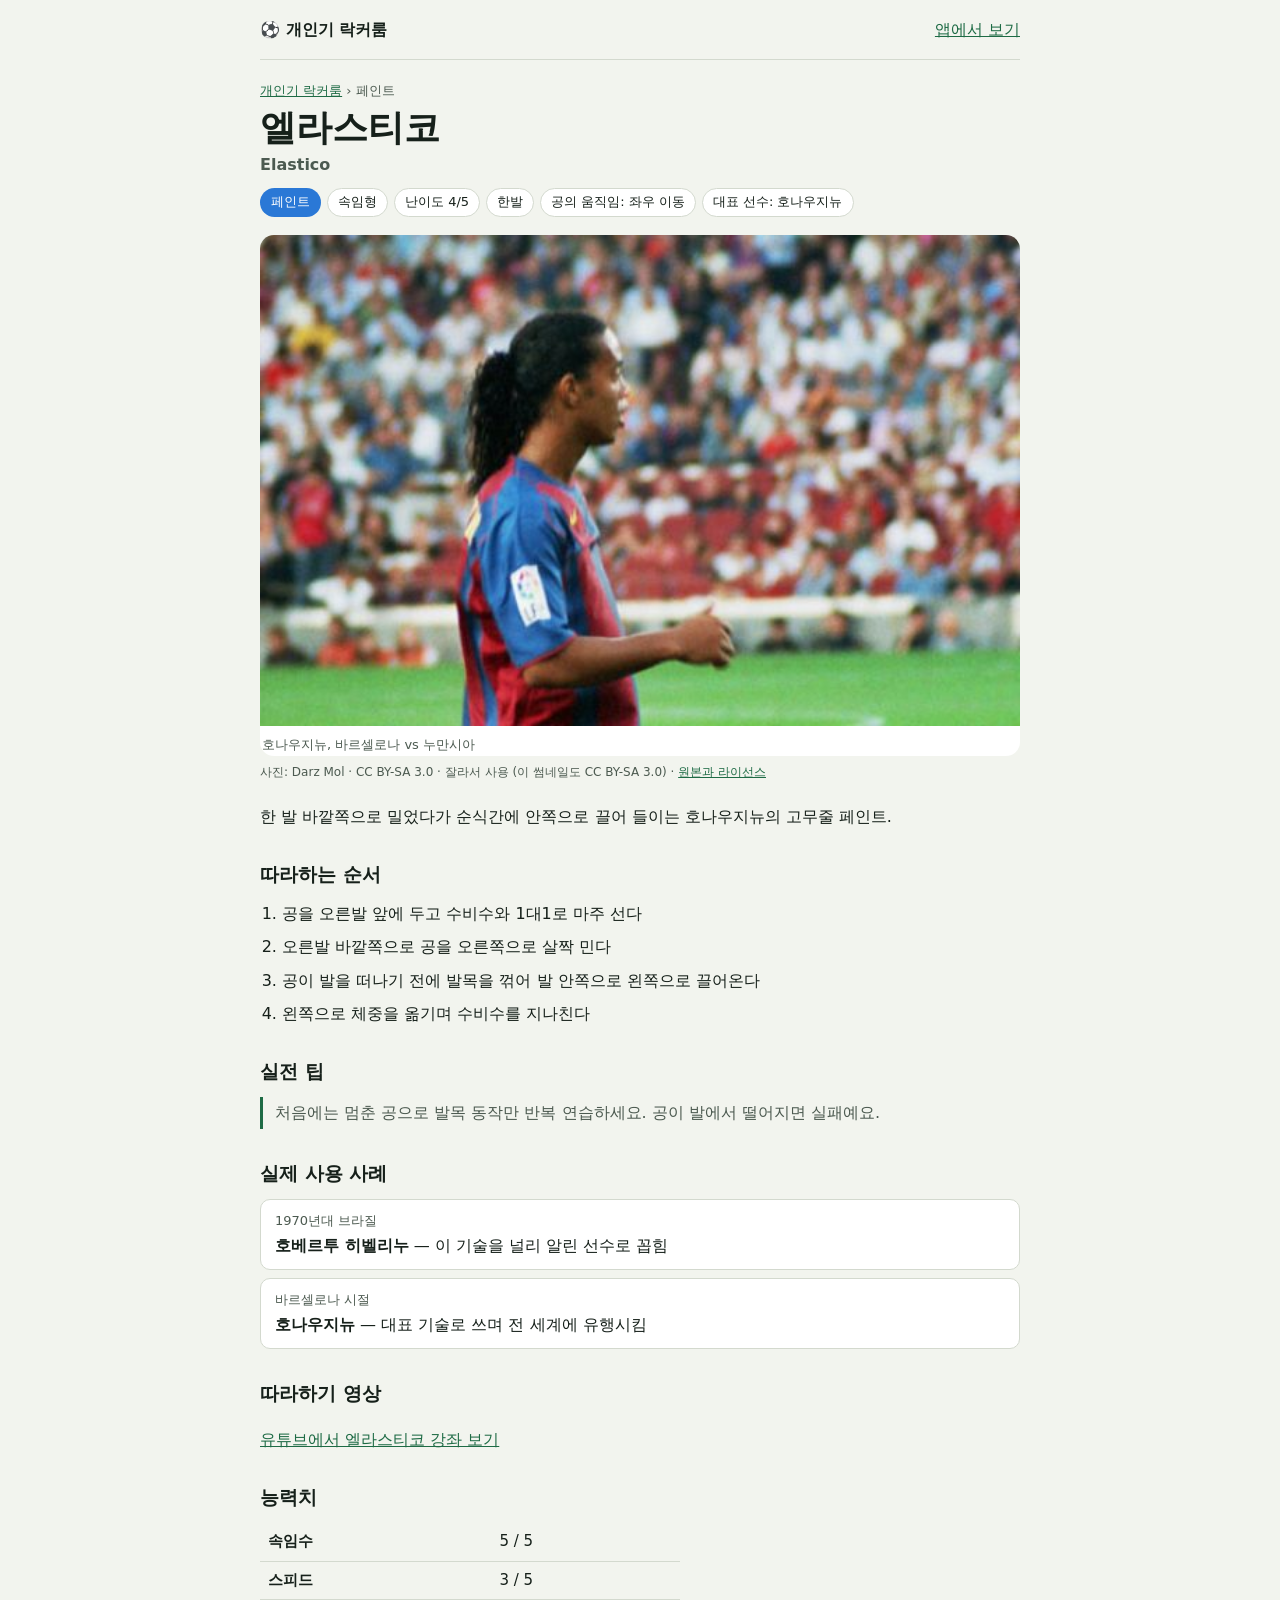
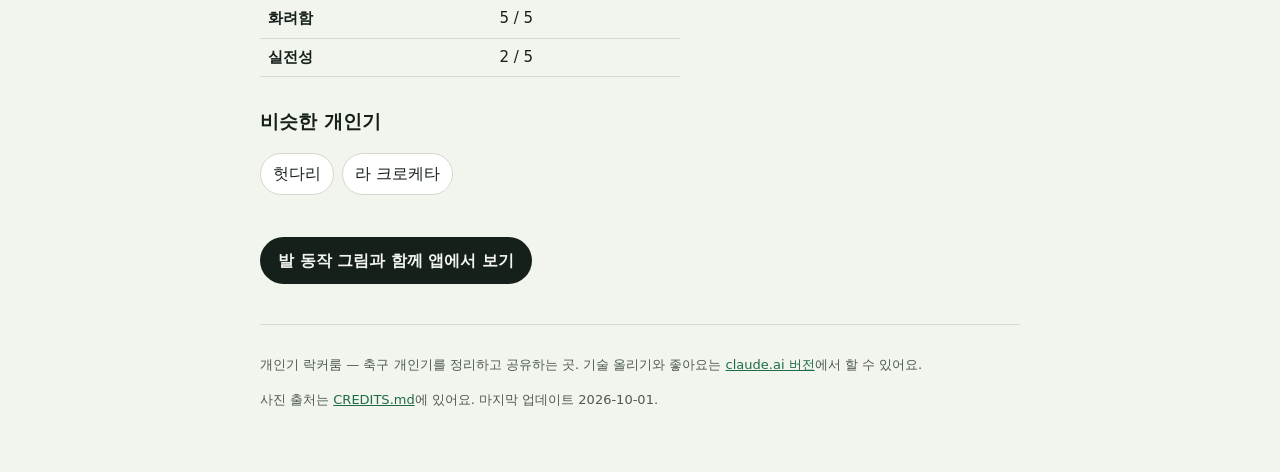
<file: skill-locker/skills/elastico.html>
<!doctype html>
<html lang="ko">
<head>
<meta charset="utf-8">
<meta name="viewport" content="width=device-width,initial-scale=1">
<title>엘라스티코 (Elastico) 하는 법 · 개인기 락커룸</title>
<meta name="description" content="한 발 바깥쪽으로 밀었다가 순식간에 안쪽으로 끌어 들이는 호나우지뉴의 고무줄 페인트. 단계별 따라하는 순서, 실전 팁, 실제 선수 사용 사례와 영상.">
<link rel="canonical" href="https://bagseojun716-cpu.github.io/brawlranked-ai/skill-locker/skills/elastico.html">
<meta name="robots" content="index,follow">
<meta property="og:type" content="article">
<meta property="og:site_name" content="개인기 락커룸">
<meta property="og:locale" content="ko_KR">
<meta property="og:title" content="엘라스티코 (Elastico) 하는 법 · 개인기 락커룸">
<meta property="og:description" content="한 발 바깥쪽으로 밀었다가 순식간에 안쪽으로 끌어 들이는 호나우지뉴의 고무줄 페인트. 단계별 따라하는 순서, 실전 팁, 실제 선수 사용 사례와 영상.">
<meta property="og:url" content="https://bagseojun716-cpu.github.io/brawlranked-ai/skill-locker/skills/elastico.html">
<meta property="og:image" content="https://bagseojun716-cpu.github.io/brawlranked-ai/skill-locker/images/elastico.jpg">
<meta name="twitter:card" content="summary_large_image">
<script type="application/ld+json">{"@context": "https://schema.org", "@type": "HowTo", "name": "엘라스티코 하는 법", "description": "한 발 바깥쪽으로 밀었다가 순식간에 안쪽으로 끌어 들이는 호나우지뉴의 고무줄 페인트.", "image": "https://bagseojun716-cpu.github.io/brawlranked-ai/skill-locker/images/elastico.jpg", "inLanguage": "ko", "step": [{"@type": "HowToStep", "position": 1, "text": "공을 오른발 앞에 두고 수비수와 1대1로 마주 선다"}, {"@type": "HowToStep", "position": 2, "text": "오른발 바깥쪽으로 공을 오른쪽으로 살짝 민다"}, {"@type": "HowToStep", "position": 3, "text": "공이 발을 떠나기 전에 발목을 꺾어 발 안쪽으로 왼쪽으로 끌어온다"}, {"@type": "HowToStep", "position": 4, "text": "왼쪽으로 체중을 옮기며 수비수를 지나친다"}]}</script>
<script type="application/ld+json">{"@context": "https://schema.org", "@type": "BreadcrumbList", "itemListElement": [{"@type": "ListItem", "position": 1, "name": "개인기 락커룸", "item": "https://bagseojun716-cpu.github.io/brawlranked-ai/skill-locker/"}, {"@type": "ListItem", "position": 2, "name": "엘라스티코", "item": "https://bagseojun716-cpu.github.io/brawlranked-ai/skill-locker/skills/elastico.html"}]}</script>
<style>
:root{--bg:#F2F4EE;--surface:#fff;--ink:#16201A;--ink-2:#4C5A50;--line:#D3D9CE;--pitch:#1E6B45;--card:#E3A900}
@media (prefers-color-scheme:dark){:root{color-scheme:dark;--bg:#0E1511;--surface:#16201A;--ink:#E4EBE5;--ink-2:#9AAA9F;--line:#2A382F;--pitch:#3FA46E;--card:#F2C230}}
*{box-sizing:border-box}
body{margin:0;background:var(--bg);color:var(--ink);font:16px/1.7 "IBM Plex Sans KR","Apple SD Gothic Neo","Malgun Gothic",system-ui,sans-serif;padding:0 16px 48px}
a{color:var(--pitch)}
.top{max-width:760px;margin:0 auto;height:60px;display:flex;align-items:center;justify-content:space-between;border-bottom:1px solid var(--line)}
.brand{font-weight:700;text-decoration:none;color:var(--ink)}
main{max-width:760px;margin:0 auto}
.crumb{font-size:13px;color:var(--ink-2);margin:20px 0 4px}
h1{font-size:clamp(28px,5vw,36px);line-height:1.2;margin:0}
.en{color:var(--ink-2);font-weight:600;margin:2px 0 10px}
.meta{display:flex;flex-wrap:wrap;gap:6px;margin:0 0 18px;padding:0;list-style:none}
.meta li{font-size:13px;padding:2px 10px;border-radius:999px;background:var(--surface);border:1px solid var(--line)}
.meta li.cat{color:#fff;border-color:transparent}
figure{margin:0 0 6px;border-radius:14px;overflow:hidden;background:var(--surface)}
figure img{display:block;width:100%;height:auto;aspect-ratio:17/11;object-fit:cover}
figcaption{font-size:13px;color:var(--ink-2);padding:8px 2px 0}
.credit{font-size:12px;color:var(--ink-2);margin:0 0 20px}
h2{font-size:19px;margin:28px 0 10px}
ol.steps{padding-left:22px;margin:0}
ol.steps li{margin:6px 0}
.tip{border-left:3px solid var(--pitch);padding:2px 0 2px 12px;color:var(--ink-2);margin:0}
ul.cases{list-style:none;padding:0;margin:0;display:grid;gap:8px}
ul.cases li{background:var(--surface);border:1px solid var(--line);border-radius:10px;padding:10px 14px}
.when{font-size:13px;color:var(--ink-2)}
table{border-collapse:collapse;width:100%;max-width:420px}
td,th{text-align:left;padding:6px 8px;border-bottom:1px solid var(--line);font-size:15px}
.cta{display:inline-block;margin-top:26px;padding:10px 18px;border-radius:999px;background:var(--ink);color:var(--bg);text-decoration:none;font-weight:600}
.related{display:flex;flex-wrap:wrap;gap:8px;padding:0;list-style:none}
.related a{display:inline-block;padding:6px 12px;border:1px solid var(--line);border-radius:999px;background:var(--surface);text-decoration:none;color:var(--ink)}
footer{max-width:760px;margin:40px auto 0;padding-top:16px;border-top:1px solid var(--line);font-size:13px;color:var(--ink-2)}
</style>
</head>
<body>
<header class="top"><a class="brand" href="../">⚽ 개인기 락커룸</a><a href="../#s-elastico">앱에서 보기</a></header>
<main>
<p class="crumb"><a href="../">개인기 락커룸</a> › 페인트</p>
<h1>엘라스티코</h1>
<p class="en">Elastico</p>
<ul class="meta">
<li class="cat" style="background:#2a78d6">페인트</li>
<li>속임형</li><li>난이도 4/5</li><li>한발</li>
<li>공의 움직임: 좌우 이동</li>
<li>대표 선수: 호나우지뉴</li>
</ul>
<figure><img src="../images/elastico.jpg" width="544" height="352" alt="호나우지뉴, 바르셀로나 vs 누만시아">
<figcaption>호나우지뉴, 바르셀로나 vs 누만시아</figcaption></figure>
<p class="credit">사진: Darz Mol · CC BY-SA 3.0 · 잘라서 사용 (이 썸네일도 CC BY-SA 3.0) · <a href="https://commons.wikimedia.org/wiki/File:Ronaldinho.jpg" rel="noopener">원본과 라이선스</a></p>
<p>한 발 바깥쪽으로 밀었다가 순식간에 안쪽으로 끌어 들이는 호나우지뉴의 고무줄 페인트.</p>
<h2>따라하는 순서</h2>
<ol class="steps"><li>공을 오른발 앞에 두고 수비수와 1대1로 마주 선다</li><li>오른발 바깥쪽으로 공을 오른쪽으로 살짝 민다</li><li>공이 발을 떠나기 전에 발목을 꺾어 발 안쪽으로 왼쪽으로 끌어온다</li><li>왼쪽으로 체중을 옮기며 수비수를 지나친다</li></ol>
<h2>실전 팁</h2><p class="tip">처음에는 멈춘 공으로 발목 동작만 반복 연습하세요. 공이 발에서 떨어지면 실패예요.</p>
<h2>실제 사용 사례</h2><ul class="cases"><li><div class="when">1970년대 브라질</div><strong>호베르투 히벨리누</strong> — 이 기술을 널리 알린 선수로 꼽힘</li><li><div class="when">바르셀로나 시절</div><strong>호나우지뉴</strong> — 대표 기술로 쓰며 전 세계에 유행시킴</li></ul>
<h2>따라하기 영상</h2><p><a href="https://www.youtube.com/watch?v=1_D_U-T8b_M" rel="noopener">유튜브에서 엘라스티코 강좌 보기</a></p>
<h2>능력치</h2>
<table><tbody><tr><th scope="row">속임수</th><td>5 / 5</td></tr><tr><th scope="row">스피드</th><td>3 / 5</td></tr><tr><th scope="row">화려함</th><td>5 / 5</td></tr><tr><th scope="row">실전성</th><td>2 / 5</td></tr></tbody></table>
<h2>비슷한 개인기</h2><ul class="related"><li><a href="stepover.html">헛다리</a></li><li><a href="croqueta.html">라 크로케타</a></li></ul>
<a class="cta" href="../#s-elastico">발 동작 그림과 함께 앱에서 보기</a>
</main>
<footer>
<p>개인기 락커룸 — 축구 개인기를 정리하고 공유하는 곳. 기술 올리기와 좋아요는 <a href="https://claude.ai/artifact/VoSPHXCaaVwAfh5MBJycf3" rel="noopener">claude.ai 버전</a>에서 할 수 있어요.</p>
<p>사진 출처는 <a href="https://github.com/bagseojun716-cpu/brawlranked-ai/blob/main/skill-locker/CREDITS.md" rel="noopener">CREDITS.md</a>에 있어요. 마지막 업데이트 2026-10-01.</p>
</footer>
</body>
</html>
</file>
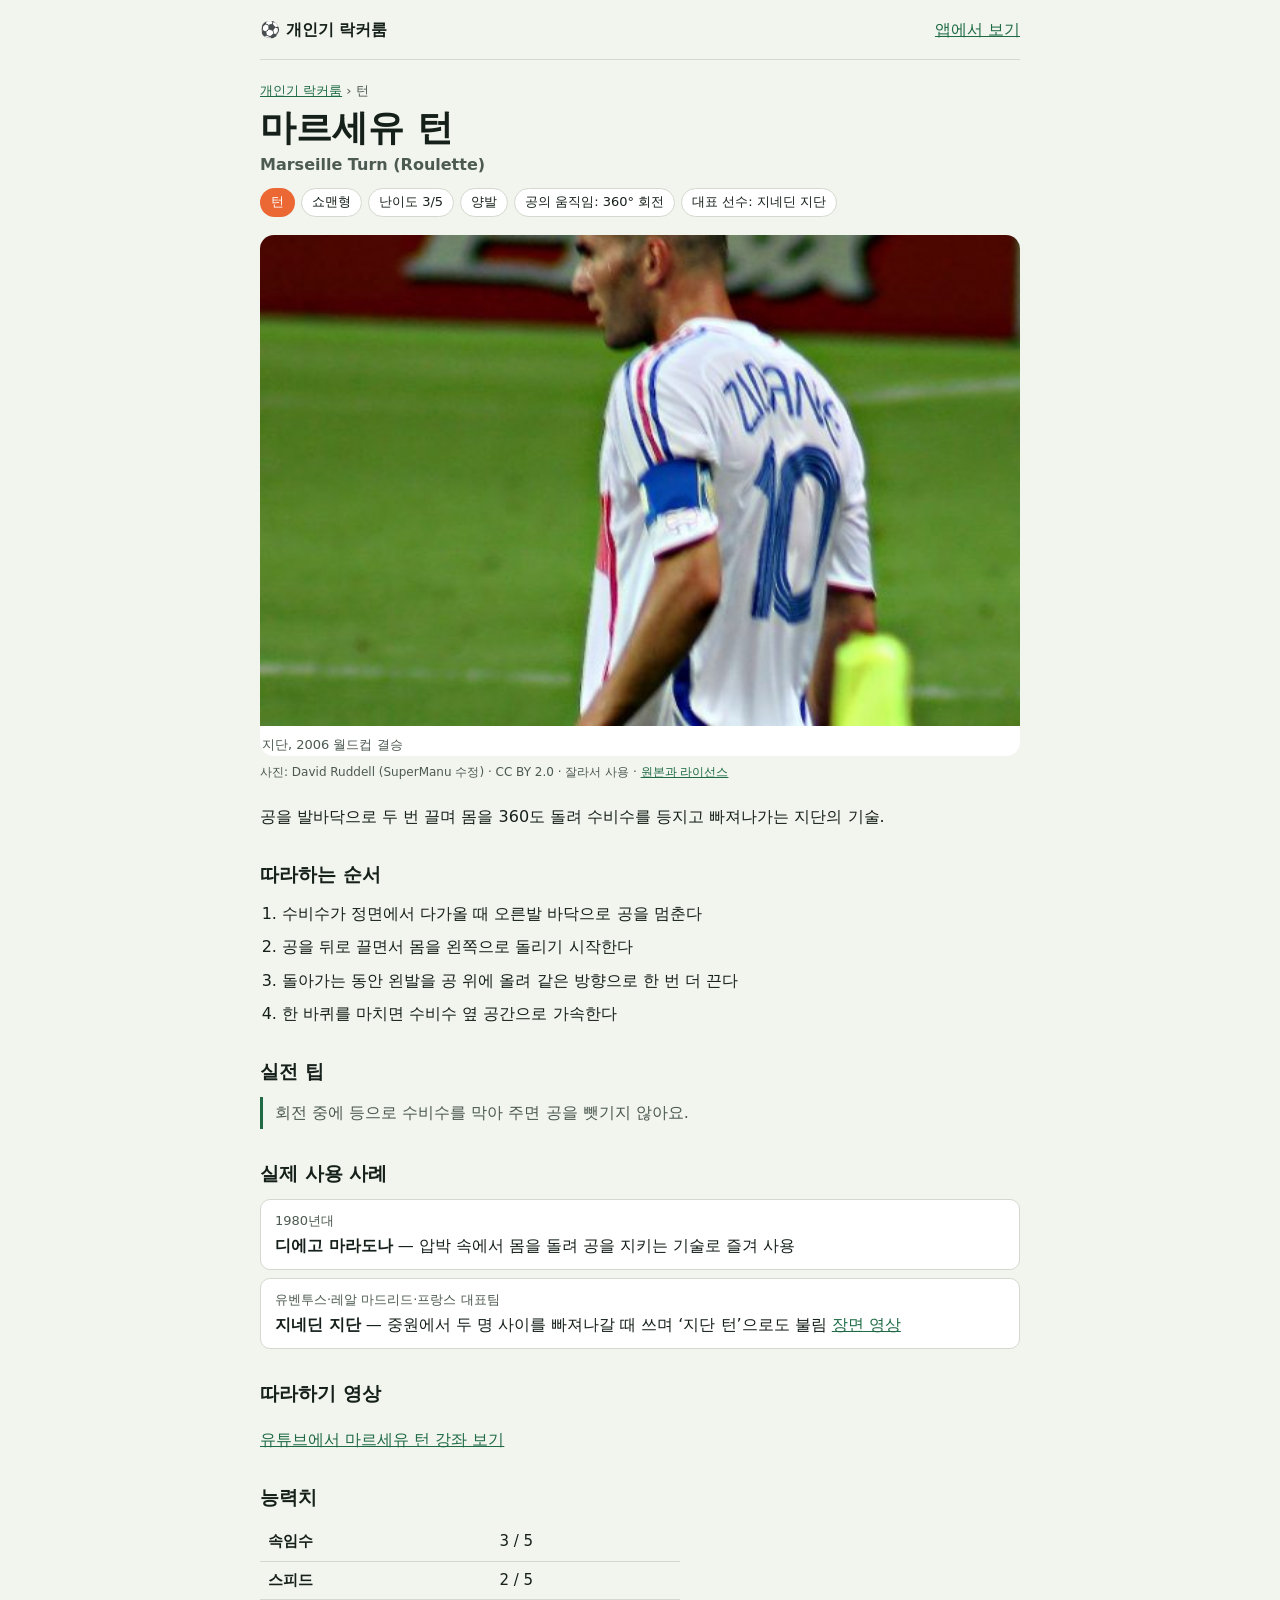
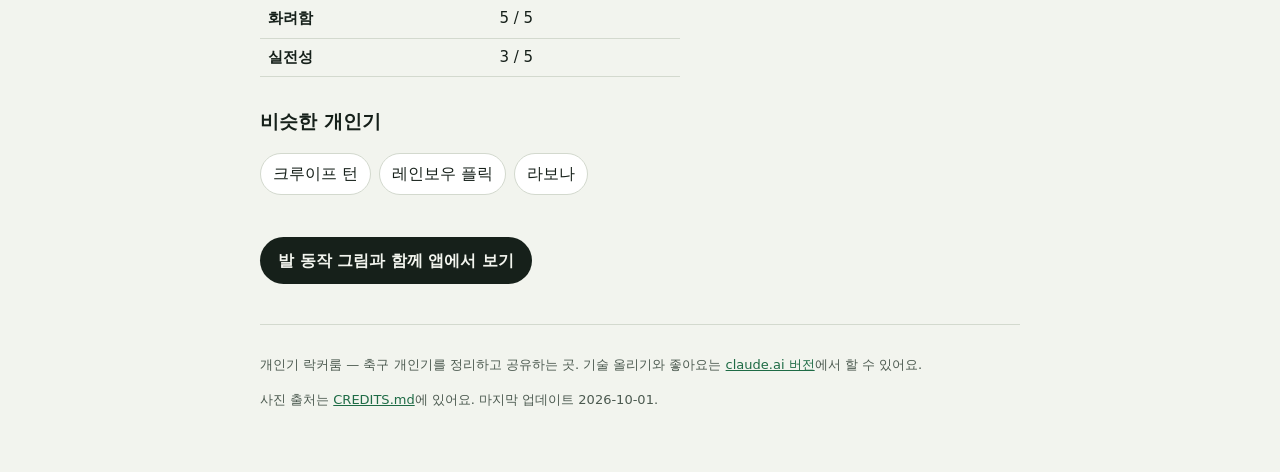
<file: skill-locker/skills/marseille.html>
<!doctype html>
<html lang="ko">
<head>
<meta charset="utf-8">
<meta name="viewport" content="width=device-width,initial-scale=1">
<title>마르세유 턴 (Marseille Turn (Roulette)) 하는 법 · 개인기 락커룸</title>
<meta name="description" content="공을 발바닥으로 두 번 끌며 몸을 360도 돌려 수비수를 등지고 빠져나가는 지단의 기술. 단계별 따라하는 순서, 실전 팁, 실제 선수 사용 사례와 영상.">
<link rel="canonical" href="https://bagseojun716-cpu.github.io/brawlranked-ai/skill-locker/skills/marseille.html">
<meta name="robots" content="index,follow">
<meta property="og:type" content="article">
<meta property="og:site_name" content="개인기 락커룸">
<meta property="og:locale" content="ko_KR">
<meta property="og:title" content="마르세유 턴 (Marseille Turn (Roulette)) 하는 법 · 개인기 락커룸">
<meta property="og:description" content="공을 발바닥으로 두 번 끌며 몸을 360도 돌려 수비수를 등지고 빠져나가는 지단의 기술. 단계별 따라하는 순서, 실전 팁, 실제 선수 사용 사례와 영상.">
<meta property="og:url" content="https://bagseojun716-cpu.github.io/brawlranked-ai/skill-locker/skills/marseille.html">
<meta property="og:image" content="https://bagseojun716-cpu.github.io/brawlranked-ai/skill-locker/images/marseille.jpg">
<meta name="twitter:card" content="summary_large_image">
<script type="application/ld+json">{"@context": "https://schema.org", "@type": "HowTo", "name": "마르세유 턴 하는 법", "description": "공을 발바닥으로 두 번 끌며 몸을 360도 돌려 수비수를 등지고 빠져나가는 지단의 기술.", "image": "https://bagseojun716-cpu.github.io/brawlranked-ai/skill-locker/images/marseille.jpg", "inLanguage": "ko", "step": [{"@type": "HowToStep", "position": 1, "text": "수비수가 정면에서 다가올 때 오른발 바닥으로 공을 멈춘다"}, {"@type": "HowToStep", "position": 2, "text": "공을 뒤로 끌면서 몸을 왼쪽으로 돌리기 시작한다"}, {"@type": "HowToStep", "position": 3, "text": "돌아가는 동안 왼발을 공 위에 올려 같은 방향으로 한 번 더 끈다"}, {"@type": "HowToStep", "position": 4, "text": "한 바퀴를 마치면 수비수 옆 공간으로 가속한다"}]}</script>
<script type="application/ld+json">{"@context": "https://schema.org", "@type": "BreadcrumbList", "itemListElement": [{"@type": "ListItem", "position": 1, "name": "개인기 락커룸", "item": "https://bagseojun716-cpu.github.io/brawlranked-ai/skill-locker/"}, {"@type": "ListItem", "position": 2, "name": "마르세유 턴", "item": "https://bagseojun716-cpu.github.io/brawlranked-ai/skill-locker/skills/marseille.html"}]}</script>
<style>
:root{--bg:#F2F4EE;--surface:#fff;--ink:#16201A;--ink-2:#4C5A50;--line:#D3D9CE;--pitch:#1E6B45;--card:#E3A900}
@media (prefers-color-scheme:dark){:root{color-scheme:dark;--bg:#0E1511;--surface:#16201A;--ink:#E4EBE5;--ink-2:#9AAA9F;--line:#2A382F;--pitch:#3FA46E;--card:#F2C230}}
*{box-sizing:border-box}
body{margin:0;background:var(--bg);color:var(--ink);font:16px/1.7 "IBM Plex Sans KR","Apple SD Gothic Neo","Malgun Gothic",system-ui,sans-serif;padding:0 16px 48px}
a{color:var(--pitch)}
.top{max-width:760px;margin:0 auto;height:60px;display:flex;align-items:center;justify-content:space-between;border-bottom:1px solid var(--line)}
.brand{font-weight:700;text-decoration:none;color:var(--ink)}
main{max-width:760px;margin:0 auto}
.crumb{font-size:13px;color:var(--ink-2);margin:20px 0 4px}
h1{font-size:clamp(28px,5vw,36px);line-height:1.2;margin:0}
.en{color:var(--ink-2);font-weight:600;margin:2px 0 10px}
.meta{display:flex;flex-wrap:wrap;gap:6px;margin:0 0 18px;padding:0;list-style:none}
.meta li{font-size:13px;padding:2px 10px;border-radius:999px;background:var(--surface);border:1px solid var(--line)}
.meta li.cat{color:#fff;border-color:transparent}
figure{margin:0 0 6px;border-radius:14px;overflow:hidden;background:var(--surface)}
figure img{display:block;width:100%;height:auto;aspect-ratio:17/11;object-fit:cover}
figcaption{font-size:13px;color:var(--ink-2);padding:8px 2px 0}
.credit{font-size:12px;color:var(--ink-2);margin:0 0 20px}
h2{font-size:19px;margin:28px 0 10px}
ol.steps{padding-left:22px;margin:0}
ol.steps li{margin:6px 0}
.tip{border-left:3px solid var(--pitch);padding:2px 0 2px 12px;color:var(--ink-2);margin:0}
ul.cases{list-style:none;padding:0;margin:0;display:grid;gap:8px}
ul.cases li{background:var(--surface);border:1px solid var(--line);border-radius:10px;padding:10px 14px}
.when{font-size:13px;color:var(--ink-2)}
table{border-collapse:collapse;width:100%;max-width:420px}
td,th{text-align:left;padding:6px 8px;border-bottom:1px solid var(--line);font-size:15px}
.cta{display:inline-block;margin-top:26px;padding:10px 18px;border-radius:999px;background:var(--ink);color:var(--bg);text-decoration:none;font-weight:600}
.related{display:flex;flex-wrap:wrap;gap:8px;padding:0;list-style:none}
.related a{display:inline-block;padding:6px 12px;border:1px solid var(--line);border-radius:999px;background:var(--surface);text-decoration:none;color:var(--ink)}
footer{max-width:760px;margin:40px auto 0;padding-top:16px;border-top:1px solid var(--line);font-size:13px;color:var(--ink-2)}
</style>
</head>
<body>
<header class="top"><a class="brand" href="../">⚽ 개인기 락커룸</a><a href="../#s-marseille">앱에서 보기</a></header>
<main>
<p class="crumb"><a href="../">개인기 락커룸</a> › 턴</p>
<h1>마르세유 턴</h1>
<p class="en">Marseille Turn (Roulette)</p>
<ul class="meta">
<li class="cat" style="background:#eb6834">턴</li>
<li>쇼맨형</li><li>난이도 3/5</li><li>양발</li>
<li>공의 움직임: 360° 회전</li>
<li>대표 선수: 지네딘 지단</li>
</ul>
<figure><img src="../images/marseille.jpg" width="544" height="352" alt="지단, 2006 월드컵 결승">
<figcaption>지단, 2006 월드컵 결승</figcaption></figure>
<p class="credit">사진: David Ruddell (SuperManu 수정) · CC BY 2.0 · 잘라서 사용 · <a href="https://commons.wikimedia.org/wiki/File:Zinedine_zidane_wcf_2006-edit.jpg" rel="noopener">원본과 라이선스</a></p>
<p>공을 발바닥으로 두 번 끌며 몸을 360도 돌려 수비수를 등지고 빠져나가는 지단의 기술.</p>
<h2>따라하는 순서</h2>
<ol class="steps"><li>수비수가 정면에서 다가올 때 오른발 바닥으로 공을 멈춘다</li><li>공을 뒤로 끌면서 몸을 왼쪽으로 돌리기 시작한다</li><li>돌아가는 동안 왼발을 공 위에 올려 같은 방향으로 한 번 더 끈다</li><li>한 바퀴를 마치면 수비수 옆 공간으로 가속한다</li></ol>
<h2>실전 팁</h2><p class="tip">회전 중에 등으로 수비수를 막아 주면 공을 뺏기지 않아요.</p>
<h2>실제 사용 사례</h2><ul class="cases"><li><div class="when">1980년대</div><strong>디에고 마라도나</strong> — 압박 속에서 몸을 돌려 공을 지키는 기술로 즐겨 사용</li><li><div class="when">유벤투스·레알 마드리드·프랑스 대표팀</div><strong>지네딘 지단</strong> — 중원에서 두 명 사이를 빠져나갈 때 쓰며 ‘지단 턴’으로도 불림 <a href="https://www.youtube.com/watch?v=gEvrGeachGM" rel="noopener">장면 영상</a></li></ul>
<h2>따라하기 영상</h2><p><a href="https://www.youtube.com/watch?v=3IpA1P1gB9k" rel="noopener">유튜브에서 마르세유 턴 강좌 보기</a></p>
<h2>능력치</h2>
<table><tbody><tr><th scope="row">속임수</th><td>3 / 5</td></tr><tr><th scope="row">스피드</th><td>2 / 5</td></tr><tr><th scope="row">화려함</th><td>5 / 5</td></tr><tr><th scope="row">실전성</th><td>3 / 5</td></tr></tbody></table>
<h2>비슷한 개인기</h2><ul class="related"><li><a href="cruyff.html">크루이프 턴</a></li><li><a href="rainbow.html">레인보우 플릭</a></li><li><a href="rabona.html">라보나</a></li></ul>
<a class="cta" href="../#s-marseille">발 동작 그림과 함께 앱에서 보기</a>
</main>
<footer>
<p>개인기 락커룸 — 축구 개인기를 정리하고 공유하는 곳. 기술 올리기와 좋아요는 <a href="https://claude.ai/artifact/VoSPHXCaaVwAfh5MBJycf3" rel="noopener">claude.ai 버전</a>에서 할 수 있어요.</p>
<p>사진 출처는 <a href="https://github.com/bagseojun716-cpu/brawlranked-ai/blob/main/skill-locker/CREDITS.md" rel="noopener">CREDITS.md</a>에 있어요. 마지막 업데이트 2026-10-01.</p>
</footer>
</body>
</html>
</file>
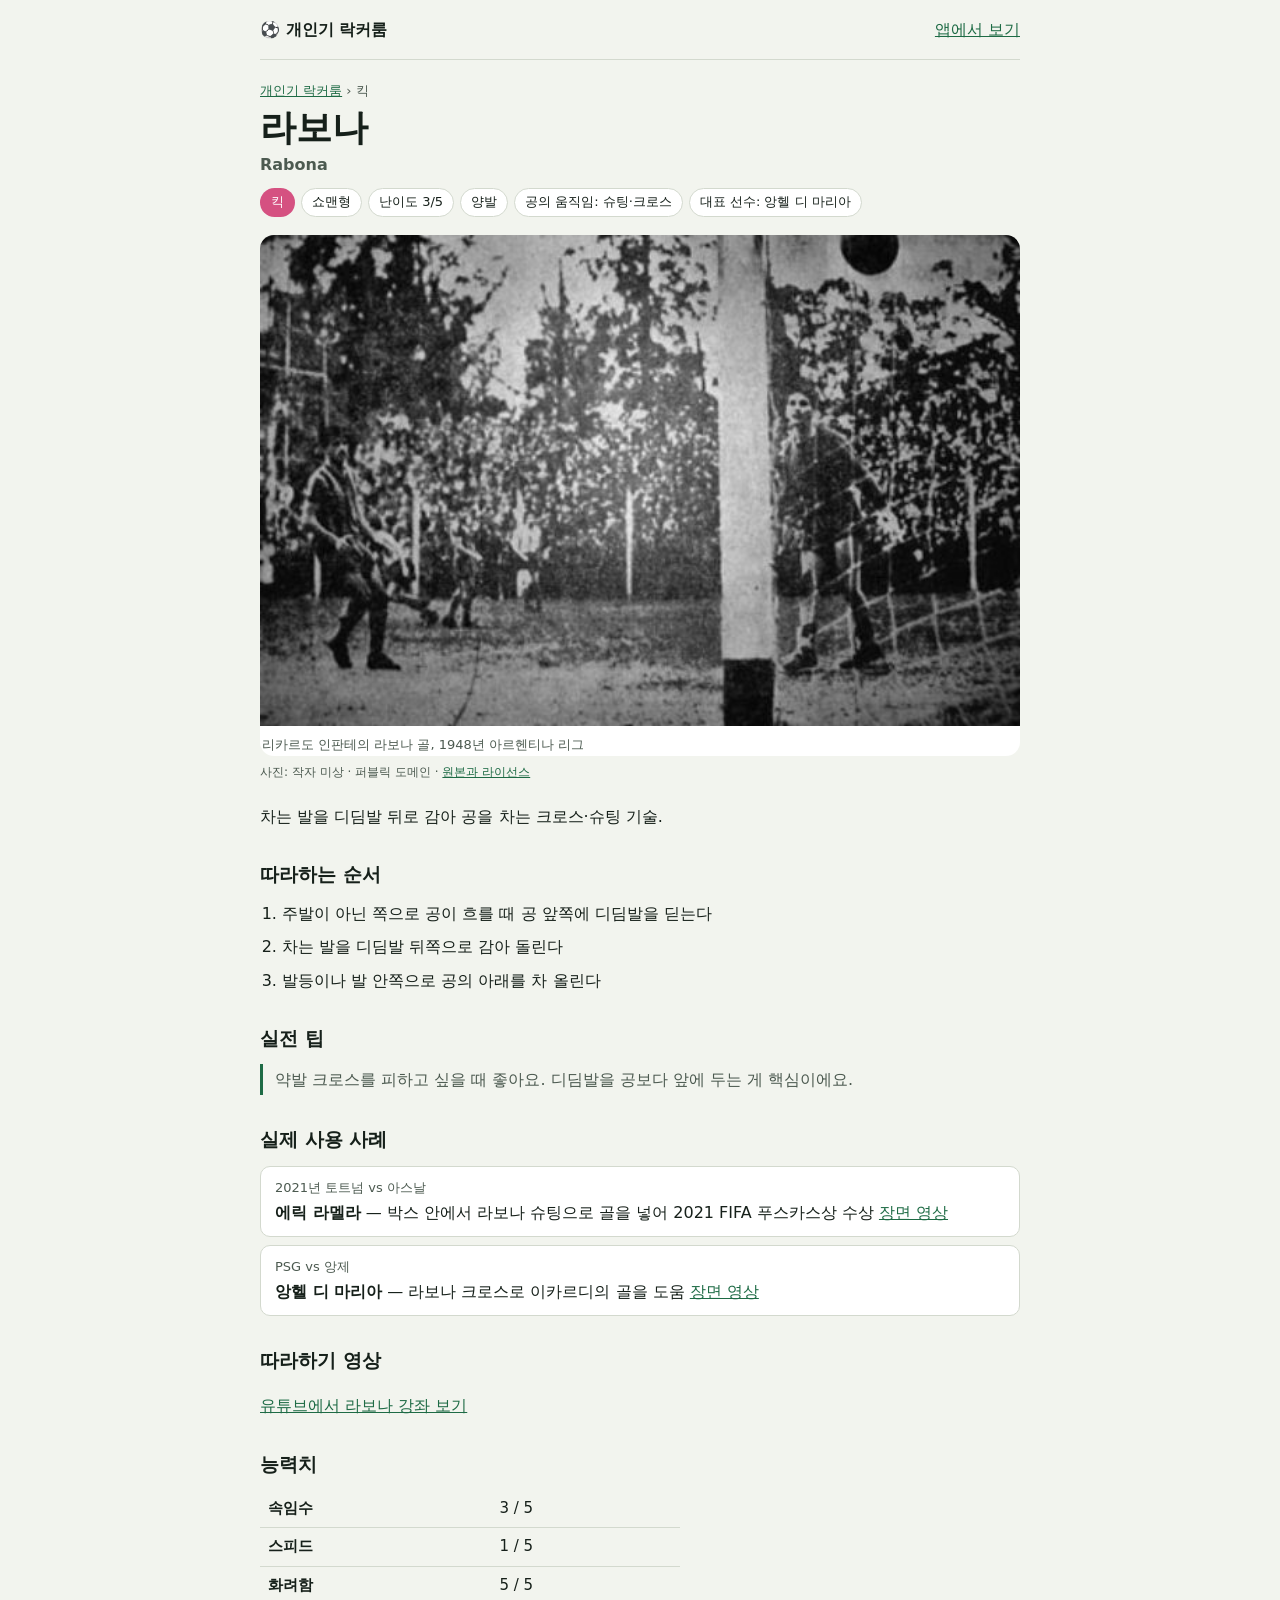
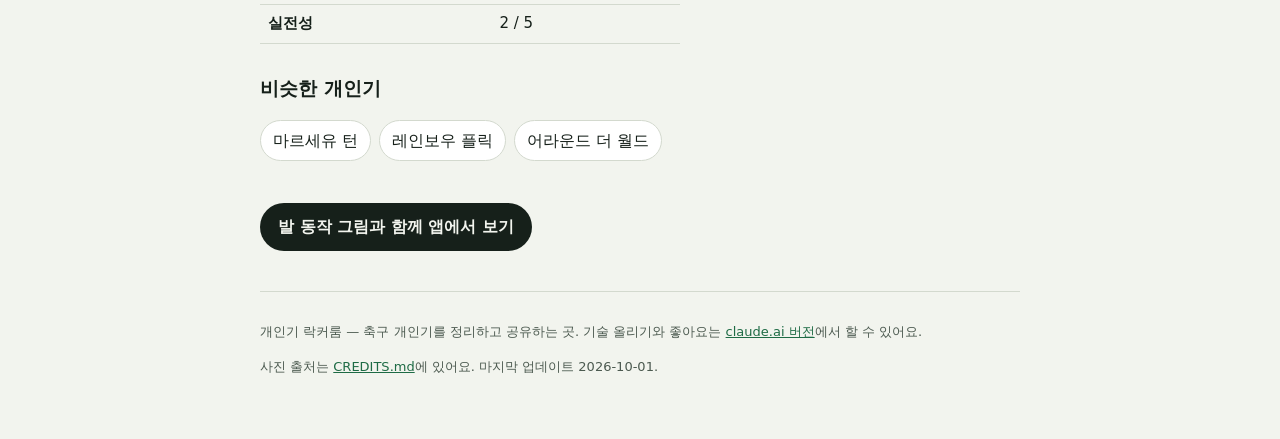
<file: skill-locker/skills/rabona.html>
<!doctype html>
<html lang="ko">
<head>
<meta charset="utf-8">
<meta name="viewport" content="width=device-width,initial-scale=1">
<title>라보나 (Rabona) 하는 법 · 개인기 락커룸</title>
<meta name="description" content="차는 발을 디딤발 뒤로 감아 공을 차는 크로스·슈팅 기술. 단계별 따라하는 순서, 실전 팁, 실제 선수 사용 사례와 영상.">
<link rel="canonical" href="https://bagseojun716-cpu.github.io/brawlranked-ai/skill-locker/skills/rabona.html">
<meta name="robots" content="index,follow">
<meta property="og:type" content="article">
<meta property="og:site_name" content="개인기 락커룸">
<meta property="og:locale" content="ko_KR">
<meta property="og:title" content="라보나 (Rabona) 하는 법 · 개인기 락커룸">
<meta property="og:description" content="차는 발을 디딤발 뒤로 감아 공을 차는 크로스·슈팅 기술. 단계별 따라하는 순서, 실전 팁, 실제 선수 사용 사례와 영상.">
<meta property="og:url" content="https://bagseojun716-cpu.github.io/brawlranked-ai/skill-locker/skills/rabona.html">
<meta property="og:image" content="https://bagseojun716-cpu.github.io/brawlranked-ai/skill-locker/images/rabona.jpg">
<meta name="twitter:card" content="summary_large_image">
<script type="application/ld+json">{"@context": "https://schema.org", "@type": "HowTo", "name": "라보나 하는 법", "description": "차는 발을 디딤발 뒤로 감아 공을 차는 크로스·슈팅 기술.", "image": "https://bagseojun716-cpu.github.io/brawlranked-ai/skill-locker/images/rabona.jpg", "inLanguage": "ko", "step": [{"@type": "HowToStep", "position": 1, "text": "주발이 아닌 쪽으로 공이 흐를 때 공 앞쪽에 디딤발을 딛는다"}, {"@type": "HowToStep", "position": 2, "text": "차는 발을 디딤발 뒤쪽으로 감아 돌린다"}, {"@type": "HowToStep", "position": 3, "text": "발등이나 발 안쪽으로 공의 아래를 차 올린다"}]}</script>
<script type="application/ld+json">{"@context": "https://schema.org", "@type": "BreadcrumbList", "itemListElement": [{"@type": "ListItem", "position": 1, "name": "개인기 락커룸", "item": "https://bagseojun716-cpu.github.io/brawlranked-ai/skill-locker/"}, {"@type": "ListItem", "position": 2, "name": "라보나", "item": "https://bagseojun716-cpu.github.io/brawlranked-ai/skill-locker/skills/rabona.html"}]}</script>
<style>
:root{--bg:#F2F4EE;--surface:#fff;--ink:#16201A;--ink-2:#4C5A50;--line:#D3D9CE;--pitch:#1E6B45;--card:#E3A900}
@media (prefers-color-scheme:dark){:root{color-scheme:dark;--bg:#0E1511;--surface:#16201A;--ink:#E4EBE5;--ink-2:#9AAA9F;--line:#2A382F;--pitch:#3FA46E;--card:#F2C230}}
*{box-sizing:border-box}
body{margin:0;background:var(--bg);color:var(--ink);font:16px/1.7 "IBM Plex Sans KR","Apple SD Gothic Neo","Malgun Gothic",system-ui,sans-serif;padding:0 16px 48px}
a{color:var(--pitch)}
.top{max-width:760px;margin:0 auto;height:60px;display:flex;align-items:center;justify-content:space-between;border-bottom:1px solid var(--line)}
.brand{font-weight:700;text-decoration:none;color:var(--ink)}
main{max-width:760px;margin:0 auto}
.crumb{font-size:13px;color:var(--ink-2);margin:20px 0 4px}
h1{font-size:clamp(28px,5vw,36px);line-height:1.2;margin:0}
.en{color:var(--ink-2);font-weight:600;margin:2px 0 10px}
.meta{display:flex;flex-wrap:wrap;gap:6px;margin:0 0 18px;padding:0;list-style:none}
.meta li{font-size:13px;padding:2px 10px;border-radius:999px;background:var(--surface);border:1px solid var(--line)}
.meta li.cat{color:#fff;border-color:transparent}
figure{margin:0 0 6px;border-radius:14px;overflow:hidden;background:var(--surface)}
figure img{display:block;width:100%;height:auto;aspect-ratio:17/11;object-fit:cover}
figcaption{font-size:13px;color:var(--ink-2);padding:8px 2px 0}
.credit{font-size:12px;color:var(--ink-2);margin:0 0 20px}
h2{font-size:19px;margin:28px 0 10px}
ol.steps{padding-left:22px;margin:0}
ol.steps li{margin:6px 0}
.tip{border-left:3px solid var(--pitch);padding:2px 0 2px 12px;color:var(--ink-2);margin:0}
ul.cases{list-style:none;padding:0;margin:0;display:grid;gap:8px}
ul.cases li{background:var(--surface);border:1px solid var(--line);border-radius:10px;padding:10px 14px}
.when{font-size:13px;color:var(--ink-2)}
table{border-collapse:collapse;width:100%;max-width:420px}
td,th{text-align:left;padding:6px 8px;border-bottom:1px solid var(--line);font-size:15px}
.cta{display:inline-block;margin-top:26px;padding:10px 18px;border-radius:999px;background:var(--ink);color:var(--bg);text-decoration:none;font-weight:600}
.related{display:flex;flex-wrap:wrap;gap:8px;padding:0;list-style:none}
.related a{display:inline-block;padding:6px 12px;border:1px solid var(--line);border-radius:999px;background:var(--surface);text-decoration:none;color:var(--ink)}
footer{max-width:760px;margin:40px auto 0;padding-top:16px;border-top:1px solid var(--line);font-size:13px;color:var(--ink-2)}
</style>
</head>
<body>
<header class="top"><a class="brand" href="../">⚽ 개인기 락커룸</a><a href="../#s-rabona">앱에서 보기</a></header>
<main>
<p class="crumb"><a href="../">개인기 락커룸</a> › 킥</p>
<h1>라보나</h1>
<p class="en">Rabona</p>
<ul class="meta">
<li class="cat" style="background:#d55181">킥</li>
<li>쇼맨형</li><li>난이도 3/5</li><li>양발</li>
<li>공의 움직임: 슈팅·크로스</li>
<li>대표 선수: 앙헬 디 마리아</li>
</ul>
<figure><img src="../images/rabona.jpg" width="544" height="352" alt="리카르도 인판테의 라보나 골, 1948년 아르헨티나 리그">
<figcaption>리카르도 인판테의 라보나 골, 1948년 아르헨티나 리그</figcaption></figure>
<p class="credit">사진: 작자 미상 · 퍼블릭 도메인 · <a href="https://commons.wikimedia.org/wiki/File:Infante-gol-de-rabona.jpg" rel="noopener">원본과 라이선스</a></p>
<p>차는 발을 디딤발 뒤로 감아 공을 차는 크로스·슈팅 기술.</p>
<h2>따라하는 순서</h2>
<ol class="steps"><li>주발이 아닌 쪽으로 공이 흐를 때 공 앞쪽에 디딤발을 딛는다</li><li>차는 발을 디딤발 뒤쪽으로 감아 돌린다</li><li>발등이나 발 안쪽으로 공의 아래를 차 올린다</li></ol>
<h2>실전 팁</h2><p class="tip">약발 크로스를 피하고 싶을 때 좋아요. 디딤발을 공보다 앞에 두는 게 핵심이에요.</p>
<h2>실제 사용 사례</h2><ul class="cases"><li><div class="when">2021년 토트넘 vs 아스날</div><strong>에릭 라멜라</strong> — 박스 안에서 라보나 슈팅으로 골을 넣어 2021 FIFA 푸스카스상 수상 <a href="https://www.youtube.com/watch?v=Nr90vS-joC4" rel="noopener">장면 영상</a></li><li><div class="when">PSG vs 앙제</div><strong>앙헬 디 마리아</strong> — 라보나 크로스로 이카르디의 골을 도움 <a href="https://www.youtube.com/watch?v=SN7mKxJdI7I" rel="noopener">장면 영상</a></li></ul>
<h2>따라하기 영상</h2><p><a href="https://www.youtube.com/watch?v=SnV3sG2X45Y" rel="noopener">유튜브에서 라보나 강좌 보기</a></p>
<h2>능력치</h2>
<table><tbody><tr><th scope="row">속임수</th><td>3 / 5</td></tr><tr><th scope="row">스피드</th><td>1 / 5</td></tr><tr><th scope="row">화려함</th><td>5 / 5</td></tr><tr><th scope="row">실전성</th><td>2 / 5</td></tr></tbody></table>
<h2>비슷한 개인기</h2><ul class="related"><li><a href="marseille.html">마르세유 턴</a></li><li><a href="rainbow.html">레인보우 플릭</a></li><li><a href="around-the-world.html">어라운드 더 월드</a></li></ul>
<a class="cta" href="../#s-rabona">발 동작 그림과 함께 앱에서 보기</a>
</main>
<footer>
<p>개인기 락커룸 — 축구 개인기를 정리하고 공유하는 곳. 기술 올리기와 좋아요는 <a href="https://claude.ai/artifact/VoSPHXCaaVwAfh5MBJycf3" rel="noopener">claude.ai 버전</a>에서 할 수 있어요.</p>
<p>사진 출처는 <a href="https://github.com/bagseojun716-cpu/brawlranked-ai/blob/main/skill-locker/CREDITS.md" rel="noopener">CREDITS.md</a>에 있어요. 마지막 업데이트 2026-10-01.</p>
</footer>
</body>
</html>
</file>
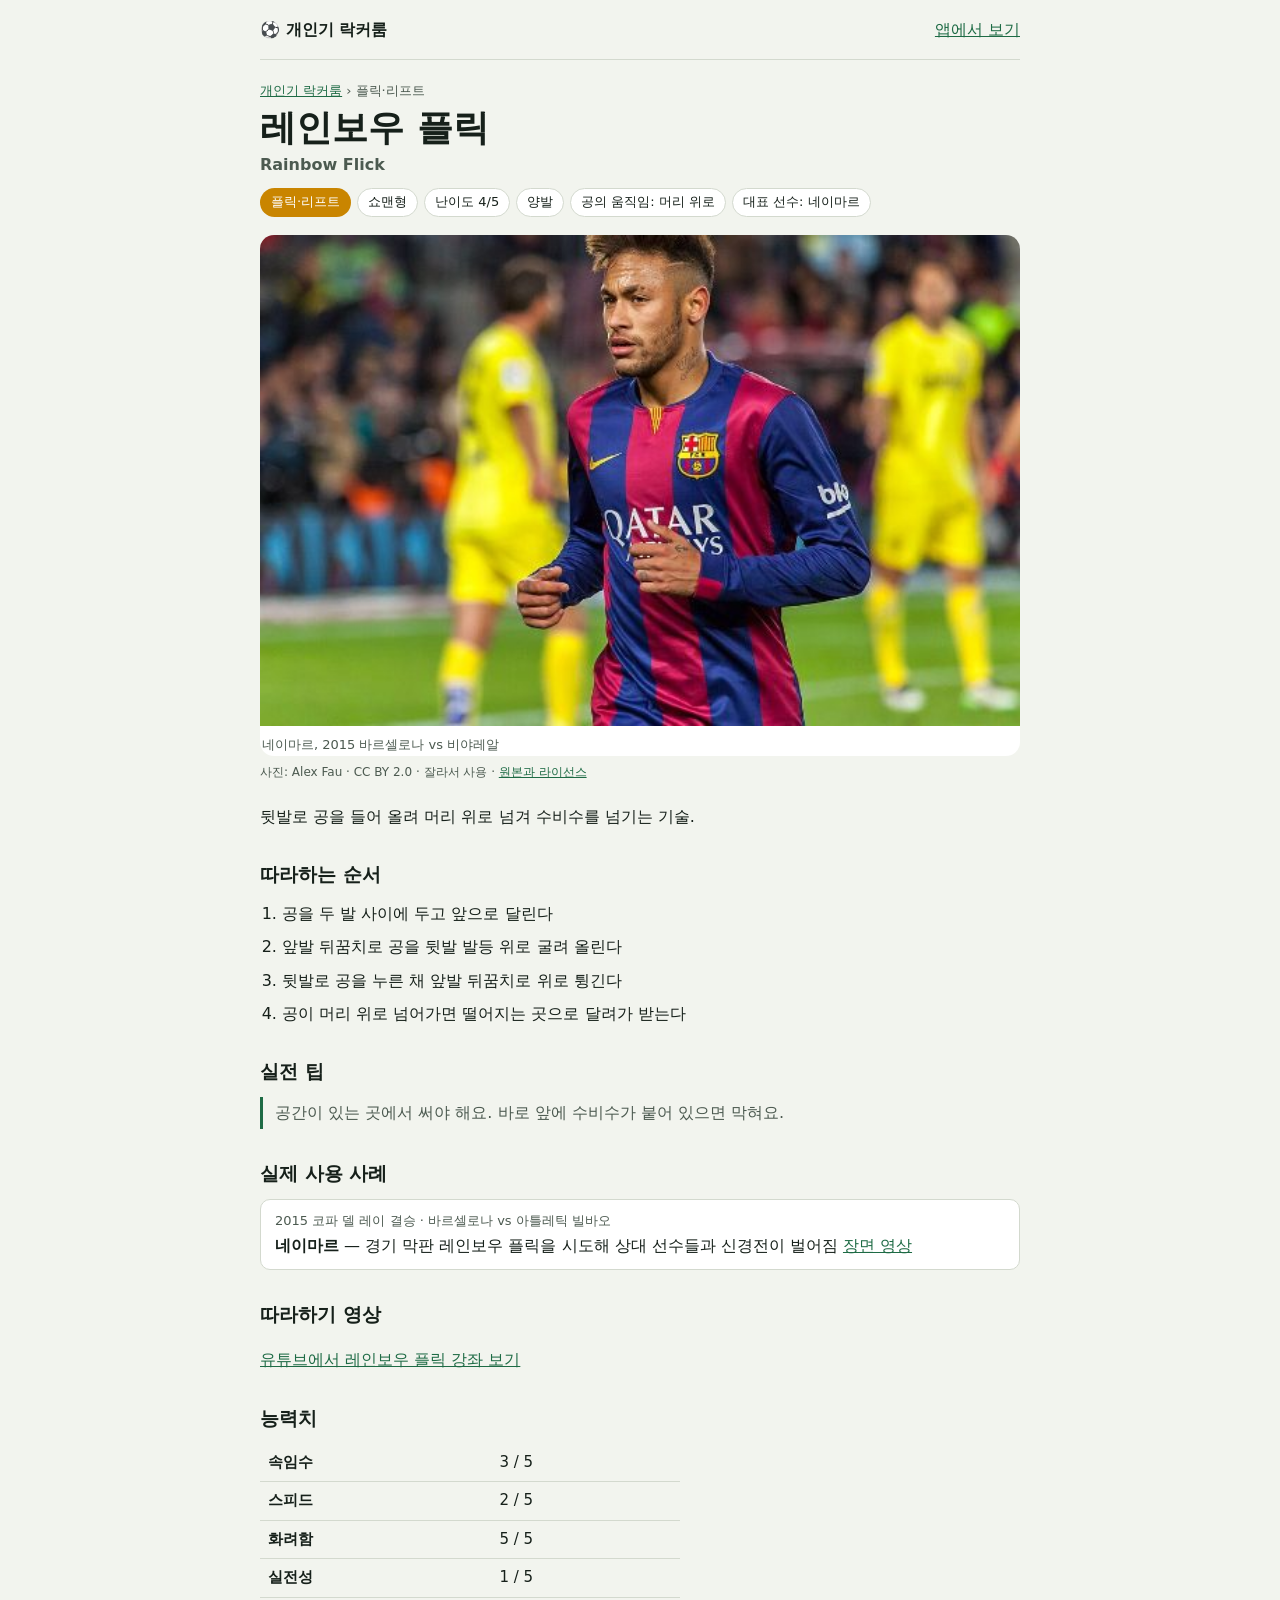
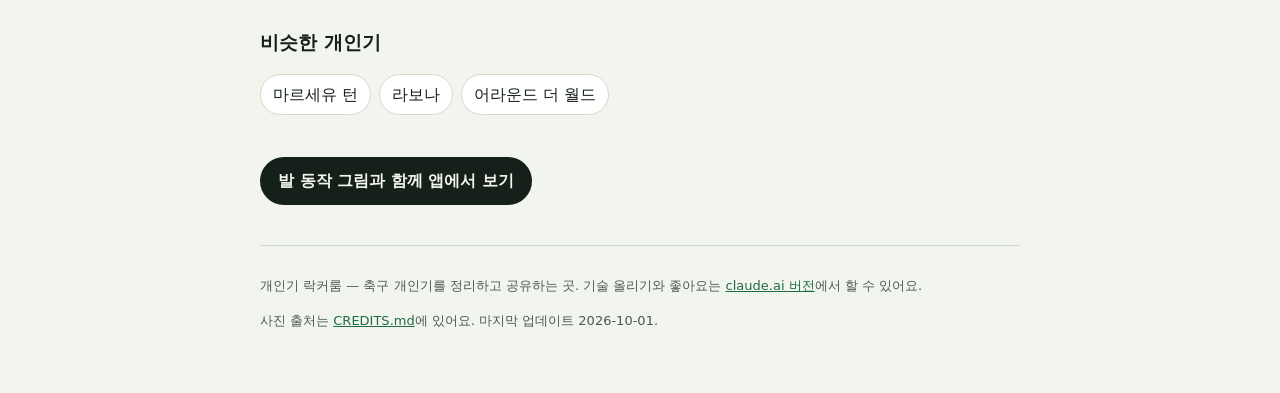
<file: skill-locker/skills/rainbow.html>
<!doctype html>
<html lang="ko">
<head>
<meta charset="utf-8">
<meta name="viewport" content="width=device-width,initial-scale=1">
<title>레인보우 플릭 (Rainbow Flick) 하는 법 · 개인기 락커룸</title>
<meta name="description" content="뒷발로 공을 들어 올려 머리 위로 넘겨 수비수를 넘기는 기술. 단계별 따라하는 순서, 실전 팁, 실제 선수 사용 사례와 영상.">
<link rel="canonical" href="https://bagseojun716-cpu.github.io/brawlranked-ai/skill-locker/skills/rainbow.html">
<meta name="robots" content="index,follow">
<meta property="og:type" content="article">
<meta property="og:site_name" content="개인기 락커룸">
<meta property="og:locale" content="ko_KR">
<meta property="og:title" content="레인보우 플릭 (Rainbow Flick) 하는 법 · 개인기 락커룸">
<meta property="og:description" content="뒷발로 공을 들어 올려 머리 위로 넘겨 수비수를 넘기는 기술. 단계별 따라하는 순서, 실전 팁, 실제 선수 사용 사례와 영상.">
<meta property="og:url" content="https://bagseojun716-cpu.github.io/brawlranked-ai/skill-locker/skills/rainbow.html">
<meta property="og:image" content="https://bagseojun716-cpu.github.io/brawlranked-ai/skill-locker/images/rainbow.jpg">
<meta name="twitter:card" content="summary_large_image">
<script type="application/ld+json">{"@context": "https://schema.org", "@type": "HowTo", "name": "레인보우 플릭 하는 법", "description": "뒷발로 공을 들어 올려 머리 위로 넘겨 수비수를 넘기는 기술.", "image": "https://bagseojun716-cpu.github.io/brawlranked-ai/skill-locker/images/rainbow.jpg", "inLanguage": "ko", "step": [{"@type": "HowToStep", "position": 1, "text": "공을 두 발 사이에 두고 앞으로 달린다"}, {"@type": "HowToStep", "position": 2, "text": "앞발 뒤꿈치로 공을 뒷발 발등 위로 굴려 올린다"}, {"@type": "HowToStep", "position": 3, "text": "뒷발로 공을 누른 채 앞발 뒤꿈치로 위로 튕긴다"}, {"@type": "HowToStep", "position": 4, "text": "공이 머리 위로 넘어가면 떨어지는 곳으로 달려가 받는다"}]}</script>
<script type="application/ld+json">{"@context": "https://schema.org", "@type": "BreadcrumbList", "itemListElement": [{"@type": "ListItem", "position": 1, "name": "개인기 락커룸", "item": "https://bagseojun716-cpu.github.io/brawlranked-ai/skill-locker/"}, {"@type": "ListItem", "position": 2, "name": "레인보우 플릭", "item": "https://bagseojun716-cpu.github.io/brawlranked-ai/skill-locker/skills/rainbow.html"}]}</script>
<style>
:root{--bg:#F2F4EE;--surface:#fff;--ink:#16201A;--ink-2:#4C5A50;--line:#D3D9CE;--pitch:#1E6B45;--card:#E3A900}
@media (prefers-color-scheme:dark){:root{color-scheme:dark;--bg:#0E1511;--surface:#16201A;--ink:#E4EBE5;--ink-2:#9AAA9F;--line:#2A382F;--pitch:#3FA46E;--card:#F2C230}}
*{box-sizing:border-box}
body{margin:0;background:var(--bg);color:var(--ink);font:16px/1.7 "IBM Plex Sans KR","Apple SD Gothic Neo","Malgun Gothic",system-ui,sans-serif;padding:0 16px 48px}
a{color:var(--pitch)}
.top{max-width:760px;margin:0 auto;height:60px;display:flex;align-items:center;justify-content:space-between;border-bottom:1px solid var(--line)}
.brand{font-weight:700;text-decoration:none;color:var(--ink)}
main{max-width:760px;margin:0 auto}
.crumb{font-size:13px;color:var(--ink-2);margin:20px 0 4px}
h1{font-size:clamp(28px,5vw,36px);line-height:1.2;margin:0}
.en{color:var(--ink-2);font-weight:600;margin:2px 0 10px}
.meta{display:flex;flex-wrap:wrap;gap:6px;margin:0 0 18px;padding:0;list-style:none}
.meta li{font-size:13px;padding:2px 10px;border-radius:999px;background:var(--surface);border:1px solid var(--line)}
.meta li.cat{color:#fff;border-color:transparent}
figure{margin:0 0 6px;border-radius:14px;overflow:hidden;background:var(--surface)}
figure img{display:block;width:100%;height:auto;aspect-ratio:17/11;object-fit:cover}
figcaption{font-size:13px;color:var(--ink-2);padding:8px 2px 0}
.credit{font-size:12px;color:var(--ink-2);margin:0 0 20px}
h2{font-size:19px;margin:28px 0 10px}
ol.steps{padding-left:22px;margin:0}
ol.steps li{margin:6px 0}
.tip{border-left:3px solid var(--pitch);padding:2px 0 2px 12px;color:var(--ink-2);margin:0}
ul.cases{list-style:none;padding:0;margin:0;display:grid;gap:8px}
ul.cases li{background:var(--surface);border:1px solid var(--line);border-radius:10px;padding:10px 14px}
.when{font-size:13px;color:var(--ink-2)}
table{border-collapse:collapse;width:100%;max-width:420px}
td,th{text-align:left;padding:6px 8px;border-bottom:1px solid var(--line);font-size:15px}
.cta{display:inline-block;margin-top:26px;padding:10px 18px;border-radius:999px;background:var(--ink);color:var(--bg);text-decoration:none;font-weight:600}
.related{display:flex;flex-wrap:wrap;gap:8px;padding:0;list-style:none}
.related a{display:inline-block;padding:6px 12px;border:1px solid var(--line);border-radius:999px;background:var(--surface);text-decoration:none;color:var(--ink)}
footer{max-width:760px;margin:40px auto 0;padding-top:16px;border-top:1px solid var(--line);font-size:13px;color:var(--ink-2)}
</style>
</head>
<body>
<header class="top"><a class="brand" href="../">⚽ 개인기 락커룸</a><a href="../#s-rainbow">앱에서 보기</a></header>
<main>
<p class="crumb"><a href="../">개인기 락커룸</a> › 플릭·리프트</p>
<h1>레인보우 플릭</h1>
<p class="en">Rainbow Flick</p>
<ul class="meta">
<li class="cat" style="background:#c98500">플릭·리프트</li>
<li>쇼맨형</li><li>난이도 4/5</li><li>양발</li>
<li>공의 움직임: 머리 위로</li>
<li>대표 선수: 네이마르</li>
</ul>
<figure><img src="../images/rainbow.jpg" width="544" height="352" alt="네이마르, 2015 바르셀로나 vs 비야레알">
<figcaption>네이마르, 2015 바르셀로나 vs 비야레알</figcaption></figure>
<p class="credit">사진: Alex Fau · CC BY 2.0 · 잘라서 사용 · <a href="https://commons.wikimedia.org/wiki/File:Neymar_(16245492137).jpg" rel="noopener">원본과 라이선스</a></p>
<p>뒷발로 공을 들어 올려 머리 위로 넘겨 수비수를 넘기는 기술.</p>
<h2>따라하는 순서</h2>
<ol class="steps"><li>공을 두 발 사이에 두고 앞으로 달린다</li><li>앞발 뒤꿈치로 공을 뒷발 발등 위로 굴려 올린다</li><li>뒷발로 공을 누른 채 앞발 뒤꿈치로 위로 튕긴다</li><li>공이 머리 위로 넘어가면 떨어지는 곳으로 달려가 받는다</li></ol>
<h2>실전 팁</h2><p class="tip">공간이 있는 곳에서 써야 해요. 바로 앞에 수비수가 붙어 있으면 막혀요.</p>
<h2>실제 사용 사례</h2><ul class="cases"><li><div class="when">2015 코파 델 레이 결승 · 바르셀로나 vs 아틀레틱 빌바오</div><strong>네이마르</strong> — 경기 막판 레인보우 플릭을 시도해 상대 선수들과 신경전이 벌어짐 <a href="https://www.youtube.com/watch?v=MbJflOS4aiM" rel="noopener">장면 영상</a></li></ul>
<h2>따라하기 영상</h2><p><a href="https://www.youtube.com/watch?v=8YqJNkHO6hg" rel="noopener">유튜브에서 레인보우 플릭 강좌 보기</a></p>
<h2>능력치</h2>
<table><tbody><tr><th scope="row">속임수</th><td>3 / 5</td></tr><tr><th scope="row">스피드</th><td>2 / 5</td></tr><tr><th scope="row">화려함</th><td>5 / 5</td></tr><tr><th scope="row">실전성</th><td>1 / 5</td></tr></tbody></table>
<h2>비슷한 개인기</h2><ul class="related"><li><a href="marseille.html">마르세유 턴</a></li><li><a href="rabona.html">라보나</a></li><li><a href="around-the-world.html">어라운드 더 월드</a></li></ul>
<a class="cta" href="../#s-rainbow">발 동작 그림과 함께 앱에서 보기</a>
</main>
<footer>
<p>개인기 락커룸 — 축구 개인기를 정리하고 공유하는 곳. 기술 올리기와 좋아요는 <a href="https://claude.ai/artifact/VoSPHXCaaVwAfh5MBJycf3" rel="noopener">claude.ai 버전</a>에서 할 수 있어요.</p>
<p>사진 출처는 <a href="https://github.com/bagseojun716-cpu/brawlranked-ai/blob/main/skill-locker/CREDITS.md" rel="noopener">CREDITS.md</a>에 있어요. 마지막 업데이트 2026-10-01.</p>
</footer>
</body>
</html>
</file>
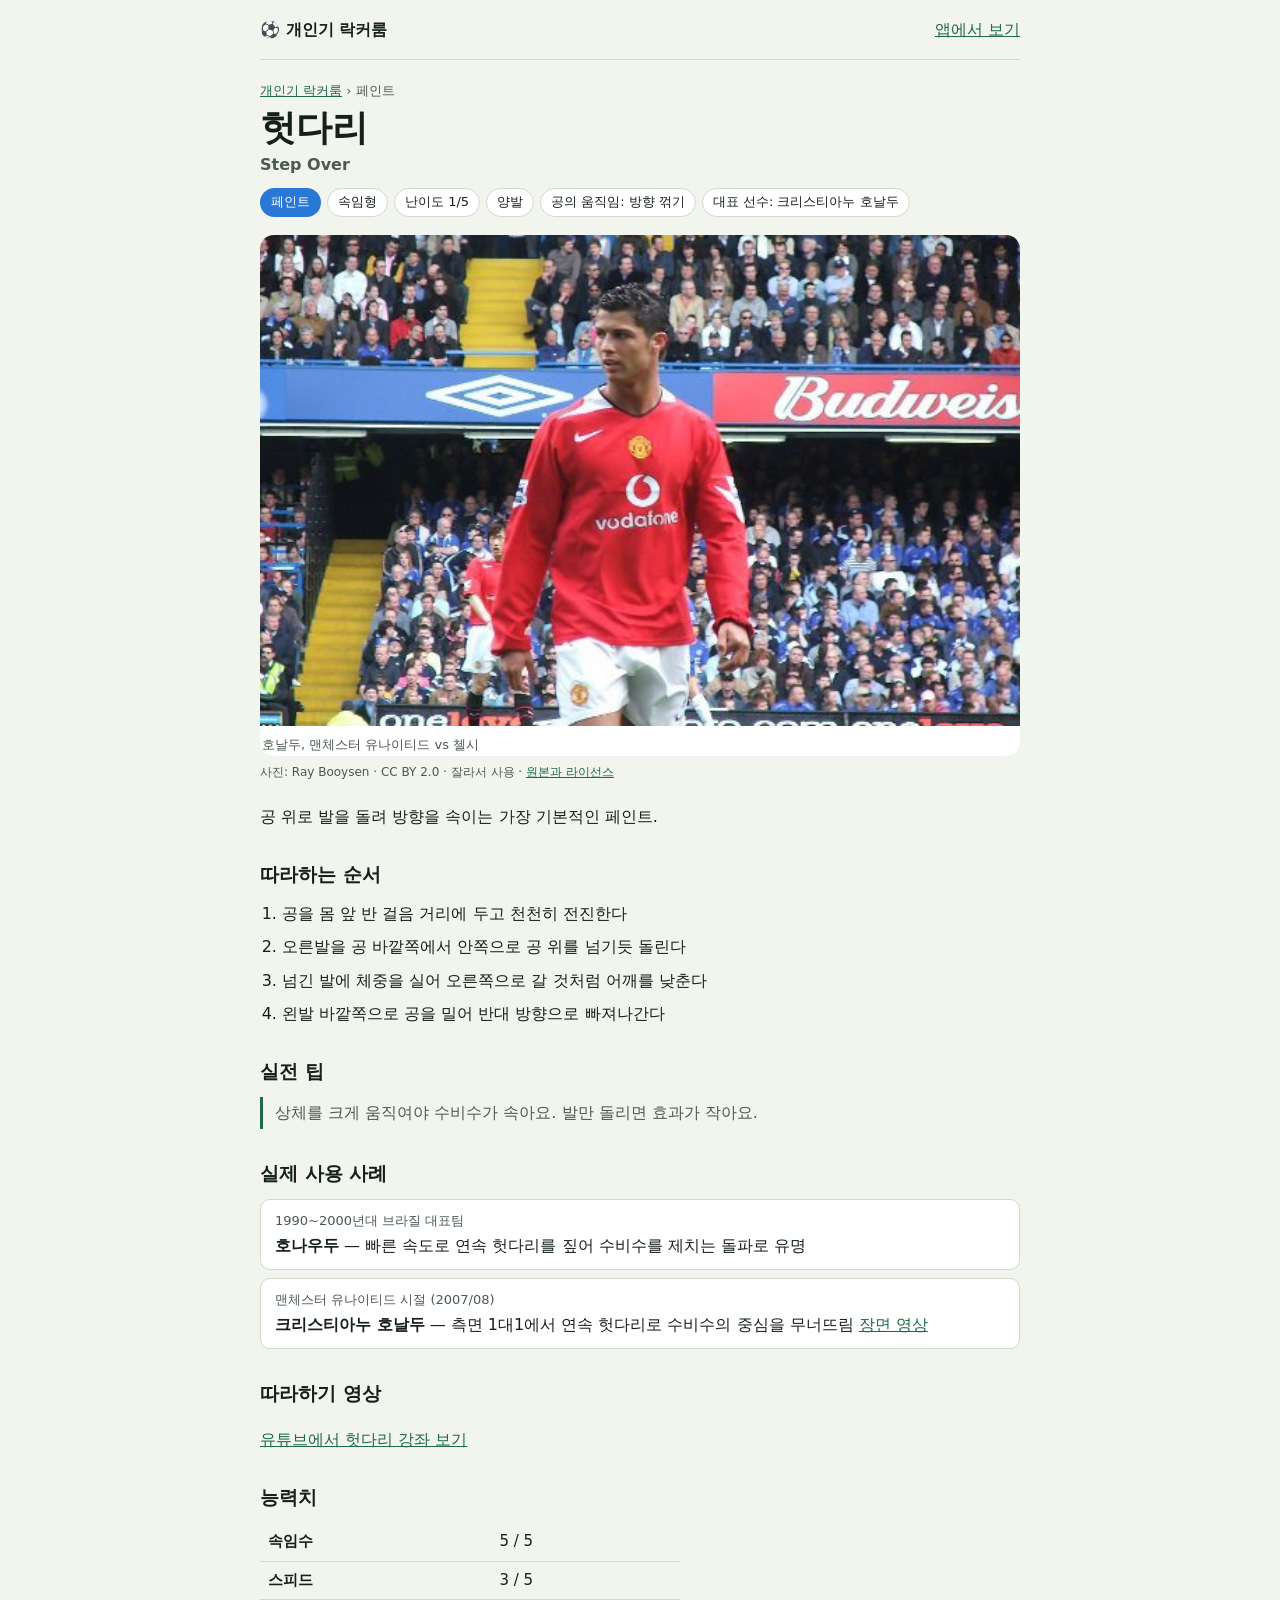
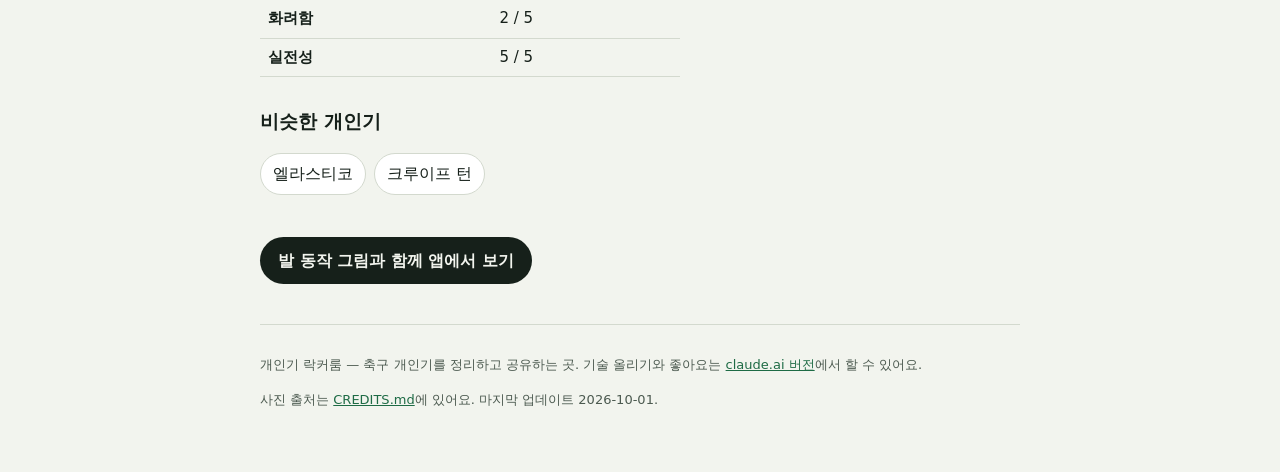
<file: skill-locker/skills/stepover.html>
<!doctype html>
<html lang="ko">
<head>
<meta charset="utf-8">
<meta name="viewport" content="width=device-width,initial-scale=1">
<title>헛다리 (Step Over) 하는 법 · 개인기 락커룸</title>
<meta name="description" content="공 위로 발을 돌려 방향을 속이는 가장 기본적인 페인트. 단계별 따라하는 순서, 실전 팁, 실제 선수 사용 사례와 영상.">
<link rel="canonical" href="https://bagseojun716-cpu.github.io/brawlranked-ai/skill-locker/skills/stepover.html">
<meta name="robots" content="index,follow">
<meta property="og:type" content="article">
<meta property="og:site_name" content="개인기 락커룸">
<meta property="og:locale" content="ko_KR">
<meta property="og:title" content="헛다리 (Step Over) 하는 법 · 개인기 락커룸">
<meta property="og:description" content="공 위로 발을 돌려 방향을 속이는 가장 기본적인 페인트. 단계별 따라하는 순서, 실전 팁, 실제 선수 사용 사례와 영상.">
<meta property="og:url" content="https://bagseojun716-cpu.github.io/brawlranked-ai/skill-locker/skills/stepover.html">
<meta property="og:image" content="https://bagseojun716-cpu.github.io/brawlranked-ai/skill-locker/images/stepover.jpg">
<meta name="twitter:card" content="summary_large_image">
<script type="application/ld+json">{"@context": "https://schema.org", "@type": "HowTo", "name": "헛다리 하는 법", "description": "공 위로 발을 돌려 방향을 속이는 가장 기본적인 페인트.", "image": "https://bagseojun716-cpu.github.io/brawlranked-ai/skill-locker/images/stepover.jpg", "inLanguage": "ko", "step": [{"@type": "HowToStep", "position": 1, "text": "공을 몸 앞 반 걸음 거리에 두고 천천히 전진한다"}, {"@type": "HowToStep", "position": 2, "text": "오른발을 공 바깥쪽에서 안쪽으로 공 위를 넘기듯 돌린다"}, {"@type": "HowToStep", "position": 3, "text": "넘긴 발에 체중을 실어 오른쪽으로 갈 것처럼 어깨를 낮춘다"}, {"@type": "HowToStep", "position": 4, "text": "왼발 바깥쪽으로 공을 밀어 반대 방향으로 빠져나간다"}]}</script>
<script type="application/ld+json">{"@context": "https://schema.org", "@type": "BreadcrumbList", "itemListElement": [{"@type": "ListItem", "position": 1, "name": "개인기 락커룸", "item": "https://bagseojun716-cpu.github.io/brawlranked-ai/skill-locker/"}, {"@type": "ListItem", "position": 2, "name": "헛다리", "item": "https://bagseojun716-cpu.github.io/brawlranked-ai/skill-locker/skills/stepover.html"}]}</script>
<style>
:root{--bg:#F2F4EE;--surface:#fff;--ink:#16201A;--ink-2:#4C5A50;--line:#D3D9CE;--pitch:#1E6B45;--card:#E3A900}
@media (prefers-color-scheme:dark){:root{color-scheme:dark;--bg:#0E1511;--surface:#16201A;--ink:#E4EBE5;--ink-2:#9AAA9F;--line:#2A382F;--pitch:#3FA46E;--card:#F2C230}}
*{box-sizing:border-box}
body{margin:0;background:var(--bg);color:var(--ink);font:16px/1.7 "IBM Plex Sans KR","Apple SD Gothic Neo","Malgun Gothic",system-ui,sans-serif;padding:0 16px 48px}
a{color:var(--pitch)}
.top{max-width:760px;margin:0 auto;height:60px;display:flex;align-items:center;justify-content:space-between;border-bottom:1px solid var(--line)}
.brand{font-weight:700;text-decoration:none;color:var(--ink)}
main{max-width:760px;margin:0 auto}
.crumb{font-size:13px;color:var(--ink-2);margin:20px 0 4px}
h1{font-size:clamp(28px,5vw,36px);line-height:1.2;margin:0}
.en{color:var(--ink-2);font-weight:600;margin:2px 0 10px}
.meta{display:flex;flex-wrap:wrap;gap:6px;margin:0 0 18px;padding:0;list-style:none}
.meta li{font-size:13px;padding:2px 10px;border-radius:999px;background:var(--surface);border:1px solid var(--line)}
.meta li.cat{color:#fff;border-color:transparent}
figure{margin:0 0 6px;border-radius:14px;overflow:hidden;background:var(--surface)}
figure img{display:block;width:100%;height:auto;aspect-ratio:17/11;object-fit:cover}
figcaption{font-size:13px;color:var(--ink-2);padding:8px 2px 0}
.credit{font-size:12px;color:var(--ink-2);margin:0 0 20px}
h2{font-size:19px;margin:28px 0 10px}
ol.steps{padding-left:22px;margin:0}
ol.steps li{margin:6px 0}
.tip{border-left:3px solid var(--pitch);padding:2px 0 2px 12px;color:var(--ink-2);margin:0}
ul.cases{list-style:none;padding:0;margin:0;display:grid;gap:8px}
ul.cases li{background:var(--surface);border:1px solid var(--line);border-radius:10px;padding:10px 14px}
.when{font-size:13px;color:var(--ink-2)}
table{border-collapse:collapse;width:100%;max-width:420px}
td,th{text-align:left;padding:6px 8px;border-bottom:1px solid var(--line);font-size:15px}
.cta{display:inline-block;margin-top:26px;padding:10px 18px;border-radius:999px;background:var(--ink);color:var(--bg);text-decoration:none;font-weight:600}
.related{display:flex;flex-wrap:wrap;gap:8px;padding:0;list-style:none}
.related a{display:inline-block;padding:6px 12px;border:1px solid var(--line);border-radius:999px;background:var(--surface);text-decoration:none;color:var(--ink)}
footer{max-width:760px;margin:40px auto 0;padding-top:16px;border-top:1px solid var(--line);font-size:13px;color:var(--ink-2)}
</style>
</head>
<body>
<header class="top"><a class="brand" href="../">⚽ 개인기 락커룸</a><a href="../#s-stepover">앱에서 보기</a></header>
<main>
<p class="crumb"><a href="../">개인기 락커룸</a> › 페인트</p>
<h1>헛다리</h1>
<p class="en">Step Over</p>
<ul class="meta">
<li class="cat" style="background:#2a78d6">페인트</li>
<li>속임형</li><li>난이도 1/5</li><li>양발</li>
<li>공의 움직임: 방향 꺾기</li>
<li>대표 선수: 크리스티아누 호날두</li>
</ul>
<figure><img src="../images/stepover.jpg" width="544" height="352" alt="호날두, 맨체스터 유나이티드 vs 첼시">
<figcaption>호날두, 맨체스터 유나이티드 vs 첼시</figcaption></figure>
<p class="credit">사진: Ray Booysen · CC BY 2.0 · 잘라서 사용 · <a href="https://commons.wikimedia.org/wiki/File:Ronaldo_-_Manchester_United_vs_Chelsea.jpg" rel="noopener">원본과 라이선스</a></p>
<p>공 위로 발을 돌려 방향을 속이는 가장 기본적인 페인트.</p>
<h2>따라하는 순서</h2>
<ol class="steps"><li>공을 몸 앞 반 걸음 거리에 두고 천천히 전진한다</li><li>오른발을 공 바깥쪽에서 안쪽으로 공 위를 넘기듯 돌린다</li><li>넘긴 발에 체중을 실어 오른쪽으로 갈 것처럼 어깨를 낮춘다</li><li>왼발 바깥쪽으로 공을 밀어 반대 방향으로 빠져나간다</li></ol>
<h2>실전 팁</h2><p class="tip">상체를 크게 움직여야 수비수가 속아요. 발만 돌리면 효과가 작아요.</p>
<h2>실제 사용 사례</h2><ul class="cases"><li><div class="when">1990~2000년대 브라질 대표팀</div><strong>호나우두</strong> — 빠른 속도로 연속 헛다리를 짚어 수비수를 제치는 돌파로 유명</li><li><div class="when">맨체스터 유나이티드 시절 (2007/08)</div><strong>크리스티아누 호날두</strong> — 측면 1대1에서 연속 헛다리로 수비수의 중심을 무너뜨림 <a href="https://www.youtube.com/watch?v=Yq7Yy8H5J-8" rel="noopener">장면 영상</a></li></ul>
<h2>따라하기 영상</h2><p><a href="https://www.youtube.com/watch?v=y1UJrlWu7J8" rel="noopener">유튜브에서 헛다리 강좌 보기</a></p>
<h2>능력치</h2>
<table><tbody><tr><th scope="row">속임수</th><td>5 / 5</td></tr><tr><th scope="row">스피드</th><td>3 / 5</td></tr><tr><th scope="row">화려함</th><td>2 / 5</td></tr><tr><th scope="row">실전성</th><td>5 / 5</td></tr></tbody></table>
<h2>비슷한 개인기</h2><ul class="related"><li><a href="elastico.html">엘라스티코</a></li><li><a href="cruyff.html">크루이프 턴</a></li></ul>
<a class="cta" href="../#s-stepover">발 동작 그림과 함께 앱에서 보기</a>
</main>
<footer>
<p>개인기 락커룸 — 축구 개인기를 정리하고 공유하는 곳. 기술 올리기와 좋아요는 <a href="https://claude.ai/artifact/VoSPHXCaaVwAfh5MBJycf3" rel="noopener">claude.ai 버전</a>에서 할 수 있어요.</p>
<p>사진 출처는 <a href="https://github.com/bagseojun716-cpu/brawlranked-ai/blob/main/skill-locker/CREDITS.md" rel="noopener">CREDITS.md</a>에 있어요. 마지막 업데이트 2026-10-01.</p>
</footer>
</body>
</html>
</file>
<file: brawl-ai/style.css>
/* 🌌 전체 */
body{
  margin:0;
  font-family:'Segoe UI',sans-serif;
  background: radial-gradient(circle at top, #0f172a, #020617);
  color:white;
  text-align:center;
}

/* 🔥 타이틀 */
h1{
  font-size:40px;
  margin:20px;
  text-shadow:0 0 20px #38bdf8;
}

/* 🧱 상단 */
.top{
  display:flex;
  justify-content:space-around;
  align-items:center;
  margin:20px;
  gap:20px;
  flex-wrap:wrap;
}

/* 📦 픽 박스 */
.pickBox{
  width:280px;
  min-height:110px;
  border-radius:15px;
  border:2px dashed #334155;
  padding:10px;
  display:flex;
  flex-wrap:wrap;
  gap:10px;
  background:rgba(255,255,255,0.05);
  backdrop-filter:blur(10px);
  transition:0.3s;
}

.pickBox.dragover{
  background:rgba(56,189,248,0.2);
  transform:scale(1.05);
}

/* 🎴 브롤러 그리드 (핵심🔥) */
#brawlerGrid{
  display:grid;
  grid-template-columns: repeat(auto-fill, minmax(90px, 1fr));
  gap:14px;
  padding:20px;
}

/* 🎴 카드 */
.card{
  width:100%;
  background:#020617;
  border-radius:14px;
  padding:6px;
  cursor:grab;
  transition:0.25s;
  text-align:center;
}

.card:hover{
  transform:scale(1.12);
  box-shadow:0 0 18px #38bdf8;
}

.card img{
  width:100%;
  border-radius:10px;
}

.card div{
  font-size:12px;
  margin-top:4px;
}

/* 🧩 픽된 카드 */
.pick{
  width:65px;
  cursor:pointer;
  transition:0.2s;
}

.pick img{
  width:100%;
  border-radius:10px;
}

.pick:hover{
  transform:scale(1.2);
}

/* 🎯 중앙 */
.centerBox{
  display:flex;
  flex-direction:column;
  gap:10px;
}

/* 🎚️ select */
select{
  padding:10px;
  border-radius:10px;
  border:none;
  background:#0f172a;
  color:white;
  font-size:14px;
}

/* 🔥 버튼 */
button{
  margin-top:20px;
  padding:12px 25px;
  font-size:18px;
  border:none;
  border-radius:15px;
  background:linear-gradient(45deg,#38bdf8,#6366f1);
  color:white;
  cursor:pointer;
  transition:0.3s;
}

button:hover{
  transform:scale(1.1);
  box-shadow:0 0 20px #38bdf8;
}

/* 💥 결과 */
#result{
  margin-top:20px;
  font-size:22px;
  color:#facc15;
  text-shadow:0 0 10px #facc15;
}

/* 📱 반응형 (모바일) */
@media (max-width: 600px){
  #brawlerGrid{
    grid-template-columns: repeat(auto-fill, minmax(70px, 1fr));
  }

  .card div{
    font-size:10px;
  }

  .pick{
    width:55px;
  }
}
</file>
